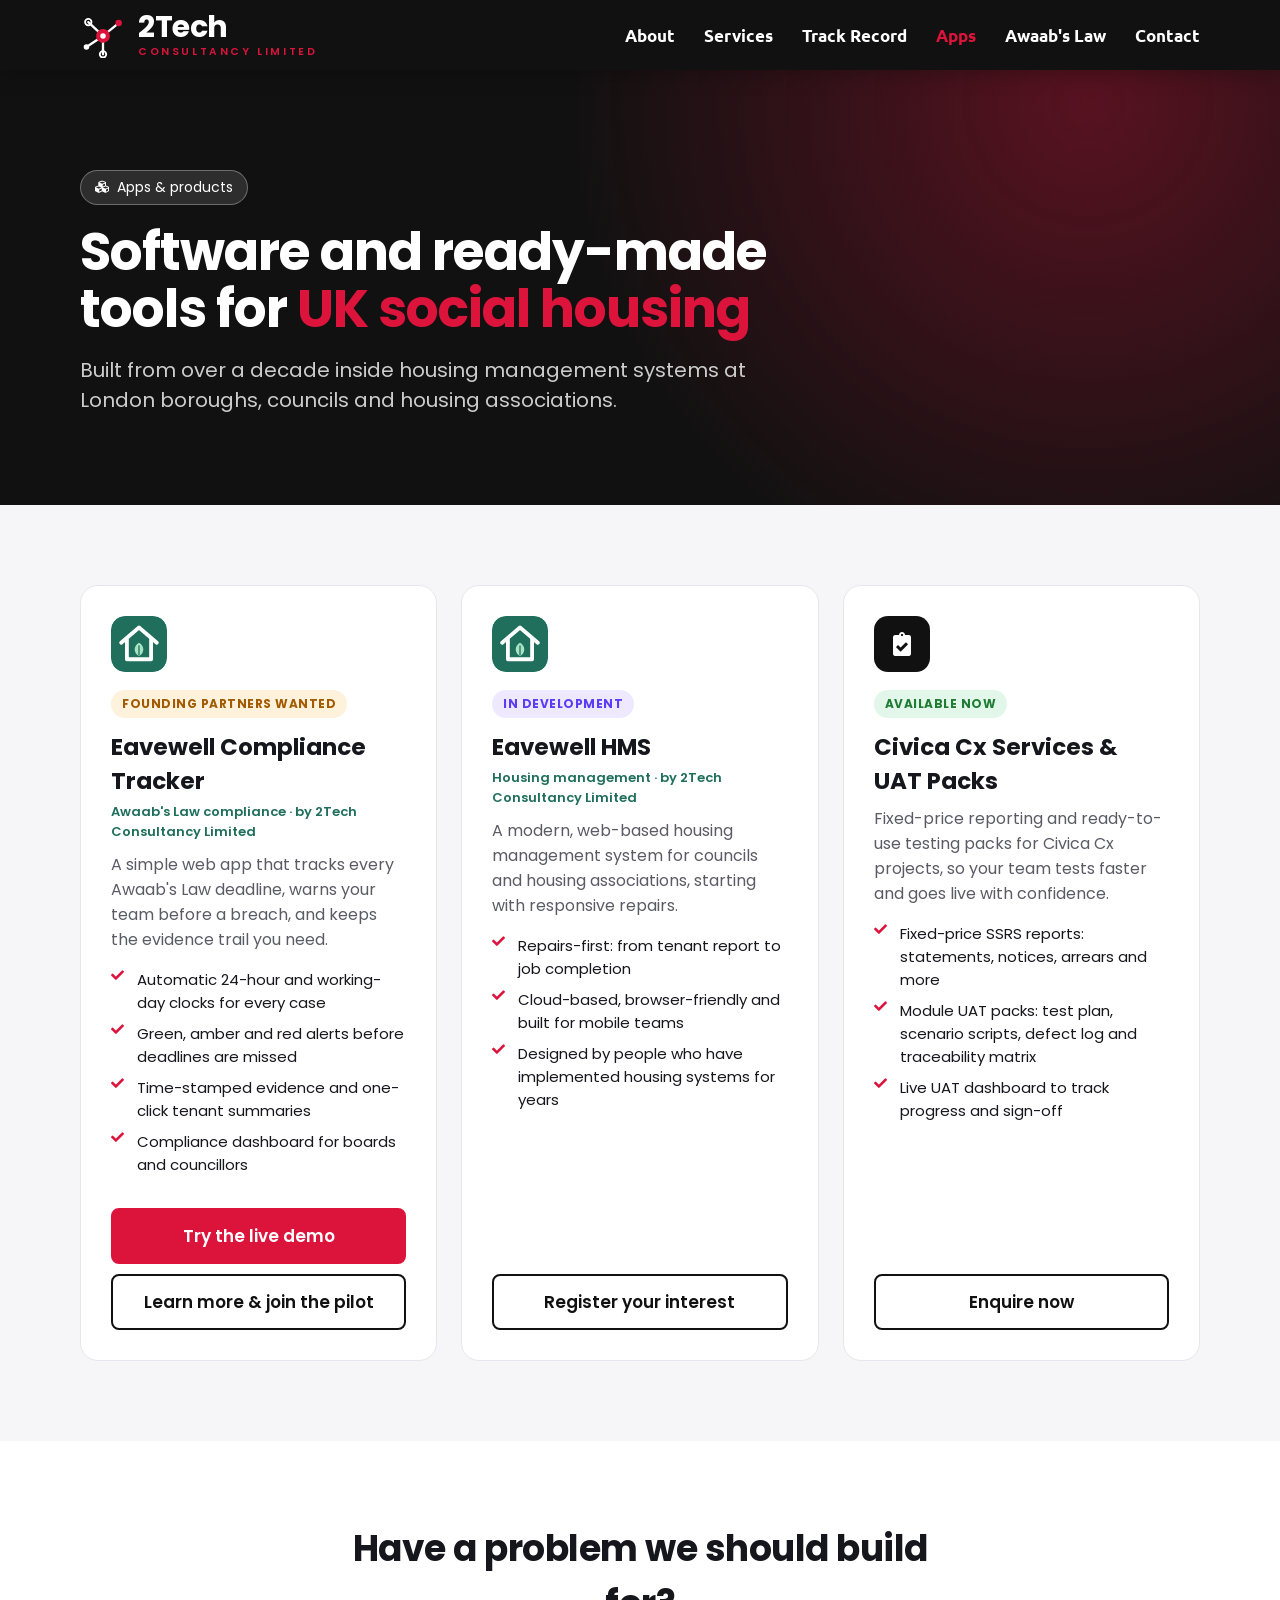
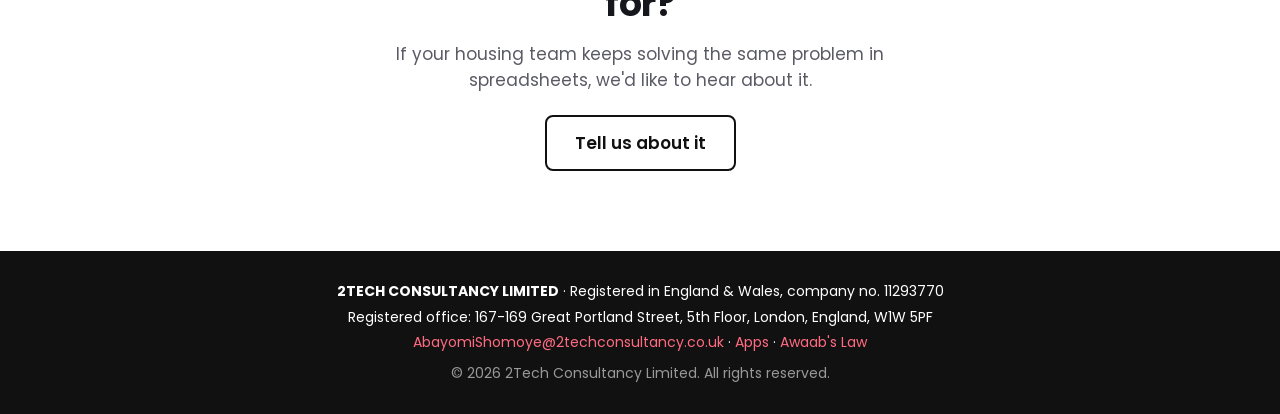
<file: apps/index.html>
<!DOCTYPE html>
<!-- 2Tech Consultancy Limited -->
<html lang="en-GB">
<head>
  <meta charset="UTF-8">
  <meta name="viewport" content="width=device-width, initial-scale=1.0">
  <title>Apps & Products | 2Tech Consultancy Limited</title>
  <meta name="description" content="Software and ready-made tools for UK social housing: the Eavewell Compliance Tracker for Awaab's Law, Eavewell HMS, and Civica Cx services and UAT packs.">
  <meta name="robots" content="index, follow">
  <link rel="canonical" href="https://www.2techconsultancy.co.uk/apps/">
  <meta property="og:type" content="website">
  <meta property="og:title" content="Apps & Products | 2Tech Consultancy Limited">
  <meta property="og:description" content="Software and ready-made tools for UK social housing: the Eavewell Compliance Tracker for Awaab's Law, Eavewell HMS, and Civica Cx services and UAT packs.">
  <meta property="og:url" content="https://www.2techconsultancy.co.uk/apps/">
  <meta property="og:image" content="https://www.2techconsultancy.co.uk/images/brand/og-image.png">
  <meta name="twitter:card" content="summary_large_image">
  <link rel="icon" href="../images/brand/icon.svg" type="image/svg+xml">
  <link rel="icon" href="../images/brand/favicon-32.png" sizes="32x32" type="image/png">
  <link rel="apple-touch-icon" href="../images/brand/apple-touch-icon.png">
  <link rel="stylesheet" href="../style.css">
  <link rel="stylesheet" href="../pages.css">
  <link rel="stylesheet" href="https://cdnjs.cloudflare.com/ajax/libs/font-awesome/5.15.3/css/all.min.css" />
</head>
<body class="page">
  <nav class="navbar sticky">
    <div class="max-width">
      <div class="logo"><a href="../" aria-label="2Tech Consultancy Limited home">
        <svg class="logo-icon" viewBox="0 0 100 100" aria-hidden="true"><g stroke="currentColor" stroke-width="5" stroke-linecap="round"><path d="M50 52 L18 22 M50 52 L84 24 M50 52 L50 92 M50 52 L14 76"/></g><circle cx="18" cy="22" r="7" fill="none" stroke="currentColor" stroke-width="4"/><circle cx="84" cy="24" r="7" fill="#DC143C"/><circle cx="50" cy="92" r="7" fill="none" stroke="currentColor" stroke-width="4"/><circle cx="14" cy="76" r="6" fill="currentColor"/><circle cx="50" cy="52" r="15" fill="#DC143C"/><circle cx="50" cy="52" r="6" fill="#fff"/></svg>
        <span class="logo-text"><span class="logo-name">2Tech</span><span class="logo-sub">Consultancy Limited</span></span>
      </a></div>
      <ul class="menu">
        <li><a href="../#about" class="menu-btn">About</a></li>
        <li><a href="../#services" class="menu-btn">Services</a></li>
        <li><a href="../#teams" class="menu-btn">Track Record</a></li>
        <li><a href="../apps/" class="menu-btn active">Apps</a></li>
        <li><a href="../awaabs-law/" class="menu-btn">Awaab's Law</a></li>
        <li><a href="../#contact" class="menu-btn">Contact</a></li>
      </ul>
      <div class="menu-btn"><i class="fas fa-bars"></i></div>
    </div>
  </nav>

  <header class="page-hero">
    <div class="max-width">
      <span class="chip"><i class="fas fa-cubes"></i>&nbsp; Apps &amp; products</span>
      <h1>Software and ready-made tools for <span>UK social housing</span></h1>
      <p class="lead">Built from over a decade inside housing management systems at London boroughs, councils and housing associations.</p>
    </div>
  </header>

  <section class="alt">
    <div class="max-width">
      <div class="app-grid">
        <article class="app-card">
          <img class="app-icon-img" src="../images/brand/eavewell-icon.svg" alt="Eavewell logo" width="56" height="56">
          <span class="badge amber">Founding partners wanted</span>
          <h3>Eavewell Compliance Tracker</h3>
          <p class="byline">Awaab's Law compliance &middot; by 2Tech Consultancy Limited</p>
          <p>A simple web app that tracks every Awaab's Law deadline, warns your team before a breach, and keeps the evidence trail you need.</p>
          <ul>
            <li>Automatic 24-hour and working-day clocks for every case</li>
            <li>Green, amber and red alerts before deadlines are missed</li>
            <li>Time-stamped evidence and one-click tenant summaries</li>
            <li>Compliance dashboard for boards and councillors</li>
          </ul>
          <a class="btn-red" href="../eavewell/demo/">Try the live demo</a>
          <a class="btn-line" href="../awaabs-law/" style="margin-top:10px">Learn more &amp; join the pilot</a>
        </article>

        <article class="app-card">
          <img class="app-icon-img" src="../images/brand/eavewell-icon.svg" alt="Eavewell logo" width="56" height="56">
          <span class="badge purple">In development</span>
          <h3>Eavewell HMS</h3>
          <p class="byline">Housing management &middot; by 2Tech Consultancy Limited</p>
          <p>A modern, web-based housing management system for councils and housing associations, starting with responsive repairs.</p>
          <ul>
            <li>Repairs-first: from tenant report to job completion</li>
            <li>Cloud-based, browser-friendly and built for mobile teams</li>
            <li>Designed by people who have implemented housing systems for years</li>
          </ul>
          <a class="btn-line" href="../#contact">Register your interest</a>
        </article>

        <article class="app-card">
          <div class="app-icon"><i class="fas fa-clipboard-check"></i></div>
          <span class="badge green">Available now</span>
          <h3>Civica Cx Services &amp; UAT Packs</h3>
          <p>Fixed-price reporting and ready-to-use testing packs for Civica Cx projects, so your team tests faster and goes live with confidence.</p>
          <ul>
            <li>Fixed-price SSRS reports: statements, notices, arrears and more</li>
            <li>Module UAT packs: test plan, scenario scripts, defect log and traceability matrix</li>
            <li>Live UAT dashboard to track progress and sign-off</li>
          </ul>
          <a class="btn-line" href="../#contact">Enquire now</a>
        </article>
      </div>
    </div>
  </section>

  <section class="light">
    <div class="max-width section-head" style="margin-bottom:0">
      <h2>Have a problem we should build for?</h2>
      <p>If your housing team keeps solving the same problem in spreadsheets, we'd like to hear about it.</p>
      <div style="margin-top:22px"><a class="btn-line" href="../#contact">Tell us about it</a></div>
    </div>
  </section>

  <footer>
    <div class="footer-inner">
      <div><b>2TECH CONSULTANCY LIMITED</b> &middot; Registered in England &amp; Wales, company no. 11293770</div>
      <div>Registered office: 167-169 Great Portland Street, 5th Floor, London, England, W1W 5PF</div>
      <div class="footer-links"><a href="mailto:AbayomiShomoye@2techconsultancy.co.uk">AbayomiShomoye@2techconsultancy.co.uk</a> &middot; <a href="../apps/">Apps</a> &middot; <a href="../awaabs-law/">Awaab's Law</a></div>
      <div class="copy">&copy; 2026 2Tech Consultancy Limited. All rights reserved.</div>
    </div>
  </footer>
  <script src="../nav.js"></script>
  <script src="../forms.js"></script>
</body>
</html>
</file>
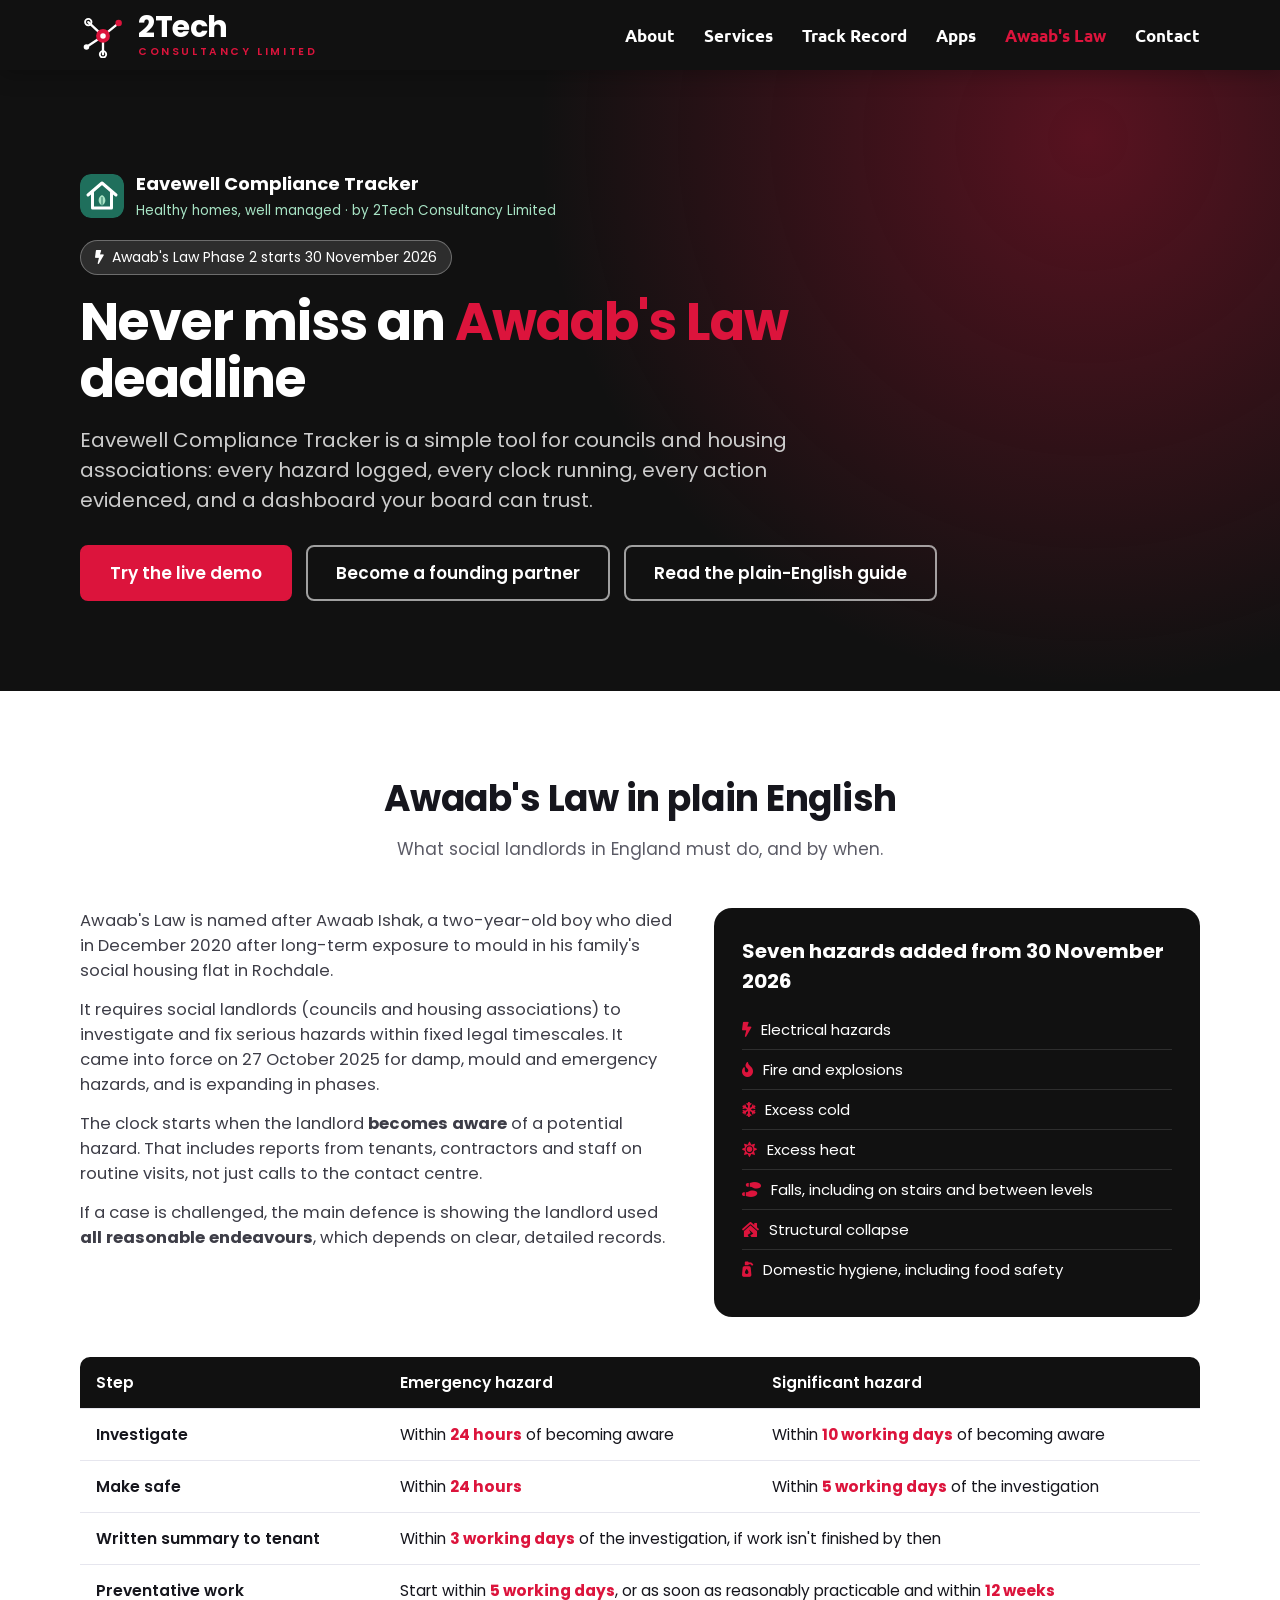
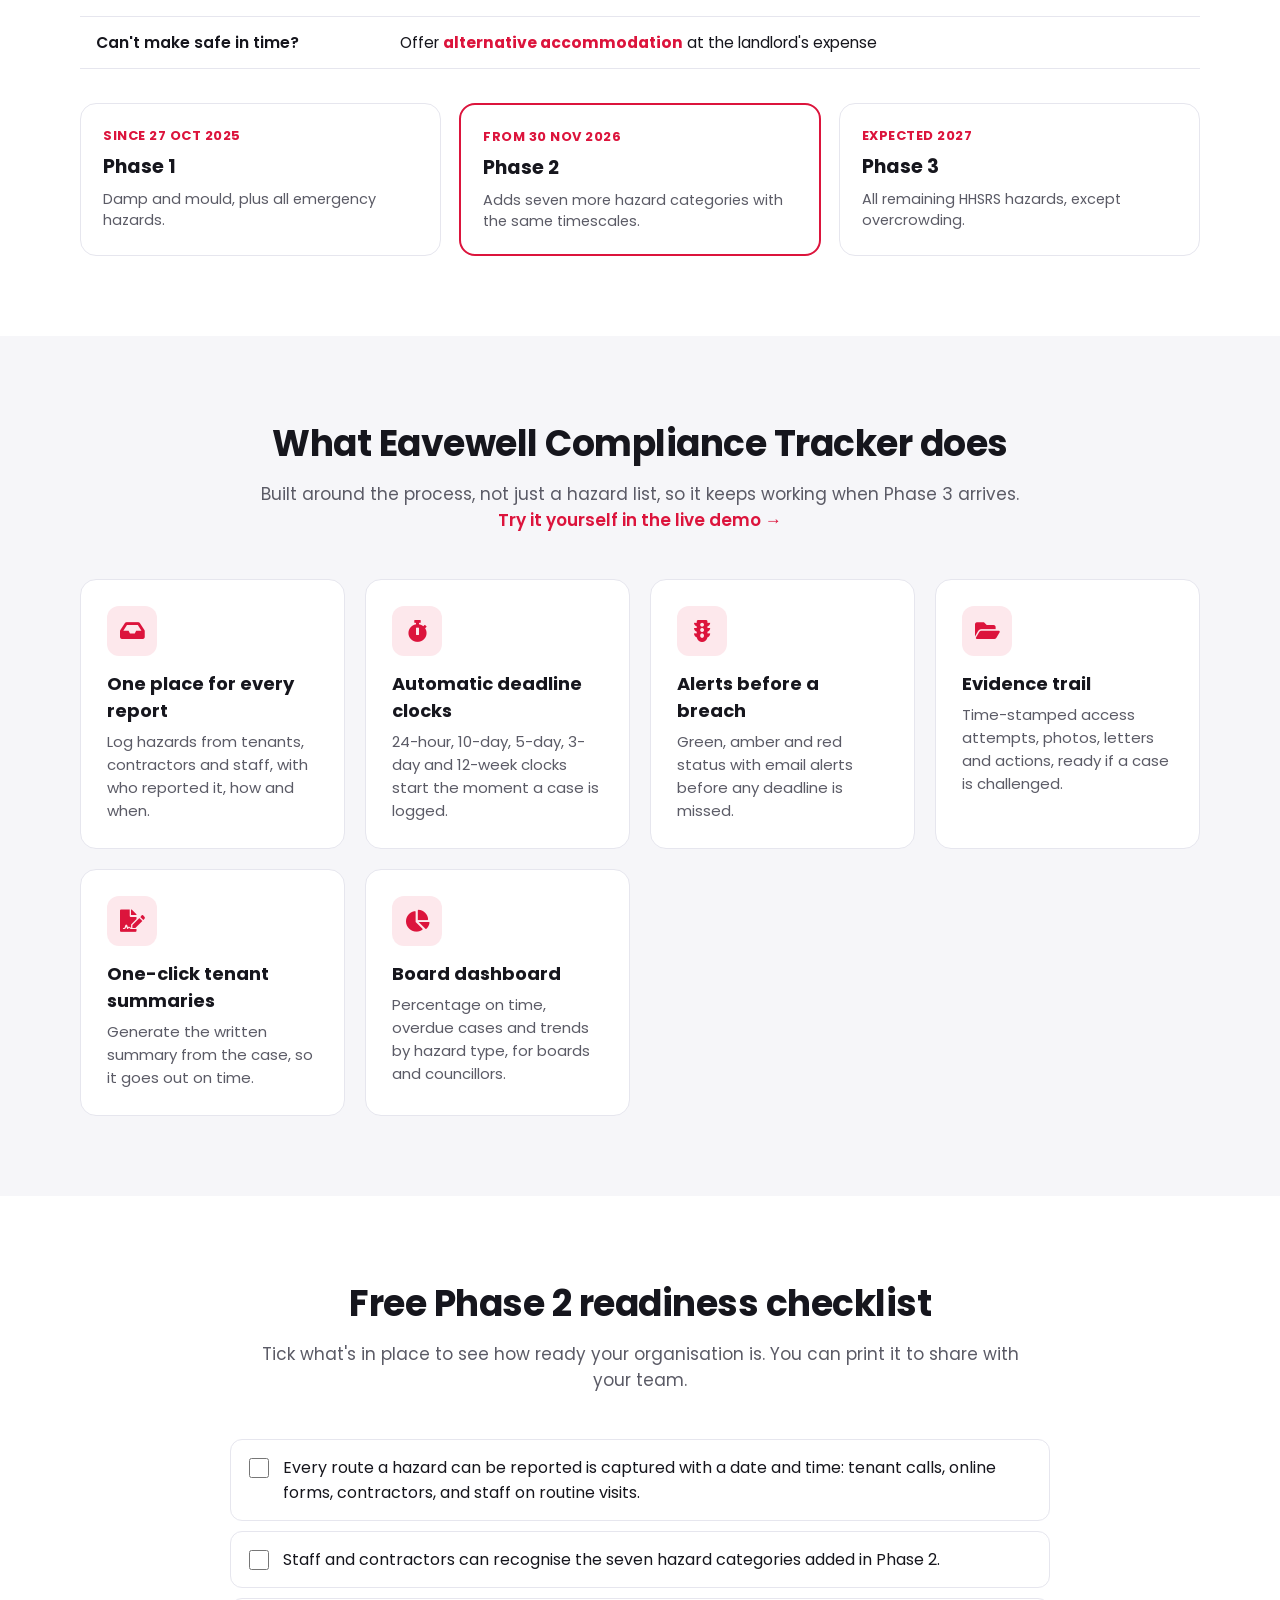
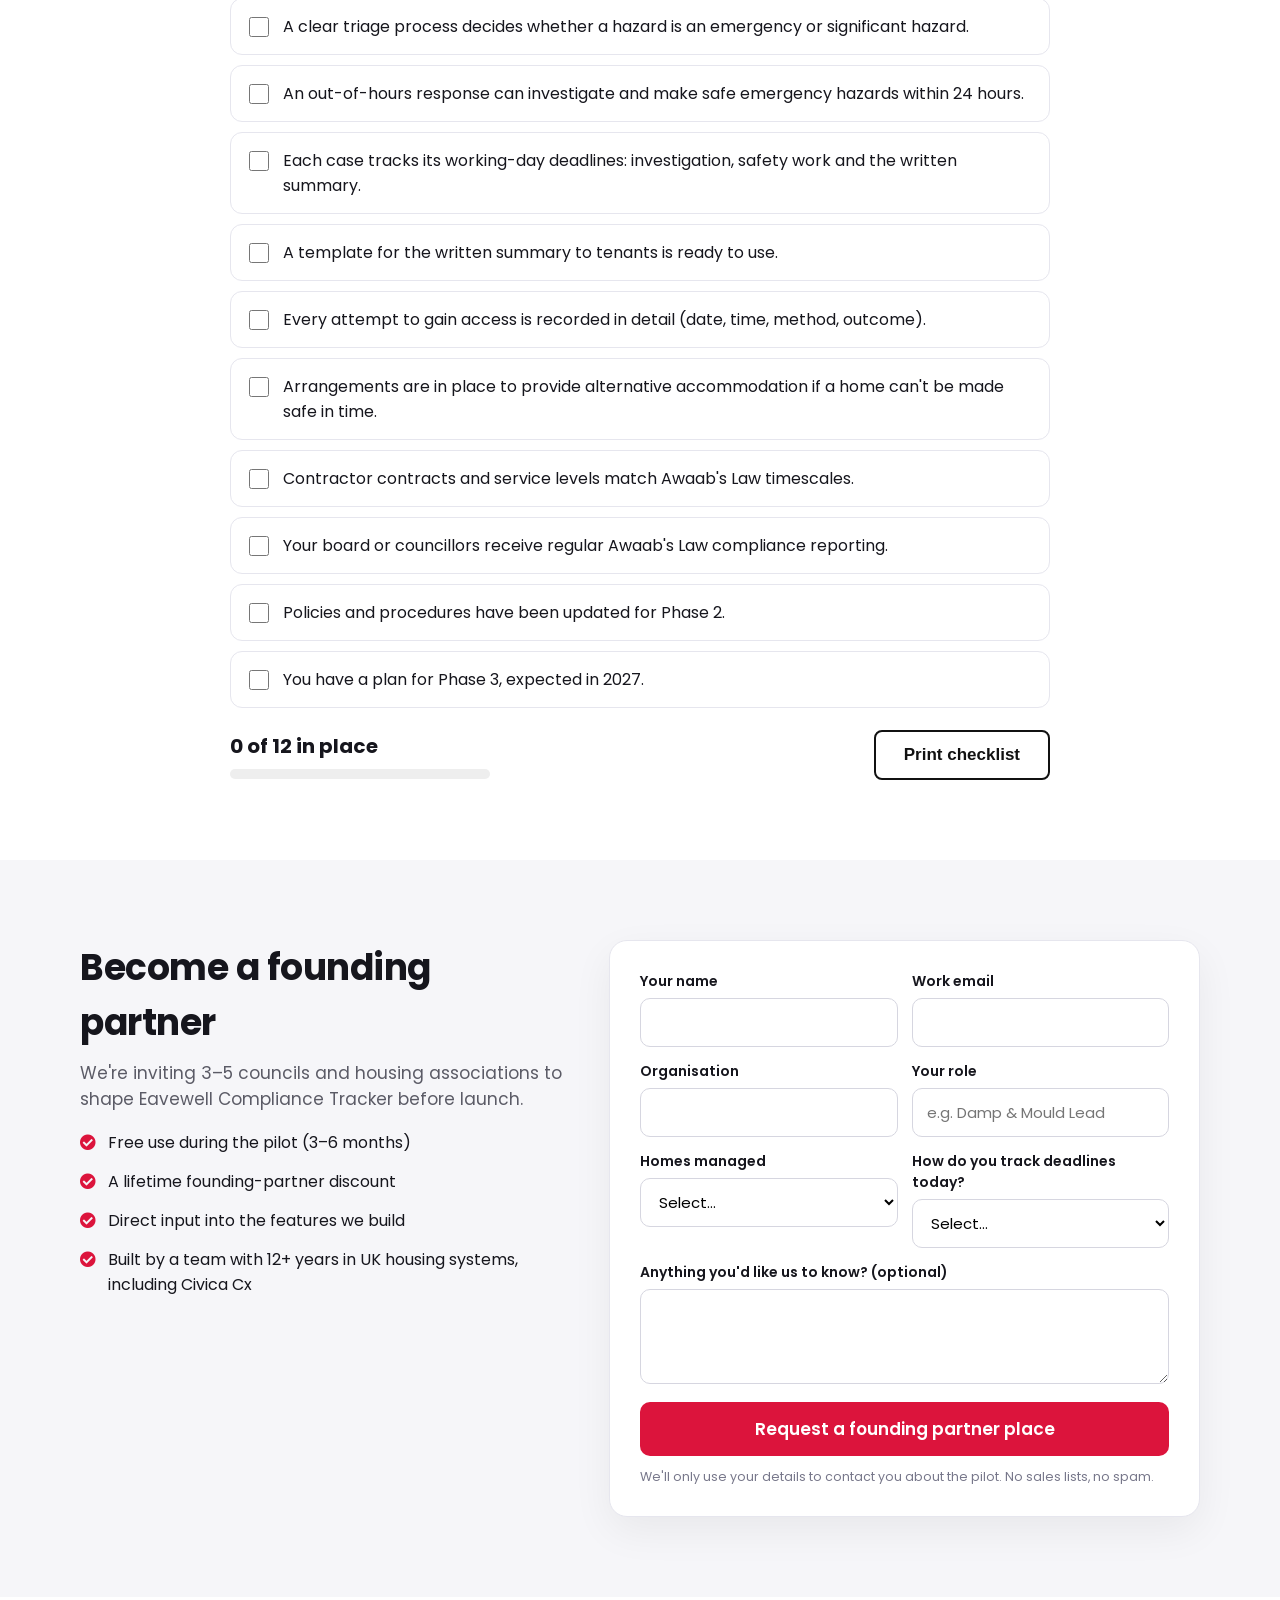
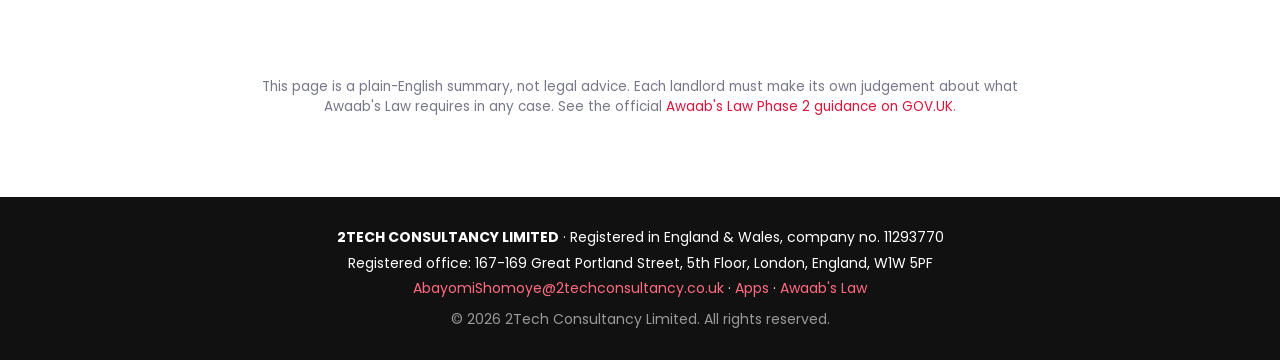
<file: awaabs-law/index.html>
<!DOCTYPE html>
<!-- 2Tech Consultancy Limited -->
<html lang="en-GB">
<head>
  <meta charset="UTF-8">
  <meta name="viewport" content="width=device-width, initial-scale=1.0">
  <title>Eavewell Compliance Tracker | Awaab's Law for Social Landlords | 2Tech Consultancy Limited</title>
  <meta name="description" content="Eavewell Compliance Tracker: track every Awaab's Law deadline. Plain-English guide to Phase 2 (from 30 November 2026), free readiness checklist, and founding-partner places for councils and housing associations.">
  <meta name="robots" content="index, follow">
  <link rel="canonical" href="https://www.2techconsultancy.co.uk/awaabs-law/">
  <meta property="og:type" content="website">
  <meta property="og:title" content="Eavewell Compliance Tracker | Awaab's Law for Social Landlords | 2Tech Consultancy Limited">
  <meta property="og:description" content="Eavewell Compliance Tracker: track every Awaab's Law deadline. Plain-English guide to Phase 2 (from 30 November 2026), free readiness checklist, and founding-partner places for councils and housing associations.">
  <meta property="og:url" content="https://www.2techconsultancy.co.uk/awaabs-law/">
  <meta property="og:image" content="https://www.2techconsultancy.co.uk/images/brand/og-image.png">
  <meta name="twitter:card" content="summary_large_image">
  <link rel="icon" href="../images/brand/icon.svg" type="image/svg+xml">
  <link rel="icon" href="../images/brand/favicon-32.png" sizes="32x32" type="image/png">
  <link rel="apple-touch-icon" href="../images/brand/apple-touch-icon.png">
  <link rel="stylesheet" href="../style.css">
  <link rel="stylesheet" href="../pages.css">
  <link rel="stylesheet" href="https://cdnjs.cloudflare.com/ajax/libs/font-awesome/5.15.3/css/all.min.css" />
</head>
<body class="page">
  <nav class="navbar sticky">
    <div class="max-width">
      <div class="logo"><a href="../" aria-label="2Tech Consultancy Limited home">
        <svg class="logo-icon" viewBox="0 0 100 100" aria-hidden="true"><g stroke="currentColor" stroke-width="5" stroke-linecap="round"><path d="M50 52 L18 22 M50 52 L84 24 M50 52 L50 92 M50 52 L14 76"/></g><circle cx="18" cy="22" r="7" fill="none" stroke="currentColor" stroke-width="4"/><circle cx="84" cy="24" r="7" fill="#DC143C"/><circle cx="50" cy="92" r="7" fill="none" stroke="currentColor" stroke-width="4"/><circle cx="14" cy="76" r="6" fill="currentColor"/><circle cx="50" cy="52" r="15" fill="#DC143C"/><circle cx="50" cy="52" r="6" fill="#fff"/></svg>
        <span class="logo-text"><span class="logo-name">2Tech</span><span class="logo-sub">Consultancy Limited</span></span>
      </a></div>
      <ul class="menu">
        <li><a href="../#about" class="menu-btn">About</a></li>
        <li><a href="../#services" class="menu-btn">Services</a></li>
        <li><a href="../#teams" class="menu-btn">Track Record</a></li>
        <li><a href="../apps/" class="menu-btn">Apps</a></li>
        <li><a href="../awaabs-law/" class="menu-btn active">Awaab's Law</a></li>
        <li><a href="../#contact" class="menu-btn">Contact</a></li>
      </ul>
      <div class="menu-btn"><i class="fas fa-bars"></i></div>
    </div>
  </nav>

  <header class="page-hero">
    <div class="max-width">
      <div class="product-lockup"><img src="../images/brand/eavewell-icon.svg" alt="" width="44" height="44"><div><b>Eavewell Compliance Tracker</b><span>Healthy homes, well managed &middot; by 2Tech Consultancy Limited</span></div></div>
      <span class="chip"><i class="fas fa-bolt"></i>&nbsp; Awaab's Law Phase 2 starts 30 November 2026</span>
      <h1>Never miss an <span>Awaab's Law</span> deadline</h1>
      <p class="lead">Eavewell Compliance Tracker is a simple tool for councils and housing associations: every hazard logged, every clock running, every action evidenced, and a dashboard your board can trust.</p>
      <div class="ctas">
        <a class="btn-red" href="../eavewell/demo/">Try the live demo</a>
        <a class="btn-line" href="#partner">Become a founding partner</a>
        <a class="btn-line" href="#guide">Read the plain-English guide</a>
      </div>
    </div>
  </header>

  <section id="guide">
    <div class="max-width">
      <div class="section-head">
        <h2>Awaab's Law in plain English</h2>
        <p>What social landlords in England must do, and by when.</p>
      </div>
      <div class="guide-grid">
        <div>
          <p>Awaab's Law is named after Awaab Ishak, a two-year-old boy who died in December 2020 after long-term exposure to mould in his family's social housing flat in Rochdale.</p>
          <p>It requires social landlords (councils and housing associations) to investigate and fix serious hazards within fixed legal timescales. It came into force on 27 October 2025 for damp, mould and emergency hazards, and is expanding in phases.</p>
          <p>The clock starts when the landlord <b>becomes aware</b> of a potential hazard. That includes reports from tenants, contractors and staff on routine visits, not just calls to the contact centre.</p>
          <p>If a case is challenged, the main defence is showing the landlord used <b>all reasonable endeavours</b>, which depends on clear, detailed records.</p>
        </div>
        <aside class="callout">
          <h3>Seven hazards added from 30 November 2026</h3>
          <ul>
            <li><i class="fas fa-bolt"></i> Electrical hazards</li>
            <li><i class="fas fa-fire"></i> Fire and explosions</li>
            <li><i class="fas fa-snowflake"></i> Excess cold</li>
            <li><i class="fas fa-sun"></i> Excess heat</li>
            <li><i class="fas fa-shoe-prints"></i> Falls, including on stairs and between levels</li>
            <li><i class="fas fa-house-damage"></i> Structural collapse</li>
            <li><i class="fas fa-pump-soap"></i> Domestic hygiene, including food safety</li>
          </ul>
        </aside>
      </div>

      <div class="table-wrap" style="margin-top:40px">
        <table class="times">
          <thead><tr><th>Step</th><th>Emergency hazard</th><th>Significant hazard</th></tr></thead>
          <tbody>
            <tr><td>Investigate</td><td>Within <b>24 hours</b> of becoming aware</td><td>Within <b>10 working days</b> of becoming aware</td></tr>
            <tr><td>Make safe</td><td>Within <b>24 hours</b></td><td>Within <b>5 working days</b> of the investigation</td></tr>
            <tr><td>Written summary to tenant</td><td colspan="2">Within <b>3 working days</b> of the investigation, if work isn't finished by then</td></tr>
            <tr><td>Preventative work</td><td colspan="2">Start within <b>5 working days</b>, or as soon as reasonably practicable and within <b>12 weeks</b></td></tr>
            <tr><td>Can't make safe in time?</td><td colspan="2">Offer <b>alternative accommodation</b> at the landlord's expense</td></tr>
          </tbody>
        </table>
      </div>

      <div class="phases">
        <div class="phase"><div class="when">Since 27 Oct 2025</div><h4>Phase 1</h4><p>Damp and mould, plus all emergency hazards.</p></div>
        <div class="phase now"><div class="when">From 30 Nov 2026</div><h4>Phase 2</h4><p>Adds seven more hazard categories with the same timescales.</p></div>
        <div class="phase"><div class="when">Expected 2027</div><h4>Phase 3</h4><p>All remaining HHSRS hazards, except overcrowding.</p></div>
      </div>
    </div>
  </section>

  <section class="alt">
    <div class="max-width">
      <div class="section-head">
        <h2>What Eavewell Compliance Tracker does</h2>
        <p>Built around the process, not just a hazard list, so it keeps working when Phase 3 arrives. <a href="../eavewell/demo/" style="color:crimson;font-weight:600">Try it yourself in the live demo &rarr;</a></p>
      </div>
      <div class="feature-grid">
        <div class="feature"><i class="fas fa-inbox"></i><h3>One place for every report</h3><p>Log hazards from tenants, contractors and staff, with who reported it, how and when.</p></div>
        <div class="feature"><i class="fas fa-stopwatch"></i><h3>Automatic deadline clocks</h3><p>24-hour, 10-day, 5-day, 3-day and 12-week clocks start the moment a case is logged.</p></div>
        <div class="feature"><i class="fas fa-traffic-light"></i><h3>Alerts before a breach</h3><p>Green, amber and red status with email alerts before any deadline is missed.</p></div>
        <div class="feature"><i class="fas fa-folder-open"></i><h3>Evidence trail</h3><p>Time-stamped access attempts, photos, letters and actions, ready if a case is challenged.</p></div>
        <div class="feature"><i class="fas fa-file-signature"></i><h3>One-click tenant summaries</h3><p>Generate the written summary from the case, so it goes out on time.</p></div>
        <div class="feature"><i class="fas fa-chart-pie"></i><h3>Board dashboard</h3><p>Percentage on time, overdue cases and trends by hazard type, for boards and councillors.</p></div>
      </div>
    </div>
  </section>

  <section id="checklist">
    <div class="max-width">
      <div class="section-head">
        <h2>Free Phase 2 readiness checklist</h2>
        <p>Tick what's in place to see how ready your organisation is. You can print it to share with your team.</p>
      </div>
      <div class="checklist" id="readiness">
          <label><input type="checkbox"> <span>Every route a hazard can be reported is captured with a date and time: tenant calls, online forms, contractors, and staff on routine visits.</span></label>
          <label><input type="checkbox"> <span>Staff and contractors can recognise the seven hazard categories added in Phase 2.</span></label>
          <label><input type="checkbox"> <span>A clear triage process decides whether a hazard is an emergency or significant hazard.</span></label>
          <label><input type="checkbox"> <span>An out-of-hours response can investigate and make safe emergency hazards within 24 hours.</span></label>
          <label><input type="checkbox"> <span>Each case tracks its working-day deadlines: investigation, safety work and the written summary.</span></label>
          <label><input type="checkbox"> <span>A template for the written summary to tenants is ready to use.</span></label>
          <label><input type="checkbox"> <span>Every attempt to gain access is recorded in detail (date, time, method, outcome).</span></label>
          <label><input type="checkbox"> <span>Arrangements are in place to provide alternative accommodation if a home can't be made safe in time.</span></label>
          <label><input type="checkbox"> <span>Contractor contracts and service levels match Awaab's Law timescales.</span></label>
          <label><input type="checkbox"> <span>Your board or councillors receive regular Awaab's Law compliance reporting.</span></label>
          <label><input type="checkbox"> <span>Policies and procedures have been updated for Phase 2.</span></label>
          <label><input type="checkbox"> <span>You have a plan for Phase 3, expected in 2027.</span></label>
        <div class="score">
          <div><b id="score-text">0 of 12 in place</b><div class="bar"><span id="score-bar"></span></div></div>
          <button class="btn-line no-print" type="button" onclick="window.print()" style="background:none;cursor:pointer;color:#111;border-color:#111">Print checklist</button>
        </div>
      </div>
    </div>
  </section>

  <section class="alt" id="partner">
    <div class="max-width partner">
      <div>
        <div class="section-head" style="text-align:left;margin:0">
          <h2>Become a founding partner</h2>
          <p>We're inviting 3&ndash;5 councils and housing associations to shape Eavewell Compliance Tracker before launch.</p>
        </div>
        <ul class="perks">
          <li><i class="fas fa-check-circle"></i> Free use during the pilot (3&ndash;6 months)</li>
          <li><i class="fas fa-check-circle"></i> A lifetime founding-partner discount</li>
          <li><i class="fas fa-check-circle"></i> Direct input into the features we build</li>
          <li><i class="fas fa-check-circle"></i> Built by a team with 12+ years in UK housing systems, including Civica Cx</li>
        </ul>
      </div>
      <form class="pform" data-formspree data-success="Thank you! We'll be in touch within two working days to arrange a short call.">
        <input type="hidden" name="_subject" value="Founding partner request - Eavewell Compliance Tracker">
        <input type="hidden" name="form_type" value="Founding partner (Eavewell Compliance Tracker)">
        <input type="text" name="_gotcha" style="display:none" tabindex="-1" autocomplete="off">
        <div class="row2">
          <label>Your name<input type="text" name="name" required autocomplete="name"></label>
          <label>Work email<input type="email" name="email" required autocomplete="email"></label>
        </div>
        <div class="row2">
          <label>Organisation<input type="text" name="organisation" required autocomplete="organization"></label>
          <label>Your role<input type="text" name="role" placeholder="e.g. Damp &amp; Mould Lead"></label>
        </div>
        <div class="row2">
          <label>Homes managed
            <select name="homes">
              <option value="">Select&hellip;</option><option>Under 1,000</option><option>1,000 &ndash; 5,000</option>
              <option>5,000 &ndash; 15,000</option><option>15,000 &ndash; 50,000</option><option>Over 50,000</option>
            </select>
          </label>
          <label>How do you track deadlines today?
            <select name="current_tracking">
              <option value="">Select&hellip;</option><option>Spreadsheets</option><option>Our housing management system</option>
              <option>A separate compliance tool</option><option>Not tracked consistently</option><option>Other</option>
            </select>
          </label>
        </div>
        <label>Anything you'd like us to know? (optional)<textarea name="message" rows="3"></textarea></label>
        <button type="submit">Request a founding partner place</button>
        <p class="fine">We'll only use your details to contact you about the pilot. No sales lists, no spam.</p>
        <div class="form-ack" role="status" aria-live="polite"></div>
      </form>
    </div>
  </section>

  <section>
    <p class="disclaimer">This page is a plain-English summary, not legal advice. Each landlord must make its own judgement about what Awaab's Law requires in any case. See the official <a href="https://www.gov.uk/government/publications/awaabs-law-phase-2-guidance-for-social-housing-landlords/awaabs-law-phase-2-guidance-for-social-landlords" target="_blank" rel="noopener">Awaab's Law Phase 2 guidance on GOV.UK</a>.</p>
  </section>

  <script>
    (function(){
      var boxes = document.querySelectorAll('#readiness input[type=checkbox]');
      function update(){
        var n = 0;
        Array.prototype.forEach.call(boxes, function(b){ if (b.checked) n++; b.parentNode.classList.toggle('done', b.checked); });
        document.getElementById('score-text').textContent = n + ' of ' + boxes.length + ' in place';
        document.getElementById('score-bar').style.width = (n / boxes.length * 100) + '%';
      }
      Array.prototype.forEach.call(boxes, function(b){ b.addEventListener('change', update); });
    })();
  </script>

  <footer>
    <div class="footer-inner">
      <div><b>2TECH CONSULTANCY LIMITED</b> &middot; Registered in England &amp; Wales, company no. 11293770</div>
      <div>Registered office: 167-169 Great Portland Street, 5th Floor, London, England, W1W 5PF</div>
      <div class="footer-links"><a href="mailto:AbayomiShomoye@2techconsultancy.co.uk">AbayomiShomoye@2techconsultancy.co.uk</a> &middot; <a href="../apps/">Apps</a> &middot; <a href="../awaabs-law/">Awaab's Law</a></div>
      <div class="copy">&copy; 2026 2Tech Consultancy Limited. All rights reserved.</div>
    </div>
  </footer>
  <script src="../nav.js"></script>
  <script src="../forms.js"></script>
</body>
</html>
</file>
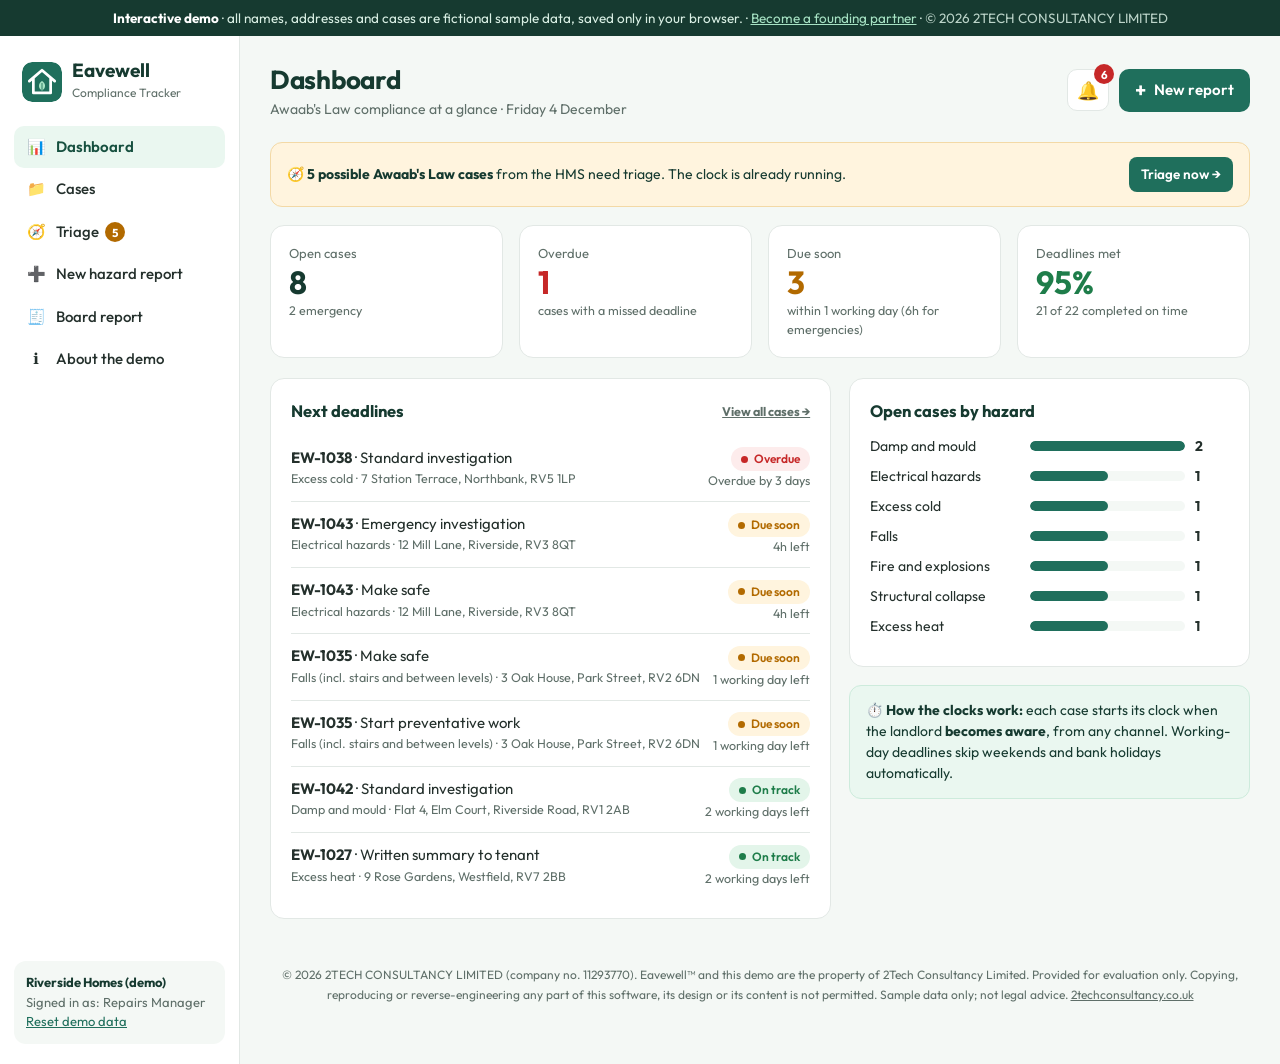
<file: eavewell/demo/index.html>
<!DOCTYPE html> <html lang="en-GB"> <head><!-- © 2026 2TECH CONSULTANCY LIMITED. Eavewell(TM). All rights reserved. Copying or reverse-engineering is not permitted. --> <meta charset="UTF-8"> <meta name="viewport" content="width=device-width,initial-scale=1"> <title>Eavewell Compliance Tracker – Interactive Demo | 2Tech Consultancy Limited</title> <meta name="description" content="Try the Eavewell Compliance Tracker demo: Awaab's Law deadline clocks, alerts, evidence trail, tenant summaries and board reporting, with sample data."> <meta name="robots" content="index, follow"> <link rel="canonical" href="https://www.2techconsultancy.co.uk/eavewell/demo/"> <link rel="icon" href="../../images/brand/eavewell-icon.svg" type="image/svg+xml"> <link rel="preconnect" href="https://fonts.googleapis.com"> <link rel="preconnect" href="https://fonts.gstatic.com" crossorigin> <link href="https://fonts.googleapis.com/css2?family=Outfit:wght@400;500;600;700&display=swap" rel="stylesheet"> <style>:root{--g:#1F6F5C;--g2:#16503F;--mint:#A7E3C4;--mintbg:#EAF7F0;--ink:#163A30;--text:#24302C;--muted:#5F6F69;--line:#E2E8E5;--bg:#F4F8F5;--card:#fff;--red:#C62828;--redbg:#FDECEC;--amber:#B26A00;--amberbg:#FFF4DE;--greenbg:#E3F5EA;--green:#1E7D4A;--grey:#7A8580;--greybg:#EEF1EF;--r:14px}*{box-sizing:border-box;margin:0;padding:0}body{font-family:Outfit,system-ui,-apple-system,"Segoe UI",sans-serif;color:var(--text);background:var(--bg);font-size:15px;line-height:1.5}a{color:var(--g)}button{font:inherit;cursor:pointer}.demo-bar{background:var(--ink);color:#d9efe4;font-size:13.5px;text-align:center;padding:8px 14px}.demo-bar b{color:#fff}.demo-bar a{color:var(--mint)}.demo-bar .copy{opacity:.85}.legal{font-size:12px;color:var(--muted);text-align:center;margin-top:28px;line-height:1.6}.legal a{color:var(--muted)}.app{display:grid;grid-template-columns:240px 1fr;min-height:calc(100vh - 37px)}aside{background:#fff;border-right:1px solid var(--line);padding:20px 14px;display:flex;flex-direction:column;gap:4px}.brand{display:flex;align-items:center;gap:10px;padding:4px 8px 18px}.brand img{width:40px;height:40px;border-radius:10px}.brand b{display:block;font-size:19px;color:var(--ink);line-height:1.1}.brand span{font-size:12px;color:var(--muted)}.nav a{display:flex;align-items:center;gap:10px;padding:10px 12px;border-radius:10px;text-decoration:none;color:var(--text);font-weight:500}.nav a:hover{background:var(--bg)}.nav a.on{background:var(--mintbg);color:var(--g2);font-weight:600}.nav .ico{width:20px;text-align:center}.nb{display:inline-grid;place-items:center;min-width:20px;height:20px;padding:0 6px;margin-left:6px;border-radius:999px;background:var(--amber);color:#fff;font-size:11.5px;font-weight:700}.nb:empty{display:none}.grid4.grid3{grid-template-columns:repeat(3,1fr)}.cols>div{min-width:0}.letter{overflow-wrap:anywhere}.card h3{flex-wrap:wrap}@media (max-width:820px){.grid4.grid3{grid-template-columns:1fr}.tq .actions .btn{width:100%;justify-content:center}}.org{margin-top:auto;padding:12px;border-radius:12px;background:var(--bg);font-size:13px;color:var(--muted)}.org b{color:var(--ink);display:block}main{padding:24px 30px 60px;min-width:0}.top{display:flex;align-items:center;justify-content:space-between;gap:12px;margin-bottom:22px;flex-wrap:wrap}.top h1{font-size:26px;color:var(--ink);letter-spacing:-.3px}.top .sub{color:var(--muted);font-size:14px}.top-actions{display:flex;gap:10px;align-items:center;position:relative}.btn{border:0;background:var(--g);color:#fff;padding:10px 16px;border-radius:10px;font-weight:600;display:inline-flex;align-items:center;gap:8px;text-decoration:none;white-space:nowrap}.btn:hover{background:var(--g2)}.btn.ghost{background:#fff;color:var(--ink);border:1px solid var(--line)}.btn.ghost:hover{border-color:#b9c6c0}.btn.sm{padding:7px 12px;font-size:13.5px;border-radius:8px}.btn.danger{background:#fff;color:var(--red);border:1px solid #f3c2c2}.bell{position:relative;width:42px;height:42px;border-radius:10px;border:1px solid var(--line);background:#fff;font-size:18px}.bell .n{position:absolute;top:-6px;right:-6px;background:var(--red);color:#fff;font-size:11.5px;font-weight:700;border-radius:999px;min-width:20px;height:20px;display:grid;place-items:center;padding:0 5px}.pop{position:absolute;right:0;top:50px;width:360px;max-width:90vw;background:#fff;border:1px solid var(--line);border-radius:14px;box-shadow:0 16px 40px rgba(22,58,48,.15);z-index:30;display:none;max-height:420px;overflow:auto}.pop.open{display:block}.pop h4{padding:14px 16px;border-bottom:1px solid var(--line)}.pop a{display:block;padding:12px 16px;border-bottom:1px solid var(--line);text-decoration:none;color:var(--text);font-size:14px}.pop a:hover{background:var(--bg)}.pop .empty{padding:16px;color:var(--muted)}.grid4{display:grid;grid-template-columns:repeat(4,1fr);gap:16px;margin-bottom:20px}.kpi{background:#fff;border:1px solid var(--line);border-radius:var(--r);padding:18px}.kpi .l{font-size:13px;color:var(--muted)}.kpi .v{font-size:32px;font-weight:700;color:var(--ink);line-height:1.2}.kpi .h{font-size:12.5px;color:var(--muted)}.kpi.red .v{color:var(--red)}.kpi.amber .v{color:var(--amber)}.kpi.green .v{color:var(--green)}.cols{display:grid;grid-template-columns:1.4fr 1fr;gap:18px}.card{background:#fff;border:1px solid var(--line);border-radius:var(--r);padding:20px;margin-bottom:18px}.card h3{font-size:16.5px;color:var(--ink);margin-bottom:12px;display:flex;justify-content:space-between;align-items:center;gap:10px}.pill{display:inline-flex;align-items:center;gap:6px;font-size:12px;font-weight:600;padding:3px 10px;border-radius:999px;white-space:nowrap}.pill::before{content:"";width:7px;height:7px;border-radius:50%;background:currentColor}.pill.red{background:var(--redbg);color:var(--red)}.pill.amber{background:var(--amberbg);color:var(--amber)}.pill.green{background:var(--greenbg);color:var(--green)}.pill.grey{background:var(--greybg);color:var(--grey)}.pill.blue{background:#e8f0fb;color:#2457a6}.tag{display:inline-block;font-size:12px;font-weight:600;padding:3px 9px;border-radius:7px;background:var(--bg);color:var(--ink);white-space:nowrap}.tag.em{background:var(--redbg);color:var(--red)}.tag.inv-std{background:#e7f5ea;color:#22703a}.tag.inv-em{background:var(--redbg);color:var(--red)}.tag.inv-ren{background:#fdebdd;color:#a2470f}.tag.inv-fur{background:#e3f2fc;color:#1d5f8c}.invt td{vertical-align:top}.tag.p2{background:#eee9ff;color:#5b3df5}table{width:100%;border-collapse:collapse}th{text-align:left;font-size:12.5px;color:var(--muted);font-weight:600;padding:10px;border-bottom:1px solid var(--line);white-space:nowrap}td{padding:12px 10px;border-bottom:1px solid var(--line);vertical-align:top;font-size:14.5px}tr.click{cursor:pointer}tr.click:hover td{background:#fafcfb}.ref{font-weight:600;color:var(--ink)}.small{font-size:12.5px;color:var(--muted)}.bars .row{display:grid;grid-template-columns:150px 1fr 34px;gap:10px;align-items:center;margin-bottom:9px;font-size:14px}.bars .track{height:10px;background:var(--bg);border-radius:999px;overflow:hidden}.bars .fill{height:100%;background:var(--g);border-radius:999px}.list a{display:flex;justify-content:space-between;gap:10px;padding:11px 0;border-bottom:1px solid var(--line);text-decoration:none;color:var(--text)}.list a:last-child{border-bottom:0}.filters{display:flex;gap:10px;flex-wrap:wrap;margin-bottom:14px}.filters input,.filters select{padding:9px 12px;border:1px solid var(--line);border-radius:10px;font:inherit;background:#fff}.filters input{flex:1;min-width:200px}.case-head{display:flex;justify-content:space-between;gap:16px;flex-wrap:wrap;margin-bottom:16px}.case-head h2{font-size:24px;color:var(--ink)}.meta{display:grid;grid-template-columns:repeat(4,1fr);gap:14px}.meta div{font-size:14px}.meta b{display:block;font-size:12px;color:var(--muted);font-weight:500}.dl{display:grid;grid-template-columns:repeat(auto-fit,minmax(210px,1fr));gap:12px}.dlc{border:1px solid var(--line);border-radius:12px;padding:14px;border-left:5px solid var(--grey)}.dlc.red{border-left-color:var(--red);background:#fffbfb}.dlc.amber{border-left-color:var(--amber);background:#fffdf8}.dlc.green{border-left-color:var(--green)}.dlc.done{border-left-color:var(--g)}.dlc.late{border-left-color:var(--red)}.dlc .t{font-weight:600;color:var(--ink);font-size:14.5px}.dlc .d{font-size:13px;color:var(--muted);margin:4px 0 8px}.dlc .s{font-weight:600;font-size:14px}.actions{display:flex;flex-wrap:wrap;gap:8px}.tl{position:relative;padding-left:22px}.tl::before{content:"";position:absolute;left:6px;top:4px;bottom:4px;width:2px;background:var(--line)}.tli{position:relative;margin-bottom:14px}.tli::before{content:"";position:absolute;left:-21px;top:5px;width:12px;height:12px;border-radius:50%;background:#fff;border:3px solid var(--g)}.tli .w{font-size:12.5px;color:var(--muted)}.tli .x{font-size:14.5px}.form{display:grid;grid-template-columns:1fr 1fr;gap:14px}.form .full{grid-column:1/-1}label.f{display:block;font-size:13.5px;font-weight:600;color:var(--ink)}label.f input,label.f select,label.f textarea{display:block;width:100%;margin-top:6px;padding:10px 12px;border:1px solid #cfdad5;border-radius:10px;font:inherit;font-weight:400;background:#fff;color:var(--text)}label.f input:focus,label.f select:focus,label.f textarea:focus{outline:2px solid var(--g);border-color:transparent}.hint{font-size:12.5px;color:var(--muted);font-weight:400;margin-top:4px}.check{display:flex;gap:10px;align-items:center;font-size:14px}.check input{width:18px;height:18px;accent-color:var(--g)}.modal-bg{position:fixed;inset:0;background:rgba(22,58,48,.45);display:none;align-items:center;justify-content:center;z-index:50;padding:16px}.modal-bg.open{display:flex}.modal{background:#fff;border-radius:16px;width:560px;max-width:100%;max-height:90vh;overflow:auto;padding:24px}.modal h3{font-size:19px;color:var(--ink);margin-bottom:6px}.modal .lead{color:var(--muted);font-size:14px;margin-bottom:16px}.modal .foot{display:flex;justify-content:flex-end;gap:10px;margin-top:18px}.letter{border:1px solid var(--line);border-radius:12px;padding:26px;font-size:14.5px;background:#fff;white-space:pre-wrap;line-height:1.6}.toast{position:fixed;bottom:22px;left:50%;transform:translate(-50%,20px);background:var(--ink);color:#fff;padding:12px 18px;border-radius:12px;opacity:0;transition:.25s;z-index:60;font-size:14.5px;pointer-events:none}.toast.show{opacity:1;transform:translate(-50%,0)}.note{background:var(--mintbg);border:1px solid #cdebdc;border-radius:12px;padding:14px 16px;font-size:14px;color:var(--ink)}.empty-state{text-align:center;padding:30px;color:var(--muted)}.menu-toggle{display:none}@media (max-width:1100px){.grid4{grid-template-columns:repeat(2,1fr)}.cols{grid-template-columns:1fr}.meta{grid-template-columns:repeat(2,1fr)}}@media (max-width:820px){.app{grid-template-columns:minmax(0,1fr)}aside{min-width:0}aside{flex-direction:row;align-items:center;padding:10px 12px;gap:6px;overflow-x:auto;border-right:0;border-bottom:1px solid var(--line);position:sticky;top:0;z-index:20}.brand{padding:0 6px 0 0}.brand span{display:none}.brand b{font-size:16px}.brand img{width:32px;height:32px}.nav{display:flex;gap:4px}.nav a{padding:8px 10px;font-size:14px}.nav .lbl-long{display:none}.org{display:none}main{padding:18px 14px 50px}.form{grid-template-columns:1fr}.hide-m{display:none}td,th{padding:10px 6px}.bars .row{grid-template-columns:110px 1fr 28px}.tag,th{white-space:normal}.card{overflow-x:auto}td{font-size:13.5px}}@media print{.demo-bar,.no-print,.top-actions,aside{display:none!important}.app{display:block}main{padding:0}body{background:#fff}.card{break-inside:avoid}}</style> </head> <body> <div class="demo-bar"><b>Interactive demo</b> · all names, addresses and cases are fictional sample data, saved only in your browser. · <a href="../../awaabs-law/#partner">Become a founding partner</a> · <span class="copy">© 2026 2TECH CONSULTANCY LIMITED</span></div> <div class="app"> <aside> <div class="brand"><img src="../../images/brand/eavewell-icon.svg" alt="Eavewell"><div><b>Eavewell</b><span>Compliance Tracker</span></div></div> <nav class="nav"> <a href="#/dashboard" data-nav="dashboard"><span class="ico">📊</span><span>Dashboard</span></a> <a href="#/cases" data-nav="cases"><span class="ico">📁</span><span>Cases</span></a> <a href="#/triage" data-nav="triage"><span class="ico">🧭</span><span>Triage<span class="nb" id="triageBadge"></span></span></a> <a href="#/new" data-nav="new"><span class="ico">➕</span><span>New <span class="lbl-long">hazard </span>report</span></a> <a href="#/report" data-nav="report"><span class="ico">🧾</span><span>Board report</span></a> <a href="#/about" data-nav="about"><span class="ico">ℹ️</span><span>About<span class="lbl-long"> the demo</span></span></a> </nav> <div class="org"><b>Riverside Homes (demo)</b>Signed in as: Repairs Manager<br><a href="#" id="resetLink">Reset demo data</a></div> </aside> <main><div id="view"></div><p class="legal no-print">© 2026 2TECH CONSULTANCY LIMITED (company no. 11293770). Eavewell™ and this demo are the property of 2Tech Consultancy Limited. Provided for evaluation only. Copying, reproducing or reverse-engineering any part of this software, its design or its content is not permitted. Sample data only; not legal advice. <a href="../../">2techconsultancy.co.uk</a></p></main> </div> <div class="modal-bg" id="modalBg"><div class="modal" id="modal"></div></div> <div class="toast" id="toast"></div> <script>function _0x4b2b(_0x37668f,_0x30aa65){_0x37668f=_0x37668f-0x11c;var _0x4bbbdf=_0x4bbb();var _0x4b2b84=_0x4bbbdf[_0x37668f];if(_0x4b2b['mELgMv']===undefined){var _0x32dec2=function(_0xd2dd6e){var _0x1ffc8f='abcdefghijklmnopqrstuvwxyzABCDEFGHIJKLMNOPQRSTUVWXYZ0123456789+/=';var _0x137ae2='',_0x5e307a='';for(var _0x28a21a=0x0,_0x356cf0,_0x305ba3,_0x54ea5e=0x0;_0x305ba3=_0xd2dd6e['charAt'](_0x54ea5e++);~_0x305ba3&&(_0x356cf0=_0x28a21a%0x4?_0x356cf0*0x40+_0x305ba3:_0x305ba3,_0x28a21a++%0x4)?_0x137ae2+=String['fromCharCode'](0xff&_0x356cf0>>(-0x2*_0x28a21a&0x6)):0x0){_0x305ba3=_0x1ffc8f['indexOf'](_0x305ba3);}for(var _0x437c1e=0x0,_0x5006c5=_0x137ae2['length'];_0x437c1e<_0x5006c5;_0x437c1e++){_0x5e307a+='%'+('00'+_0x137ae2['charCodeAt'](_0x437c1e)['toString'](0x10))['slice'](-0x2);}return decodeURIComponent(_0x5e307a);};_0x4b2b['yRQREo']=_0x32dec2,_0x4b2b['xSuITB']={},_0x4b2b['mELgMv']=!![];}var _0x2f810c=_0x4bbbdf[0x0],_0x36552e=_0x37668f+_0x2f810c,_0x18a663=_0x4b2b['xSuITB'][_0x36552e];return!_0x18a663?(_0x4b2b84=_0x4b2b['yRQREo'](_0x4b2b84),_0x4b2b['xSuITB'][_0x36552e]=_0x4b2b84):_0x4b2b84=_0x18a663,_0x4b2b84;}function _0x4bbb(){var _0x2b8619=['veDUr24','uwjwEum','rxLhB0C','uhjLDMvUDgf0AxzLihDVCMS','igvTzxjNzw5JEtWVzgL2pJWVzgL2pG','iJ48l2XHyMvSpG','CNHHCgy','t1rZA3K','sfDhuvC','zgzqzhG','DMfYkc0TzYK','CMvWB3j0','phnWyw4Gy2XHC3m9iNrHzYa','pgrPDIbJBgfZCZ0IA3bPihjLzci+pgrPDIbJBgfZCZ0IBci+t3zLCMr1ztWVzgL2pJXKAxyGy2XHC3m9iNyIpG','pgj1DhrVBIbJBgfZCZ0IyNrUigDOB3n0iIbPzd0Iy3n2iJ7IRiFVUi8GphnWyw4Gy2XHC3m9iMHPzguTBsi+rxHWB3j0ientvJWVC3bHBJ48l2j1DhrVBJ48l2rPDJ4','rM1ptKG','zxHWB3nLzcb3AxjL','BNHvA1e','mtuZmdvNq0fRq28','wLfYuha','pgrPDIbJBgfZCZ0IA3bPigDYzwvUiJ48zgL2ignSyxnZpsjSiJ5ezwfKBgLUzxmGBwv0pc9KAxy+pgrPDIbJBgfZCZ0IDIi+','BxvPD0O','uMvWzwf0ihjLCg9YDa','vgvUyw50iokaKYbLBwfPBa','u1D5ANi','yxbWBgLJyxrPB24VANnVBG','uMvUzxDLzcbPBNzLC3rPz2f0Aw9UicHPBIbWzxjZB24P','shvdqwe','svf6BvO','tM90zq','DKLUs1K','t3rgt0C','qMTHDfu','y3jLyxrLza','sw52zxn0AwDHDgLVBIb0ExbL','pgXHyMvSignSyxnZpsjMigz1BgWIpKnSB3nPBMCGBM90ztX0zxH0yxjLysbUyw1LpsjUiIbYB3DZpsiZiIbYzxf1AxjLzd48l3rLEhrHCMvHpJWVBgfIzwW+','[base64]','pc9HpJWVDgq+phrKpG','twv0imk3ia','sgfUzhjHAwWGB24GAw50zxjUywWGC3rHAxjZigLZigXVB3nLigfUzcbJB21PBMCGyxDHEsbMCM9TihrOzsb3ywXSlG','phrHyMXLpJX0yM9KEt4','C1bNvg0','sNz5q2O','sxfswgC','B25ZDwjTAxq','pc9KAxy+','qNrfyu4','zhznzK4','B0nLEwm','u2rnu0S','pgrPDIbJBgfZCZ0ICg9WiIbPzd0ICg9WiJ48Adq+qwXLCNrZicG','twv0','pgrPDIbJBgfZCZ0IA3bPigDYzwvUiJ48zgL2ignSyxnZpsjSiJ5uCMLHz2vKpc9KAxy+pgrPDIbJBgfZCZ0IDIi+','tu5gtxq','z0PkDgO','zgf0ys1YzwPLy3q','DMfYkc0Tz3jLEsK','C3bSAxq','txiGjIbnCNmGs293ywXZA2K','Cw96C0u','EM9dz2O','v3z3veO','C2DOv1O','zNn0zuK','BLLRqu0','r1aGBgv0DgvYoIb0B3aTzMXVB3iGzMXHDcbVDMvYAgvHDgLUzYWGDgvUyw50ihDPDgGGAgvHCNqGy29UzgL0Aw9UlG','ue9cy2q','ue53Egy','C3rHDhvZ','pgXHyMvSignSyxnZpsjMigz1BgWIpLDVCMSGy2fYCMLLzcbVDxq8Dgv4DgfYzweGBMfTzt0IBIiGCM93CZ0ImYiGCMvXDwLYzwq+pc90zxH0yxjLyt48l2XHyMvSpG','nZCXndC2y0LwthHS','EvjTB0G','pgrPDIbJBgfZCZ0Iz3jPzdqIpJXKAxyGy2XHC3m9iMTWAsi+pgrPDIbJBgfZCZ0IBci+q2fZzxmGCMvWB3j0zwq8l2rPDJ48zgL2ignSyxnZpsj2iJ4','txjZieuUifDHBhnO','yxbWzw5K','sK40mta','sgLNAa','wwvZ','rhvLihnVB24','yNHwrKm','ue9tva','phnWyw4Gy2XHC3m9iNrHzYi+u2LNBMLMAwnHBNq8l3nWyw4+','Bwv0','[base64]','igrHEq','pc9KAxy+pgrPDIbJBgfZCZ0IDg9WlwfJDgLVBNmIpG','pgXHyMvSignSyxnZpsjJAgvJAYbMDwXSiJ48Aw5WDxqGDhLWzt0Iy2HLy2TIB3GIig5HBwu9iNz1Bg5LCMfIBguIpIbwDwXUzxjHyMXLigHVDxnLAg9SzcaOzs5NlIb5B3vUzYbJAgLSzhjLBIWGzwXKzxjSEsWGAgvHBhrOignVBMrPDgLVBIK8l2XHyMvSpG','m3jKigHLyxrPBMCGCMvWB3j0igf0ihrOAxmGChjVCgvYDhKGAw4Gocb3zwvRCW','rgPvsvC','y2fZzs1JCMvHDgvK','Bvj3EKu','mJaYnI0Wns0Wna','ELvnq0i','q3PVs2y','y2HHBMDL','DNvSBMvYywjSzq','wwXztLm','rgvTBYb0zw5HBNq','txrhDKS','ota5nZqWwfvrthHY','y3rIrLu','vgvUyw50iokaKYbWAg9Uzq','pgrPDIbJBgfZCZ0Iy2fYzci+pgGZpKrLywrSAw5LCZWVAdm+pgrPDIbJBgfZCZ0IzgWIpG','rhvLia','EfHeB2m','C3vTBwfYEuf0','pgrPDIbJBgfZCZ0Izw1WDhKTC3rHDguIpK5VDgHPBMCGD2fPDgLUzY4GrxzLCNKGzMXHz2DLzcbYzxbHAxiGAgfZigjLzw4GDhjPywDLzc4G8j+oItWVzgL2pG','uMvWB3j0zwqGDMLH','y2f0y2G','CKvJugS','rvCTmtaZoa','ue9tu0LcteuGru1fuKDftKnzimk3ia','v2DnsKS','jMD0oW','swyGDgHLigHVBwuGy2fUj3qGyMuGBwfKzsbZywzLigLUihrPBwuSihn1AxrHyMXLigfSDgvYBMf0AxzLigfJy29TBw9KyxrPB24GBxvZDcbIzsbVzMzLCMvKigf0ihrOzsbSyw5KBg9YzcDZignVC3qU','wLzluw0','u2zHA3m','uuXKzLO','BKLtuvu','B3bLBG','D055y2G','vhjPywDLihf1zxvL','Dg9mB2nHBgveyxrLu3rYAw5N','qKfXq0W','rMT4AeC','C0HvBNC','reLYA1i','CMvWzwf0','zw1LCMDLBMn5','[base64]','rKvOq2e','C3vTBwfYEvjLzG','uejTDLC','vhbxz1i','CMvZzxqY','s21Aueq','se5SBNy','rwf2zxDLBgWGzgvTBYdIGjmGDhjPywDLigfSzxj0ihrLC3q','DfnTr3i','D0LmCxO','txiGrY4GsgfYCMLZ','pgrPDIbJBgfZCZ0IzM9VDci+pgj1DhrVBIbJBgfZCZ0IyNrUigDOB3n0iIbPzd0ID2jtDgf5iJ5cywnRihrVihrYAwfNztWVyNv0Dg9UpJXIDxr0B24Gy2XHC3m9iMj0BIiGAwq9iNDIr28IpK9Wzw4Gy2fZzsa','rNzgqMm','ALviyxC','pc90zd48Dgq+','[base64]','Aw5Uzxjive1m','zgvZyW','C29Y','z2Xmwfq','t3HJsfi','pgrPDIbJBgfZCZ0IC21HBgWIihn0EwXLpsjTyxjNAw4TyM90Dg9ToJeWChGIpJXIihn0EwXLpsjJB2XVCJP2yxiOls1PBMSPiJ5xAhKGAxqGD2fZigzSywDNzwq6pc9IpIa','twfRzsbZywzL','[base64]','y29Uy2f0','ihbVC3nPyMXLief3ywfIj3mGtgf3ignHC2u','pc9KAxy+pc9KAxy+pgrPDJ4','B25JBgLJAW','q1GTndGYmZe','ktTIB3jKzxiTCMfKAxvZoJeYChG7CgfKzgLUzZOXnhb4o21HCMDPBI1IB3r0B206mtjWEci+','mtaWmdiZndu2odeY','A3HXD3q','[base64]','vxjrtve','EMrxCfO','veT4A0e','zMXVB3i','C3bHCMTPBMC','rMXxqvi','pgXHyMvSignSyxnZpsjMigz1BgWIpG','C2nYB2XSwq','pgGZpK1HCMSG','q29UDgfJDcbJzw50CMu','rMHxsuS','C2v0twLUDxrLCW','rhjHAw4Gy2XLyxjLzcbHBMqGq0nuvIbZDxj2zxKGzg9Uzs4','B3z6rNO','y29UzgvUC2f0Aw9U','pgrPDIbJBgfZCZ0IDgXPiJ48zgL2ignSyxnZpsj3iJ4','tgf0zsdcTYbJB21WBgv0zwqG','t25SAw5LihjLCgfPCIbMB3jTihn1yM1PDhrLzc4','rwr6uhy','uMPLuxu','uMvUzxDLzcbPBNzLC3rPz2f0Aw9UihjLy29YzgvK','4O+Ziev4DgvUzcb0BYaXmIb3zwvRCW','iJ48zgL2ignSyxnZpsjOAw50iJ5vC2uGDgHLihrPBwuGB2yGDgHLigzPCNn0ihjLCg9YDcbMCM9TigfUEsbZB3vYy2u6ihrLBMfUDcWGy29UDhjHy3rVCIWGC3rHzMyGDMLZAxqGB3iGDgHPCMqGCgfYDhKUpc9KAxy+pc9SywjLBd4','yw1Izxi','D2zSshi','ihnLBNqGDg8GDgvUyw50lIbfDMLKzw5JztOG','Du1mzhG','zM9AC0q','yuDSrgG','u3vTBwfYEsbZzw50','pgrPDIbJBgfZCZ0Iy2fYzci+pgGZpKrLywrSAw5Lihj1BgvZihvZzwq8l2GZpJX0ywjSzt48DgHLywq+phrYpJX0Ad5tDgvWpc90Ad48DgG+rw1LCMDLBMn5igHHEMfYzdWVDgG+phrOpLnPz25PzMLJyw50igHHEMfYzdWVDgG+pc90CJ48l3rOzwfKpJX0yM9KEt4','C2LTsM9I','qwnPq3u','Axn6r1K','rMXHDcaXmsWGrwXTienVDxj0lcbsAxzLCNnPzguGuM9HzcWGuLyXidjbqG','pc9WpJXMB3jTigLKpsjTzIiGy2XHC3m9iMzVCM0IpG','zxCTywXLCNqTDgvZDa','tg1Zuu8','sM9IignVzgu','AwvQA0O','pgrPDIbJBgfZCZ0ICM93iJ48C3bHBJ4','A29AAw8','C3rqC2q','rM9Qwfy','wuLtyLy','C2HVCei','q1vwwKm','ifjLy29YzgvKig1HBNvHBgX5oIbUBYbitvmGCMvJB3jKigzVDw5KlG','qMf0AhjVB20GzxH0CMfJDg9YigzHBIbUB3qGD29YA2LUzYWGC29TzsbJB25Kzw5ZyxrPB24GB24GD2LUzg93lG','zgDTueq','yuLhwuK','pgXHyMvSignSyxnZpsjMigz1BgWIpKjLy2fTzsbHD2fYzsaOy2XVy2SGC3rHCNqPpgLUChv0ihr5Cgu9iMrHDgv0Aw1LlwXVy2fSiIbUyw1LpsjHD2fYzsiGCMvXDwLYzwqGDMfSDwu9iG','[base64]','r1jqyw4','Aw52twv0Ag9K','svbnvLG','z2v0qxr0CMLIDxrL','tgv0DgvY','q1GTndGYmZa','qLnZDu4','[base64]','ywjVDxq','zgvJAxnPB24','zgLZywjSzwq','zMHcAKi','v3jPDhrLBIbZDw1Tyxj5ihnLBNqGDg8GDgvUyw50igzYB20GDgHLieHnuYaOBgv0DgvYihjLy29Yzcbet0mTntu4mJeZks4GuMvHzcbIEsbfyxzLD2vSBcbMCM9TihrOzsbitvmU','phaGy2XHC3m9iNnTywXSiIbZDhLSzt0IBwfYz2LUlxrVCdOXmNb4iJ5dyxnLignSB3nLzca','uMvJB3jKigv2AwrLBMnL','pc9VChrPB24+','v2Doq1G','zNfptey','BeXUBhO','mJqWmJyXn3b0CLHszq','sg91C2LUzYbVzMzPy2vYig5VDgvKigjVAwXLCIbMywLSAw5NigLUDgvYBwL0DgvUDgX5oYb0zw5HBNqGywDLzca4mIb1C2LUzYbLBgvJDhjPyYbOzwf0zxiU','pgrPDIbJBgfZCZ0IDheIihn0EwXLpsjIB3jKzxi6mxb4ihnVBgLKihzHCIGTlwXPBMuPo2jVCMrLCI1Szwz0oJvWEcbZB2XPzcb2yxiOls0','sxnrEhC','D25Jvxu','wffdEKi','rMXHDca5lcbxAwXSB3CGvg93zxiSienHBMfSifDHEsWGuLy0idnfrq','yMfSy29UEq','rvDbu0q','yxrZtNe','tujOq1i','mZDsDhbuz2i','w2rHDgeTCMvQzwn0xq','u0zcANa','vK1sC0i','sw52zxn0AwDHDgLVBIbYzwnVCMrLzcdIGjmGBMv3igrLywrSAw5LCYbZzxq','pc9KAxy+pc9KAxy+','CxvYrNi','pgXHyMvSignSyxnZpsjMigz1BgWIpKrLDgfPBhm8Dgv4DgfYzweGBMfTzt0IBIiGCM93CZ0ImYiGCMvXDwLYzwq+pc90zxH0yxjLyt48l2XHyMvSpG','sw4GChjVz3jLC3m','tg9NigfJy2vZCYbHDhrLBxb0','sffSzeS','txiGrc4Gu2LSDMe','twDIEKu','rNvYDgHLCIbPBNzLC3rPz2f0Aw9UCW','z2v0vgLTzxPVBMvpzMzZzxq','ueWZ','pgrPDIbJBgfZCZ0IzNvSBci+pgj1DhrVBIbJBgfZCZ0IyNrUiIb0ExbLpsjZDwjTAxqIpKnYzwf0zsbJyxnLigfUzcbZDgfYDcbJBg9JA3m8l2j1DhrVBJ48l2rPDJ4','mNWZFdf8nhWW','pgrPDIbJBgfZCZ0IA3bPiJ48zgL2ignSyxnZpsjSiJ5pCgvUignHC2vZpc9KAxy+pgrPDIbJBgfZCZ0IDIi+','CLDRq1e','y2HPBgrYzw4','y2XVC2vKqxq','ywLwtLG','[base64]','DMfYkc0Tyw1IzxiP','qwnJzxnZigf0DgvTChqGBg9Nz2vK','[base64]','BxLtBMC','t2XUAxO','pc9Omt4','txiGjIbnCNmGt3nLAq','ugTPC2e','4P6viefKzcbMDxj0AgvYigLUDMvZDgLNyxrPB24','D2v0ihDHBgW','yNvYBMLUzYbZBwvSBa','vuPuA0C','rxnJyxbL','ywnJzxnZ','z2v0sxrLBq','uhjLDMvUDgf0AxzLihjLBgLUAw5NignVBxbSzxrLlIbdyxnLignSB3nLzc4','pgjYpG','rMXHDca0lcbfBg0Gq291CNqSifjPDMvYC2LKzsbsB2fKlcbsvJeGmKfc','ChjLDMvUDa','DuvUBKS','tgLHq1K','EK9IuLC','y2XPy2S','A1z5BvC','rNvYDgHLCIbPBNzLC3rPz2f0Aw9Uig9Wzw5LzdOG','vNvSBMvYywjPBgL0Eq','BM8GAgvHDgLUzW','q2fZzsbUB3qGzM91BMq','A3v2yuS','twvKAxvT','uMvMzxjLBMnL','zwf2zxDLBgWTDhjPywDLlxyX','z2v0rwXLBwvUDej5swq','mtqGtwLSBcbmyw5LlcbsAxzLCNnPzguSifjwmYa4uvq','8j+tQcbtzw5KihrLC3qGywXLCNqGzw1HAwW','DvPoywO','C3rHCNq','y2XHC3m9iMyGzNvSBci','ChjLz25HBNq','tK1huKS','uuvUD1y','t24GDhjHy2S','qMvJyw1Ligf3yxjLia','t25SAw5LigzVCM0U','qwrKzwqGDg8GzxzPzgvUy2uGDhjHAwW','AcbHz28','q29TCgXHAw50icHMB3jTywWGlYbpBwj1zhnTyw4P','wuXuCMe','rg1xEMG','imk3ia','wwPZz2q','pgj1DhrVBIbJBgfZCZ0IyMvSBciGAwq9iMjLBgWIigfYAweTBgfIzwW9iKfSzxj0CYi+8j+uLa','yxb0sMe','mYbpywSGsg91C2uSifbHCMSGu3rYzwv0lcbsvJiGnKro','pc9KAxy+pgrPDJ48yJ5czwnHBwuGyxDHCMuGkgnSB2nRihn0yxj0ktWVyJ4','rvCTmtaXnq','CNvSzq','rwf2zxDLBgW6ia','yMvSBa','CgvZDhm','svfQyNy','Bwf4','CxvLCNLtzwXLy3rVCKfSBa','C3rYAw5NAwz5','sgvSBg8GuMvWywLYCYbuzwfTlaOk','yxbWzw5Kq2HPBgq','Ag1ZuMvM','pc9KAxy+pc90zd48Dgq+','qwnJzxnZigf0DgvTChq','pc9KAxy+pgrPDIbJBgfZCZ0IC21HBgWIpG','pc9ZCgfUpJXKAxyGy2XHC3m9iNrYywnRiJ48zgL2ignSyxnZpsjMAwXSiIbZDhLSzt0ID2LKDgG6','q21yAfi','vvDor1K','CMfbAKm','y3jHy2S','CM91BMq','x3n1yMPLy3q','Dg9ju09tDhjPBMC','ihbVC3nPyMXLigvTzxjNzw5JEsK','BKvysgW','rNvYDgHLCIbPBNzLC3rPz2f0Aw9UigfKzgvK','ueXeqwG','rejLBNi','t2zMzxjLzcbHDa','qKP5Bu4','uMvUzxDLza','rgjnCge','Aw52lxn0za','ihaY','mJaYnY0Woc0Zma','zMfSBgLUzYbWBgfZDgvY','z2v0rNvSBfLLyxi','uhjLDMvUDgf0AxzLihDVCMSGzgvHzgXPBMuGzxH0zw5KzwqGDg8GmtiGD2vLA3mUifjLyxnVBJOG','rgv0ywLSzwqGCMvJB3jKCYbVzIbHy2nLC3mGyxr0zw1WDhmGC3vWCg9YDcb0AguGiMfSBcbYzwfZB25HyMXLigvUzgvHDM91CNmIigrLzMvUy2uU','zfjLsg0','y29UDgfPBNm','ugLkzNO','pgiGC3r5Bgu9iMnVBg9YoNzHCIGTlxjLzcKIpG','jNf1B3q7','pgrPDIbJBgfZCZ0Iy2fYzci+pgGZpKLUDMvZDgLNyxrPB25Zigj5ihr5Cgu8l2GZpJX0ywjSzt48DgHLywq+phrYpJX0Ad5uExbLpc90Ad48DgG+rgvHzgXPBMu8l3rOpJX0Ad5uB3rHBdWVDgG+phrOpK9Wzw48l3rOpJWVDhi+pc90AgvHzd48DgjVzhK+','AuTcvMy','pc9IpIdcTYa','zefgv3e','B3v0y29Tzq','pgrPDIbJBgfZCZ0IC21HBgWIihn0EwXLpsjTyxjNAw4TyM90Dg9ToJeWChGIpLn1z2DLC3rLzdOG','BgfIzwW','vgvUyw50ihjLCg9YDgvKigj5ihbOB25LlG','C0jZrum','u2fMzxr5ihDVCMSGCMvJB3jKzwq','y2XSDKy','rNvYDgHLCIbZDw1Tyxj5','u3rHBMrHCMq','DhjPChbPBMC','v1fuzNG','mJaYnY0Wns0Zmq','w2rHDgeTywn0xq','pgGZpG','C2XPy2u','[base64]','s2v5D29Yza','odq5nJbWDfn6A0m','EvPzrKm','rvbgsgG','zgf0ys1Hy3q','uLndzhK','u3bVDhrLzcbIEsbNyxmGC2fMzxr5igvUz2LUzwvYicHZDgfMzIKGzhvYAw5NigfUBNvHBcbJAgvJAY4','CgPgyKW','igLUDMvZDgLNyxrPB248l3nWyw4+','ywrKrxzLBNrmAxn0zw5LCG','rfDRqNC','sgLtrNK','C2vHCMnO','C3jJ','BfjwtMC','Agf6yxjK','sw52zxn0AwDHDgvK','Bg55BNe','wLHiAuW','wfLpsK8','CMHuCNi','tg93','pc9WpJWVzgL2pG','CwnzEu8','txiGtc4GqNjVD24','qwX0zxjUyxrPDMuGywnJB21TB2rHDgLVBG','pgrPDIbJBgfZCZ0Iy2fYzcbUBY1WCMLUDci+pgGZpKfJDgLVBNm8l2GZpJXKAxyGy2XHC3m9iMfJDgLVBNmIpG','v2L1suu','yMfIEq','uKfhihn0yxr1CW','ANfTB24','DgfYz2v0','iJ48zgL2ignSyxnZpsj0iJ4','imk3ihjLCg9YDgvKia','vhfJz0G','phrYpJX0zd48yJ4','y2fZzuLK','y2zNquC','DKjMDM4','u2nvvvi','vwfkv2q','ifz1Bg5LCMfIBguGAg91C2vOB2XKigzSywDNzwqU','vNfrBhO','rgn4DNa','rvCTmta0ma','CMf0CW','mJqGAg91CNm','pgjYpJXZCgfUignSyxnZpsj0ywCGzw0IpKvTzxjNzw5JEtWVC3bHBJ4','z0nqDu0','tenkC0G','D2HLzwXJAgfPCG','zujKsva','A0fPyxe','EK9swfO','thHSwKK','v3jPDhrLBIbZDw1Tyxj5','DMjwu2i','C2nYB2XSvg8','phnWyw4Gy2XHC3m9iNrHzYi+u2LNBMLMAwnHBNqGAgf6yxjKpc9ZCgfUpG','rwXLy3rYAwnHBcbOyxPHCMrZ','B1jNvgi','rwXLy3rYAwnHBcbMyxvSDcdIGjmGAw52zxn0AwDHDgu','s01vuLq','zNHjB1i','Cxf1ELe','[base64]','[base64]','u2vSzI1JBg9ZzxiGCMvWBgfJzwq7igrVB3iGDgvZDgvKigfUzcbJBg9ZAw5NlG','y0jRC24','zNvZzsbIB3G','r3L5Eem','igzSywDNzwqGzM9YihrYAwfNzsaO','zwXLy3rYAwmGC2HVy2S','tKLjy0e','sw52zxn0AwDHDgLVBIbJB25JBhvKzwq','u2vUzgLUz+kaPG','BxjesMu','vgvZDcbHBgvYDcbZzw50ihrVihrOzsaYvgvJAcbPBMjVEa','vMv4BfO','sg91C2vOB2XKigzSywDNzwqGDNvSBMvYywjSzsbPBIbitvm','yMjAzgu','qwrKigeGzNvYDgHLCIbPBNzLC3rPz2f0Aw9U','uuzmCgS','Aw52lxjLBG','pc9KAxy+pc9HpG','teXXBKm','igj5','vK9csxy','[base64]','ienYzwf0zwqGzgf0zsb1C2vKigfZihnLBNqGzgf0zs4','oxWWFdz8ohW3Fdj8mxW1Fdr8mW','BK9pqMy','sMnbBK4','vgvUyw50igfZA2vKigzVCIbHBIbPBI1WzxjZB24GAw52zxn0AwDHDgLVBIaO','pc9KAxy+pgrPDIbJBgfZCZ0IAci+D2L0AgLUideGD29YA2LUzYbKyxKGkdzOigzVCIbLBwvYz2vUy2LLCYK8l2rPDJ48l2rPDJ4','icHZAw11Bgf0zsbMCM9TieHnuYK','y2fZzxm','iJ48Dgq+phnWyw4Gy2XHC3m9iNjLzIi+','y2HHBM5LBa','sgf6yxjKignVBMzPCM1Lza','AePXB2e','zunSA0q','pgXHyMvSignSyxnZpsjMiJ5szwnLAxzLzcb2Awe8C2vSzwn0ig5HBwu9iNyIpG','pgrPDIbJBgfZCZ0Iywn0Aw9UCYi+pgj1DhrVBIbJBgfZCZ0IyNrUihnTiIbKyxrHlwnVBMzPCM09iG','mYb3B3jRAw5NigrHExmGzNjVBsbPBNzLC3rPz2f0Aw9U','vgHPCMqGCgfYDhKGlYbHz2vUy3K','tgf0zq','AeneAey','q1GTndGYmdC','pgXHyMvSignSyxnZpsjMigz1BgWIpK91DgnVBwuGyw5KihDVCMSGCMvXDwLYzwq8Dgv4DgfYzweGBMfTzt0IBIiGCM93CZ0ImYiGCMvXDwLYzwq+pc90zxH0yxjLyt48l2XHyMvSpG','zMLYzsbKB29Y','CKPJwvK','BfDiBui','y2XVC2u','pgrPDIbJBgfZCZ0Iy2fYzci+pgGZpKrLy2LZAw9UigXVzYaOyxvKAxqGDhjHAwWPpc9OmZ4','4PYfifjLy29YzcbYzw5LD2vKigLUDMvZDgLNyxrPB24','y25Awu8','C2v0sxrLBq','rvCTmta0mW','zhvL','qLb0z1y','seT6uMC','CMvTB3zL','rw5NAw5LzxiGCMvWB3j0oIbIB2LSzxiGBM90igzPCMLUzYWGBM8GAgvHDgLUzYbVCIbOB3qGD2f0zxiUifrLBMfUDcbPCYbLBgrLCMX5igfUzcbSAxzLCYbHBg9Uzs4','A2v5CW','y3jLyxrLrwXLBwvUDa','yMvKigj1z3m','DhLWzq','CMvUzxDYzxe','v3jPDhrLBIbZDw1Tyxj5ihrVihrLBMfUDa','[base64]','phrYpJX0zd5nywTLihnHzMu8l3rKpJX0zd4YncbOB3vYCYbMCM9TigjLy29TAw5Nigf3yxjLpc90zd48Dgq+nsb3B3jRAw5NigrHExmGzNjVBsbPBNzLC3rPz2f0Aw9Upc90zd48l3rYpG','rvCTmta0mG','wKjOzNu','AcbSzwz0','pgXHyMvSignSyxnZpsjMigz1BgWIpLjLyxnVBJXPBNb1DcbUyw1LpsjYiIbYzxf1AxjLzcbWBgfJzwHVBgrLCJ0Izs5NlIbty2fMzM9SzgLUzYbHBMqGC3bLy2LHBgLZDcbJB250CMfJDg9YihjLCxvPCMvKiJ48l2XHyMvSpG','BevKEee','v3jPDhrLBIbZDw1Tyxj5igzYB20GDgHLieHnuW','zNvYDgHLCG','uMvWB3j0zwqGyNKGDgvUyw50lG','C3fIz3K','rNvYDgHLCIbPBNzLC3rPz2f0Aw9UihjLy29YzgvK','sxnVBgf0zwqGyw5Kig1HzguGC2fMzsaOnIbOB3vYCYbSyxrLoIbJB250CMfJDg9YigrLBgf5ks4','B3zLCG','q2rszha','y29SBgfWC2vK','BwD5DgC','pc9KAxy+pgrPDIbJBgfZCZ0IAci+zNjVBsb0AguGse1tigzLzwqGkhnPBxvSyxrLzcK8l2rPDJ48l2rPDJ4','vgvUyw50ihjLCxvLC3rLzcbPBIbWzxjZB24G','Cgf0Ag5HBwu','BuHks1i','zxDuCMfJAW','nsb3B3jRAw5NigrHExmGzNjVBsbPBNzLC3rPz2f0Aw9U','q2fZzxm','Dg9mB3DLCKnHC2u','rvztqwO','AvDxsuu','re9dltu1odiXmW','rNPLDeC','rNvYDgHLCG','[base64]','igfNBW','rw1LCMDLBMn5','uMT0A1G','C2nVCMnO','pgXHyMvSignSyxnZpsjMiJ5szxbVCNrLzcb2Awe8C2vSzwn0ig5HBwu9iMnOyw5UzwWIpG','mtaGD29YA2LUzYbKyxLZigzYB20GyMvJB21PBMCGyxDHCMu','BwLJzq','pc9KAxy+pc9KAxy+pgrPDIbZDhLSzt0IDgv4Dc1HBgLNBJPYAwDODci+','iJ7INjyGtM90igLUihnJB3bLpc9IDxr0B24+pc9KAxy+pc9KAxy+','DxbYBG','su5Iq0C','q29UDhjHy3rVCIbYzxbVCNq','[base64]','pc9ZCgfUpG','mJiGq2HHCgvSifjVDYWGt2XKifrVD24SifjwnIa0seC','pgrPDIbJBgfZCZ0IzM9VDci+pgj1DhrVBIbJBgfZCZ0IyNrUiIbPzd0IBwmIpKnSB3nLpc9IDxr0B24+pc9KAxy+','tKLuwuS','EgrlCNa','pc9OmJ48zgL2ihn0EwXLpsjTyxjNAw4TDg9WoJzWEdTKAxnWBgf5oMzSzxG7z2fWoJzWEdTMBgv4lxDYyxa6D3jHCci+','A3zUEge','lJWVCd4','pc9MB3jTpJXKAxyGy2XHC3m9iMzVB3qIpJXIDxr0B24Gy2XHC3m9iMj0BIbNAg9ZDciGAwq9iM1JiIb0ExbLpsjIDxr0B24IpKnHBMnLBdWVyNv0Dg9UpJXIDxr0B24Gy2XHC3m9iMj0BIiGAwq9iM1ZiIb0ExbLpsjIDxr0B24IpG','BwvZC2fNzq','DM1VqxC','[base64]','Agf6yxjKq29UzMLYBwvK','u2v2zxjPDhK','C21VA2uGzgv0zwn0B3i','r0zbr04','uNjXuNK','v29YAYbZDgfYDgvK','svr2C0e','pc9KAxy+pgrPDJ4','rvCTmtaZmq','t3Hfuxe','ktWVAdq+','txjZifmUiefSAq','osbsB3nLieDHCMrLBNmSifDLC3rMAwvSzcWGuLy3idjcqG','C2HqvNi','Aw5Myw50','pgGZihn0EwXLpsjTyxjNAw4TDg9WoJe4ChGIpKLUDMvZDgLNyxrPB24GDhLWzxm8l2GZpJX0ywjSzt48DgHLywq+phrYpJX0Ad5uExbLpc90Ad48DgG+v2HLBIbPDcbHChbSAwvZpc90Ad48DgG+rgvHzgXPBMu8l3rOpJWVDhi+pc90AgvHzd48DgjVzhK+','y29UC3vTzxiGDw5PDa','pc9KAxy+pgrPDJ48yJ5jBNzLC3rPz2f0Aw9Uig91DgnVBwu8l2i+','BKHpCM8','z0nUruK','rMDqsxC','pg9WDgLVBJ4','u3rHzMyG4OctihjVDxrPBMuGDMLZAxq','pgXHyMvSignSyxnZpsjMiJ5bzgrYzxnZpgLUChv0ig5HBwu9iMfKzhjLC3mIihjLCxvPCMvKihzHBhvLpsiXmIbsB3nLieDHCMrLBNmSifDLC3rMAwvSzcWGuLy3idjcqIi+pc9SywjLBd4','pc90zd48Dgq+tw9YzsbPBNzLC3rPz2f0Aw9UigLZig5LzwrLzcb0BYbKzwnPzguGD2HHDcb3B3jRigLZihjLCxvPCMvKpc90zd48Dgq+qxmGC29VBIbHCYbYzwfZB25HyMX5ihbYywn0AwnHyMXLicHfyxzLD2vSBcbMBgfNCYbHDca','uhbmqwW','mtaWmdiZndu2nZiY','vMHVzhm','mYb3B3jRAw5NigrHExmGzNjVBsb0AguGzNvYDgHLCIbPBNzLC3rPz2f0Aw9U','DhjPBq','txmGsY4GshvNAgvZ','pgrPDIbJBgfZCZ0Iz3jPzdqGz3jPzdmIpG','qMvJyw1Ligf3yxjL','tM90ihjLCxvPCMvK','v2ngtKi','y291BNq','tujKsxG','phnWyw4Gy2XHC3m9iNrHzW','swyGChjLDMvUDgf0AxzLihDVCMSGy2fUj3qGC3rHCNqGD2L0AgLUiduGD29YA2LUzYbKyxLZlcbYzwnVCMqGD2H5lIbuAguGzgvHzgXPBMuGBw92zxmGDg8GmtiGD2vLA3mGzNjVBsb0AguGAw52zxn0AwDHDgLVBI4','rMLYzsbZywzLDhKGB2zMAwnLCIbHDhrLBMrLzdSGAgf6yxjKignVBMzPCM1Lzc4','C2v0sg91CNm','CMvUzxDKB25LoG','mJCGs2LUz3mGv2fSAYWGtM9YDgHIyw5RlcbsvJuGn0Pt','yMXVy2TLzcb0B2LSzxq','8j+uJIbszwnVCMqGAw52zxn0AwDHDgLVBG','y29JA3jVywnO','D0rZwg0','yLPTuxK','vLLrBxu','phnWyw4Gy2XHC3m9iNbPBgWGz3jLzw4IpKLUihnJB3bLpc9ZCgfUpJXKAxyGy2XHC3m9iNnTywXSiJ48ysbOCMvMpsiJl2nHC2uV','uMvXDwvZDcbYzwnLAxzLza','uMvJB3jKihDOzw4GDgHLigLUDMvZDgLNyxrPB24Gy29Uy2X1zgvKigfUzcb3Agf0igL0igzVDw5KlIbuAgLZihnLDhmGDgHLihjLBwfPBMLUzYbKzwfKBgLUzxmU','z1f3CuK','u2nVCMnOzwqGC29JA2v0igLUigTPDgnOzw47igj1CM5PBMCGC21LBgWGCMvWB3j0zwqGyNKGz2fZigvUz2LUzwvYigr1CMLUzYbZzxj2AwnLlG','q1jAzNi','vgvUyw50iokaKYbSzxr0zxi','m3W0Fdj8mxWW','qxDHAxrPBMCGDMLZAxq','ig5LzwqGDhjPywDL','C2vSzI1JBg9Zzxi','D0rvt0S','phaGy2XHC3m9iNnTywXSiIbZDhLSzt0IBwfYz2LUlxrVCdOXmNb4iJ5fDMvYEsbHy3rPB24GAxmGDgLTzs1ZDgfTCgvKigLUihrOzsbLDMLKzw5Jzsb0CMfPBcWGC3vWCg9YDgLUzYb0AguGiMfSBcbYzwfZB25HyMXLigvUzgvHDM91CNmIigrLzMvUy2uUpc9WpG','idXIpK5VDgu6pc9IpIb0AguGBgfZDcbPBNzLC3rPz2f0Aw9UihDHCYbYzwnVCMrLzcbHCYbPBIbWzxjZB24U','pc9KAxy+pc9KAxy+pc9KAxy+pgrPDJ4','uMvUzxDLzcbZDw1Tyxj5','zw4Tr0i','ruWYmta','t1njB2q','rvCTmtaZnq','twfYAYbTywrLihnHzMu','Aw5KzxHpzG','rNn1wvK','BMv3','zNvYDgHLCMfKza','DhjPzW','uwvqCNC','u3rHBMrHCMqGAw52zxn0AwDHDgLVBIaOCMvTB3rLoIbWAg90B3mGyw5KihzPzgvVignHBgWPlIbtDxj2zxLVCIbJB25MAxjTzwqGC2LNBMLMAwnHBNqGzMfSBhmGAgf6yxjKlIbuzw1WB3jHCNKGAgfUzhjHAwWGzML4Aw5NigfKDMLZzwqU','AhbmBgW','ks4G','wfPOwxy','BfHHEhi','EvrpCg0','wgvjv1G','DwLlvge','suD2suW','t29vD08','t3bLBIa','zMLSDgvY','Dhfzr2O','u2vUDcaOzgf0zsbVBIb0AguGse1tihjLy29YzcK','t2XfthK','v29YA3mGy29TCgXLDgu7igzVBgXVDY11Ccb2AxnPDcbZyxrPC2zHy3rVCNKU','tLfQAxy','pg9WDgLVBG','ugXyDxG','DezkC1q','4PYfienSB3nLignHC2u','BNvTzxjPyW','uwzNwve','C2HVDW','pc9IDxr0B24+','rxHJzxnZignVBgq','[base64]','D2LUzg93ihjLC3rYAwn0B3i','ywrK','nYbtDgf0Aw9UifrLCNjHy2uSie5VCNrOyMfUAYWGuLy1idfmua','C21VA2uGywXHCM0','zgf0ys1Uyxy','mJaYnY0XmI0Yoa','pc9IDxr0B24+pc9KAxy+','pc9KAxy+pgrPDIbJBgfZCZ0IEci+','rfHIwgy','t01ssuu','q29UC3vTzxiGDw5PDcbYzxbSywnLzc4','zvLRzLi','vgvTCgvYyxr1CMuGBg9Nz2LUzYbHBMqGAw5ZCgvJDgLVBJOGBM8GC2LNBMLMAwnHBNqGAgf6yxjKigzVDw5KlIbbzhzPy2uGB24GDMvUDgLSyxrPB24Gz2L2zw4U','phaGC3r5Bgu9iM1HCMDPBI10B3a6mtrWEci+','C29YDa','qM9HCMqGCMvWB3j0','pgrPDIbZDhLSzt0IzgLZCgXHEtPMBgv4o2P1C3rPzNKTy29UDgvUDdPZCgfJzs1Izxr3zwvUo2DHCdOXmhb4o2zSzxGTD3jHCdP3CMfWiJ48zgL2pJXIpG','EenVvw8','phrYpJX0zcbJBgfZCZ0IC21HBgWIihn0EwXLpsj3Awr0AdO0nsuIpG','[base64]','AcbSzwz0ihrVigLUDMvZDgLNyxrLicyGBwfRzsbZywzL','Bw9Sza','ihDVCMTPBMCGzgf5CYK8l3rKpJWVDhi+pc90yM9KEt48l3rHyMXLpG','yLfHzNG','C3vTCMvJoG','CgfKu3rHCNq','CM93CW','rvCT','zMLYC3q','ENHkywi','BfDtrvy','v0LWAgO','BgvHAW','yxDHCMu','wLLZqwC','vgvUyw50ig5VDcbZyxrPC2zPzwqGD2L0Acb0AguGCgHVDg8GyxnZzxnZBwvUDcbHBMqGyxnRzwqGzM9YigeGC3vYDMv5B3iGDg8GDMLZAxqU','yM9KEq','vvv5ueW','Cg9uBu8','txbWD2W','mtuGtwLSBcbmyw5LlcbsAxzLCNnPzguSifjwmYa4uvq','pc90zd48Dgq+vgHLigXHBMrSB3jKigjLBgLLDMvZihrOzxjLigLZigfUigvTzxjNzw5JEsbOyxPHCMq8l3rKpJX0zd4YncbOB3vYCZWVDgq+pc90CJ4','pc9IpG','qMvfr2u','D29Yzhm','u1nAs0W','qwrKigeGBM90zsWGy2fSBcWGCgHVDg8GCMvMzxjLBMnLig9YigXLDhrLCIb0BYb0AguGzxzPzgvUy2uGDhjHAwWU','y2HPBgq','zxCTCq','nJiZotrkEfnvshe','z2v0rgf0zq','qxDHywiNCYbmyxCGy29TCgXPyw5JzsdcTYbSyxn0idKWigrHExmGWRCGz2vUzxjHDgvKia','tgjtB3i','q0zODha','s0PWsxe','8j+NSsbqCMv2zw50yxrPDMuGD29YAYbZDgfYDgvK','v3jPDhrLBIbZDw1Tyxj5icHYzw5LD2vKigLUDMvZDgLNyxrPB24P','z2fZihnTzwXS','jsi+pc9KAxy+pc9KAxy+pgi+','C3vIAMvJDa','z2v0vgLTzq','Bg5QDKq','pgrPDIbZDhLSzt0IBwfYz2LUoJeWChGGmca4ChGIpUkaNa','Be1XA0u','C3vTDMLLDW','pgXHyMvSignSyxnZpsjMiJ5iyxPHCMqGDhLWztXZzwXLy3qGBMfTzt0IAgf6yxjKiJ4','uhvStxG','yNDtuMS','ywrKCMvZCW','mJaYnY0XmI0YnW','uMvWywLYCYbnyw5Hz2vY','ufDyr24','z2v0rgf5','CKjlv3K','zMPeExi','uMvWB3j0zwqGyNKGDgvUyw50igj5ihbOB25LlIbwDwXUzxjHyMXLigHVDxnLAg9SzcbMBgfNz2vKlG','v2TJy1e','pgrPDIbJBgfZCZ0IBwv0ysi+pgrPDJ48yJ5uzw5HBNq8l2i+','qxr0zw1WDgvKigf0','pc9KAxy+pgrPDIbJBgfZCZ0IAci+','pgeGy2XHC3m9iMj0BIiGAhjLzJ0IiY9UzxCIpJXIihn0EwXLpsjMB250lxnPEMu6mJbWEdTSAw5LlwHLAwDODdOXiJ4Rpc9IpJXZCgfUignSyxnZpsjOAwrLlw0IpK5LDYbYzxbVCNq8l3nWyw4+pc9HpG','A2v5','Bgztqu4','uMvJB3jKihDOzw4GDgHLihjLBgv2yw50ihnHzMv0Esb3B3jRihDHCYbJB21WBgv0zwqU','phrYpJX0zd4','tvfMEgG','sfbtCey','pgrPDIbJBgfZCZ0IC21HBgWIpG','y29UzMLYBwvK','t0n2v2G','Dg9Nz2XL','[base64]','yK5isKS','wNHLs1m','twLZC2vK','BKnHz04','ihjLCgfPCG','mJaYnY0Wns0WmW','vNrmuwG','u3bLy2LHBgLZDcbZDhj1y3r1CMfSihn1CNzLEsb0BYbJB25MAxjTihrOzsbLEhrLBNqGB2yGDgHLigXPBNrLBcbMywLSDxjLigfUzcb0AguGCMvWywLYCYbYzxf1AxjLzc4','C3vIBwL0','se1tigXLDhrLCIbYzwnVCMq','Ewr6rvq','yw55','nhWWFdf8mNWZFdv8nG','werkz1G','zxHWB3nLzcb3AxjPBMC','ywPXsfC','wxz4B0m','rMLYC3qGzgvHzgXPBMuGywXYzwfKEsbWyxnZzwq','yMTJweG','t29qrwK','se1tigzLzwq','wuXzBwK','zhjHAw4','Bgf0zq','vu9zwfe','rNvYDgHLCIbPBNzLC3rPz2f0Aw9U','iJ48zgL2pJXIpG','C3vTBwfYEq','z3fhDgu','ruj0sxm','sxHkywO','EuPgDMq','sgf6yxjK','q2jbCMu','DwvYChi','pc9IpJXKAxyGy2XHC3m9iNnTywXSiJ4','qLHkuvC','Dgv4DenVBNrLBNq','pgrPDIbJBgfZCZ0IzgXJia','quTTDuS','mtuYmtj4ENHsDKS','ruHvCw4','C3vTBwfYEvnYyW','C2HVCNq','EvPyDKy','DM1mtvC','pgrPDIbJBgfZCZ0Iy2fYzci+pgzVCM0GAwq9iM5MiIbJBgfZCZ0IzM9YBsi+','B2rKBw0','rMLYzsbHBMqGzxHWBg9ZAw9UCW','sw52zxn0AwDHDgLVBG','igfUzca','rNHMDeC','pgrPDIbJBgfZCZ0Izw1WDhKTC3rHDguIpK5Vig9Wzw4GzgvHzgXPBMvZlJWVzgL2pG','rw1LCMDLBMn5igLUDMvZDgLNyxrPB24','rMXHDcaYlcbczwvJAcbdB3vYDcWGuML2zxjZAwrLifjVywqSifjwmsaYquq','rfPJt1i','z3jLEq','C29YrgvZyW','uhjLDMvUDgf0AxzLihDVCMSGCMvJB3jKzwq','y2fZzq','igXLzNq','rKzjrfK','qxmGC29VBIbHCYbYzwfZB25HyMX5ihbYywn0AwnHyMXL','C3vIC2LKzw5Jzq','C3bStNu','wNbLz2W','tMv3igHHEMfYzcbYzxbVCNq','y2XTBfq','qM9PBgvYihjLCgfPCG','mYb3B3jRAw5NigrHExmGzNjVBsb0AguGCMvUzxDLzcbPBNzLC3rPz2f0Aw9U','svjYCNG','D25NzxO','sfPZy1K','wNjPz2i','pgj1DhrVBIbJBgfZCZ0IyNrUia','tLrnzuy','C29Tzq','BvPRzg0','AgfZAa','Dwv1y1u','A2LUza','DMfYkc0Tz3jLzw4P','pc90zd48DgqGy2XHC3m9iMHPzguTBsbZBwfSBci+','[base64]','AwvRBLi','wKnSqKm','s0jUB28','AK5LrxG','qxDHywiNCYbmyxCGy29TCgXPyw5JzsbHDcbHigDSyw5JzsdcTYa','qxDHywiNCYbmyxCGzMXHzW','u3rHCNqGCMvUzxDLzcbJBg9JAW','vuH3wuW','ChjLDMvUDev4DgvUzgvK','yLHxC1e','svHpCvy','yuror3e','BM90zq','BenkrLa','pgrPDIbJBgfZCZ0IC3vIiJ4','ufnKzfO','phrYpJX0zcbJB2XZCgfUpsi1iIbJBgfZCZ0Izw1WDhKTC3rHDguIpK5VignHC2vZig1HDgnOlJWVDgq+pc90CJ4','phnWyw4Gy2XHC3m9iNrHzYbLBsi+rw1LCMDLBMn5igHHEMfYzdWVC3bHBJ4','weHYB0m','8j+pOcbbBhrLCM5HDgL2zsbHy2nVBw1Vzgf0Aw9U','uMXTzwy','ALHfAfy','z2HVC3q','q1nwigv4Cg9YDgvK','sgf6yxjKignVBMzPCM1LzdSGBw91BgqGD2fZAcbHBMqGzxH0CMfJDg9YigzHBIbUzwvKzwqU','D2f4Bfy','pgrPDIbJBgfZCZ0Iz3jPzdqIpG','ChvZAa','t2fYt2e','pgrPDIbJBgfZCZ0Iy2fYzci+pgGZpKnHC2vZig5LzwrPBMCGyM9HCMqGyxr0zw50Aw9Upc9OmZ4','CMPNDgG','vgvUyw50iokaKYbPBIbWzxjZB24','mJaYnI0XmI0Yoa','pc9IpJWVzgL2pG','D3fiDeG','qwXLCNqGBM90ihnLBNqGkhn0yxr1CYa','mJaYnI0Wns0Ynq','yKPStxe','rvCTmtaYoq','zeD3AeK','otmWvxf1vMTI','CMvHC29U','DuT0rLG','mJaYnY0Wms0Wmq','phrYpJX0zd5jBNzLC3rPz2f0ztWVDgq+phrKpJi0igHVDxjZigzYB20GyMvJB21PBMCGyxDHCMu8l3rKpJX0zd4Xmcb3B3jRAw5NigrHExmGzNjVBsbIzwnVBwLUzYbHD2fYztWVDgq+pc90CJ4','ChjVDg90ExbL','wKrwDKy','yM9PBgvY','AKD0qvK','B0TMCe4','[base64]','zw1RCxe','teXgEMe','CvP0we4','CMvXDwvZDgvKqxq','zwXKzxjSEq','BM8GAg90ihDHDgvY','we9sz3K','phnWyw4Gy2XHC3m9iNrHzYiGC3r5Bgu9iMjHy2TNCM91BMq6i0u4rJbgqJTJB2XVCJOJmJq1n0e2iJ5itvmGAM9Iia','pgGZpLDYAxr0zw4GyMfJAYb0BYbitvmGAM9Iia','tM8GC2LNBMLMAwnHBNqGAgf6yxjK','pc9KAxy+pgrPDIbJBgfZCZ0IAci+Cg9ZC2LIBguGqxDHywiNCYbmyxCGy2fZzxm8l2rPDJ48l2rPDJ4','swjtBNy','DNvJDwy','BuznrwS','ignVBxbSzxrLzcbVBIb0Aw1Lpc9KAxy+pc9KAxy+','DMfYkc0TCMvKkq','DKDPz3O','BMvksu0','w2rHDgeTBMf2xq','8j+BOo+4JYbnyxjRig1HzguGC2fMzq','v1nfENG','qMTpDvO','wKnnuwS','pc9KAxy+pgrPDIbJBgfZCZ0ICYiGC3r5Bgu9iMnVBg9YoG','AM9PBG','txmGqs4Gugf0zwW','zKfABee','u3rYDwn0DxjHBcbJB2XSyxbZzq','sNngvei','wLj1CNq','v1r1tKK','rvCTmtaYmG','pgXHyMvSignSyxnZpsjMigz1BgWIpLbYB3bLCNr5igfKzhjLC3m8Aw5WDxqGBMfTzt0IywrKCMvZCYiGCMvXDwLYzwqGCgXHy2vOB2XKzxi9iMuUzY4GrMXHDca2lcbfBg0Gq291CNqSifjPDMvYC2LKzsbsB2fKlcbsvJeGmKfciJ48l2XHyMvSpG','BM93','C0Lqy3K','tNDgqMO','AgfUzhjHAwW','t3rOzxiGzw1LCMDLBMn5igHHEMfYza','C3rHAxi','CfLPzeW','8j+tPsa','t3bLBMvK','AfrAA2K','pc9IpIaOzhvLia','zLzZyxe','zgf0ys1Pza','C3bHCMTZ','tM90AgLUzYbPCYb3ywL0Aw5NigzVCIb0CMLHz2uGCMLNAhqGBM93lG','Aw52zxn0AwDHDgu','uhjLDMvUDgf0AxzLihDVCMSGC3rHCNrLza','txzXD3G','s2HyrvG','vgvUyw50','rgfTCcbHBMqGBw91Bgq','pc9KAxy+pgrPDIbJBgfZCZ0IAci+y2fZzxmGD2L0AcbHig1PC3nLzcbKzwfKBgLUztWVzgL2pJWVzgL2pG','phrYpJX0zcbJBgfZCZ0ICMvMiJ48ysbOCMvMpsiJl2nHC2uV','ugXIwuS','uMjlwe4','Dg9HC3q','pgrPDIbJBgfZCZ0IC21HBgWIpK5VigrLy2LZAw9UCYb5zxqUievHy2GGy29UzMLYBsbVCIbYzwPLy3qGAxmGCMvJB3jKzwqGAgvYzsb3AxrOihDOBYWGD2HLBIbHBMqGD2H5lJWVzgL2pG','twvcwKK','zM9JDxm','[base64]','rxH0CMfJDg9YigzHBIdIGjmGCMvWBgfJzq','pgXHyMvSignSyxnZpsjMiJ5tzxzLCML0EsaOC2v0CYbPBNzLC3rPz2f0Aw9Uihr5CguPphnLBgvJDcbUyw1LpsjZzxzLCML0Esi+pg9WDgLVBG','CMvUzxDLza','uxvdy3K','rw1LCMDLBMn5igvSzwn0CMLJAwfUigrPC3bHDgnOzwq7ievuqsb3AxrOAw4GmJqGAg91CNmU','sg91C2LUzYbVzMzPy2vY','sgfUzhjHAwWG4OctihjLzML4','yNLJqK0','yuT0rLm','q2XVC2vK','vNvSBMvYywjSzsbWzxjZB24GBwvUDgLVBMvK','DNjgtLK','DNjPzNG','AhjLzG','EerkDgq','[base64]','uMvJB3jKihrOzsbVDxrJB21Lig9MoIa','u3bLy2LHBgLZDcbZDhj1y3r1CMfSihn1CNzLEsbUzwvKzwqGyMvMB3jLihjLCgfPCNmGy2fUigjLihnWzwnPzMLLza','z2rMEhq','CgzTAfi','y2XVC2vK','zwDjq2G','pgrPDIbJBgfZCZ0IBgv0DgvYiIbZDhLSzt0ICgfKzgLUzZOXnNb4o2zVBNqTC2L6ztOXmY41ChGIigLKpsjHBgvYDfbYzxzPzxCIpG','DxvvreK','r2vIsKG','B2zQvxm','q2XVC2uGy2fZzq','ihDVCMTPBMCGzgf5CYbSzwz0ihrVigLUDMvZDgLNyxrL','qwDLAw5N','uMvWywLYCYb0zwfT','vNviq2C','C3vT','pc9KAxy+pc9KAxy+pc9KAxy+','B0rbtvu','qwXLCNqGBM90ihnLBNqGkg5LDhDVCMSGzxjYB3iP','[base64]','vwzrCKy','4PYfifjLy29YzcbMDxj0AgvYigLUDMvZDgLNyxrPB24','DhjPywDLlwnVBMzPCM1Lza','pgrPDIbJBgfZCZ0Iy2fYzci+pgGZpLDHAxrPBMCGzM9YigeGzgvJAxnPB24Gpgj1DhrVBIbJBgfZCZ0IyNrUigDOB3n0ihnTiIbPzd0IC2LTsM9IiJ7VViSGu2LTDwXHDguGysbUzxCGse1tihjLCgfPCJWVyNv0Dg9UpJWVAdm+','DhPTrNe','qxmGC29VBIbHCYbYzwfZB25HyMX5ihbYywn0AwnHyMXLicHMBgfNz2vKigf0ia','DKfnEK4','zxzLBNrZ','txiGuc4GtM92ywS','pgrPDIbJBgfZCZ0Iy2fYzci+pgGZpK9Wzw4Gy2fZzxmGyNKGAgf6yxjKpc9OmZ48zgL2ignSyxnZpsjIyxjZiJ4','Cg9W','zLrysxO','uMvWB3j0','pc90zd48DgqGy2XHC3m9iMHPzguTBsi+','C2fMzxr5','z3jLzw4','q29TCgXLDgvK','jMfTCdS','B3fWvNK','sgf6yxjKignVBMzPCM1Lzc4G','yvLdrfq','mtaWmdiZndu2nZGX','uMvWywLYia','CxfusLu','DeHbt1q','uwLeBge','yLPJrw4','zLfAC2u','ig9Mia','DurbBe4','Bg9UzW','Dg90ywW','pgeGAhjLzJ0IiY9JyxnLlW','y29Sza','pc90zd48DgqGy2XHC3m9iNnTywXSiIbZDhLSzt0Iy29SB3i6DMfYkc0TAw5Rksi+','tKfgAvG','u2nYzwvUzwqGB3v0oIbUBYbbD2fHyIDZieXHDYbZAwDUywXZigLUia','Aw52lwz1CG','u3Hnt2u','u2LNBMLMAwnHBNq','pgeGAhjLzJ0IiY9JyxnLCYiGC3r5Bgu9iNrLEhqTzgvJB3jHDgLVBJPUB25Lo2nVBg9YoNzHCIGTlw11DgvKktTMB250lxDLAwDODdO1mda7zM9UDc1ZAxPLoJe2ChGIpKnHC2vZic88l2e+ia','ihDVCMTPBMCGzgf5CYK','Bgj5vLi','CMvTB3zLsxrLBq','q291BMnPBgXVCIaVie1qigvUCxvPCNK','y0Ttue4','D0Tit1i','CNn1Bw1HCNK','s2TgtvC','qMfiCwO','wgztq0S','B3nVDvG','wLfWruS','DfbHu1e','DNrwuui','u3rHDhvZ','zxH0zw5K','txmGtI4GqMvSBg8','phnWyw4Gy2XHC3m9iNrHzYbLBsi+rw1LCMDLBMn5pc9ZCgfUpG','DeTvB2i','qK5OwM0','Cvziv3q','C21LBgWGB2yGz2fZ','cIaGia','AgjpEgK','txmGuI4GqwHTzwq','r2TisgO','pc9KAxy+pc9KAxy+pgrPDIbJBgfZCZ0IA3bPiJ48zgL2ignSyxnZpsjSiJ5tDgLSBcbVCgvUpc9KAxy+pgrPDIbJBgfZCZ0IDIi+','BMH3A1G','ignYzwf0zwqG4OctignSB2nRCYbZDgfYDgvK','CMvK','zgf0ys1JB25MAxjT','s1zlBLy','w2rHDgeTy29UzMLYBv0','tM90ihLLDcbPBNzLC3rPz2f0zwq','Buv3u0m','ktWVzgL2pJWVzgL2pG','yxrOCfm','q29UzgvUC2f0Aw9UigfUzcbTB3vSzcbHCM91BMqGyMf0AhjVB20GD2LUzg93lG','[base64]','zKjNt1y','[base64]','CLH1Dwm','B3bLBMvKqxq','r2fbve0','C21XuMu','CMvQzwn0zwq','pc9IpI48l3a+pgzVCM0GAwq9iNrMiIbJBgfZCZ0IzM9YBsi+','y2fSBa','A0f2tKm','EM5zqKu','AhPswhO','rMLYzsbKB29YihrVigzSyxqGBM90ignSB3nPBMC7ihnLBgyTy2XVC2vYigjYB2TLBI4','DMfSDwu','CMvWBgfJzq','igXPA2vSAwHVB2q8l3nWyw4+pgrPDIbJBgfZCZ0IC21HBgWIihn0EwXLpsjTyxjNAw4TDg9WoJrWEci+','zM9YrwfJAa','AgXruuG','phnWyw4Gy2XHC3m9iNbPBgWG','zg9Uzuf0','Aw52zxn0AwDHDgvKqxq','veHLs3m','q1jNqLu','pc9ZzwXLy3q+pc9SywjLBd4','wwnJu1u','z2v0tw9UDgG','wKzMte8','pgrPDIbZDhLSzt0IDgv4Dc1HBgLNBJPYAwDODci+phnWyw4Gy2XHC3m9iNbPBgWG','[base64]','pc90yM9KEt48l3rHyMXLpG','rxH0zw5KigrLywrSAw5L','EwvZ','jImZotS','rKHksxq','phrHyMXLpJX0AgvHzd48Dhi+phrOpKPVyJWVDgG+phrOpKrLy2LZAw9Upc90Ad48DgGGy2XHC3m9iMHPzguTBsi+uMvHC29Upc90Ad48DgG+v2HLBJWVDgG+pc90CJ48l3rOzwfKpJX0yM9KEt4','Bg9VC2uGCMfPBa','zfnur3C','rwfPCgm','CKriA0q','txmGtc4Gr3jHBNq','Ahr0Chm6lY9MB3jTC3bYzwuUAw8VzI94z2fHzgXYAG','q29UzMLYBwvKigfZief3ywfIj3mGtgf3ignHC2uGka','vujcvuC','A2T3wM0','pgrPDIbJBgfZCZ0Izw1WDhKIpK5VigrLywrSAw5LCYbHDcbYAxnRlIdWN46jpc9KAxy+','yM93Aw5N','vMLZAxqGyxr0zw1WDgvKiokaKYbUBYbHBNn3zxiUienHCMqGBgvMDcWGDgv4DcbZzw50lG','pgrPDIbJBgfZCZ0IC21HBgWIpKHnuYbQB2iGWRCGvvbstIa','mtiGtwLSBcbmyw5LlcbsAxzLCNnPzguSifjwmYa4uvq','pgrPDIbJBgfZCZ0Iy2fYzci+pgrPDIbJBgfZCZ0Iy2fZzs1OzwfKiJ48zgL2pJXOmJ4','rgvHzgXPBMuGzxH0zw5KzwqGDg8GmtiGD2vLA3m','wu1Xt1C','ChjLDMvUDef0','uMvWywLYCYbtDxbLCNzPC29Y','m3WWFdr8mNWX','vxnQwxq','y095CLK','BM94u0G','pc9KAxy+pc9KAxy+pc9HpG','[base64]','u3jtzKC','pc9IpJWVDgq+pc90CJ4','ihDVCMTPBMCGzgf5','rM1fCvu','uNjlAwK','vgvUyw50iokaKYbVBMXPBMuGzM9YBsaVihbVCNrHBa','qwrKCMvZCW','ihnLBgvJDgvK','pc90yM9KEt48l3rHyMXLpJWVzgL2pG','pLnPz25PzMLJyw50pc9VChrPB24+pg9WDgLVBG','v3jPDhrLBIbZDw1Tyxj5ihnLBNqU','rLnouLy','zNLNq2S','mJaYns0XmI0YnG','AgjdDLK','yufTzKG','q2fSBcb0BYb0zw5HBNqG4OctihzPC2L0igjVB2TLzc4','zufyDve','pc9OmZ48CcbJBgfZCZ0IBgvHzci+','yxnYCa','y2XHC3m9iMyI','pgXHyMvSignSyxnZpsjMiJ5iyxPHCMq8C2vSzwn0ig5HBwu9iMHHEMfYzci+','pc9KAxy+pgrPDIbJBgfZCZ0Izci+','zfD2Cwq','rhvIseO','jtWVzgL2pJXKAxyGy2XHC3m9iMGIpG','ufLPwMe','BMHcDvq','pgXHyMvSignSyxnZpsjMiJ5itvmGzg9JDw1LBNqGB3iGywn0Aw9UihjLzMvYzw5JztXPBNb1DcbUyw1LpsjYzwyIihbSywnLAg9SzgvYpsjLlMCUierpqY01nJaXmtiIpJWVBgfIzwW+','pc9IpJXKAxyGy2XHC3m9iNnTywXSiJ5eDwuG','yxn0Ag1H','rg9Tzxn0AwmGAhLNAwvUzsaOAw5JBc4GzM9VzcbZywzLDhKP','ihnTiIbKyxrHlwfJDd0I','q2fZzsbJBg9Zzwq','qwrKigLUDMvZDgLNyxrPB24','C291CMnL','rMXHDcaZlcbcAxjJAcbdB3vYDcWGuML2zxjZAwrLifjVywqSifjwmsaYquy','DuHUyuK','B3v0','D2jhBW','BwfW','z29HDgnVDw50zxi','DhjPCcbOyxPHCMq','DxjPr3y','mJaYnI0XmI0Ynq','8j+AQIbmB2CGywnJzxnZigf0DgvTChq','pc9MB3jTpJWVzgL2pG','[base64]','pc9KAxy+pgrPDJ48yJ5szxbVCNrLzcb2Awe8l2i+','[base64]','phnWyw4Gy2XHC3m9iNrHzYiGC3r5Bgu9iMjHy2TNCM91BMq6i0zgrJffnJTJB2XVCJOJqti0nZbgiJ5wDwXUzxjHyMXLigHVDxnLAg9SzdWVC3bHBJ4','t3zLCMr1zq','AMzTufe','CKX4A2W','pgrPDIbJBgfZCZ0IC21HBgWIihn0EwXLpsjJB2XVCJP2yxiOls1HBwjLCIKIpKnYzwf0zwqGzgf0zsb1C2vKigfZihnLBNqGzgf0ztWVzgL2pG','tgfYz2uGy3jHy2SGywjVDMuGBg91BMDLihDPBMrVDZSGCgXHC3rLCIbMywXSAw5NlG','DhjPywDL','[base64]','nsblAw5NCYbxywXRlcboB3j0AgjHBMSSifjwnsa3sLm','C2vUzefSzxj0','Cw1UqwC','Aw5WDxqSC2vSzwn0lhrLEhrHCMvH','wuPiA0u','C3vTBwfYEunYzwf0zwrpBMX5','8j+uGsbuzw5HBNqGCMvXDwvZDhmGAw4TCgvYC29UigLUDMvZDgLNyxrPB24','u2TiuK4','rhjHAw5Hz2uGyMfJA2LUzYb1CcbPBNrVigTPDgnOzw4GC2LUAY4','pc9HpIdcTYa','t3HVr3q','C2fMzxr5qxq','zKLyu3m','[base64]','rxHWB3nLzcb3AxjPBMCGyxqGy29UC3vTzxiGDw5PDc4','rMfSBhmGkgLUy2WUihn0ywLYCYbHBMqGyMv0D2vLBIbSzxzLBhmP','tuH1zNy','uMvUzxDLzcbPBNzLC3rPz2f0Aw9UihjLCxvLC3rLza','rvCTmtaXoq','BgLUDgvS','CMvWB3j0vMfSAwrPDhK','ALnxvuO','zvv3Ae4','z2DlAwK','nhW2Fdv8mhWZFdj8mq','pc90zd48Dgq+pgiGC3r5Bgu9iMnVBg9YoG','uhvTBey','DhiUy2XPy2S','EMTjt1q','y3n2','zenryNK','C3beu3i','D1rQBMy','EuzJzxy','DgHLBG','DgzOy2K','ncbtDgf0Aw9UifrLCNjHy2uSie5VCNrOyMfUAYWGuLy1idfmua','u3DrBuO','C3rLCa','mhW0Fdn8mNWX','phnWyw4Gy2XHC3m9iNbPBgWGz3jLEsi+tM90igLUihnJB3bLpc9ZCgfUpG','se1tigXLDhrLCIbYzwnVCMqGkhnHBxbSzsbKyxrHkq','ouLPy1vzyW','rwXLy3rYAwnPyw4Gy29UzMLYBwvKigHHEMfYzc4','BgvUz3rO','C09KBNy','DfPUzey','mJqGAg91CNmGzNjVBsbIzwnVBwLUzYbHD2fYzq','BgLRzwX5','mNWWFdf8nhWZ','mtaGD29YA2LUzYbKyxLZigzYB20GDgHLihrLBMfUDcDZihjLCxvLC3q','DMLH','tvPRDwu','BfnNCKO','zMnJzfq','pgrPDIbJBgfZCZ0Iy2fYzci+pgGZpKLUDMvZDgLNyxrPB25ZidXZCgfUignSyxnZpsjZBwfSBciGC3r5Bgu9iMzVBNqTD2vPz2H0oJqWmci+','z2v0twLUDxrLCW','wxPYzKK','EKLKsge','zwf2zxDLBgWTy2fZzxmTzgvTBY5JC3y','ywLyAM4','[base64]','CgfYC2u','[base64]','AgfZ','q1GTndGYmtK','zg9Uzq','ihDVCMTPBMCGzgf5CY4','zNn1Bw1HCNK','pgrPDIbJBgfZCZ0IC21HBgWIpK5Vig9Wzw4Gy2fZzxmUpc9KAxy+','pgLUChv0ihr5Cgu9iMrHDgv0Aw1LlwXVy2fSiIbUyw1Lpsi','phrHyMXLpJX0AgvHzd48Dhi+phrOpLjLzJWVDgG+phrOpKHHEMfYzdWVDgG+phrOpK1PC3nLzcbKzwfKBgLUztWVDgG+phrOignSyxnZpsjOAwrLlw0IpKfKzhjLC3m8l3rOpJWVDhi+pc90AgvHzd48DgjVzhK+','rgvTBYbKyxrHihjLC2v0','y3zZuMG','mJaYnI0Woc0Zmq','vNPyBNi','CMvKDwnL','C2v0rgf0zq','mI1KAwDPDa','igLUDMvZDgLNyxrPB24GCMvXDwLYzwqUifjLyxnVBJOG','sw4GCgvYC29U','vxHyr3q','uvfJr1a','tw91BgqGAw4GA2L0y2HLBIbHBMqGyMvKCM9VBs4','t3bLBMvKia','iY9JyxnLlW','q1GTndGYmJy','pc90zd48Dgq+pgi+','vgvArxm','vgHLignSB2nRihn0yxj0CYbMCM9TihrOzsbTB21LBNqGEw91CIbVCMDHBMLZyxrPB24GyMvJyw1Ligf3yxjLlcbUB3qGD2HLBIbPDcDZigXVz2DLzc4','[base64]','vujXrha','pgrPDIbJBgfZCZ0IBM8TChjPBNqIihn0EwXLpsjTyxjNAw4TyM90Dg9ToJe2ChGIpJXIDxr0B24Gy2XHC3m9iMj0BIiGB25JBgLJAZ0ID2LUzg93lNbYAw50kcKIpVcFLQJVUi8GuhjPBNqGlYbZyxzLigfZifberJWVyNv0Dg9UpJWVzgL2pG','y2HLy2TLza','uMvUzxDLzcbPBNzLC3rPz2f0Aw9UicHPBIbWzxjZB24PlIa','yLnLDu4','tM8GC2LNBMLMAwnHBNqGAgf6yxjKigzVDw5KlIa','rxHJzxnZigHLyxq','t3zLCMr1zsbIEsa','Aw52lwvT','twfKzsbZywzL','uMvWB3j0zwqGyNKGAgvHDgLUzYbJB250CMfJDg9YicHcCMLNAhrtzxj2zsKUienSB2nRihn0yxj0zwqGB24GCMvJzwLWDc4','vwX1zKi','u0n3Cfq','Bw91Bgq','D2f0zxiGAw5NCMvZCW','rxH0zw5KihbYzxzLBNrHDgL2zsb3B3jRigrLywrSAw5L','Dgv4Dc9JC3y','BwLSzgv3','Aw5WDxq','wMLVCvC','BM5nrM8','pgrPDIbJBgfZCZ0Iy29SCYi+pgrPDJ4','AhDkvLi','y2XHC3nmAxn0','pc90zd48Dgq+vgHLigXHBMrSB3jKigjLy29TzxmGyxDHCMuGB2yGysbWB3rLBNrPywWGC2LNBMLMAwnHBNqGAgf6yxjKpc90zd48Dgq+mtaGD29YA2LUzYbKyxLZpc90zd48l3rYpG','D2jtDgf5','q29TCgXLDgvKimk3ia','u3rHCNqGChjLDMvUDgf0AxzLihDVCMS','zNvYDgHLCMrVBMu6','Dvf6t2G','EvfYrgW','q2r0AxC','DujVqMm','Bw9KywXczW','yMfUAxn0zxi','Dg9vChbLCKnHC2u','whfJCu4','CMvWB3j0zwq','uevQDuK','qMXHy2SGBw91BgqGyMvOAw5KihDHCMrYB2jLigfUzcbVBIbJzwLSAw5NigLUigjHyNKNCYbYB29TlIbbC2TLzcbMB3iGBw91BgqGD2fZAc4','txiGsI4Gt2THzM9Y','wufqteK','DgvUyw50','BK9dqxi','z0rdtfO','vwrotgq','u3rHBMrHCMqGAw52zxn0AwDHDgLVBG','zMLYzsbHBgfYBq','DgvZDa','re0Xmdi','vwznEKm','CxvLCNLtzwXLy3rVCG','4OcDpgrPDIbJBgfZCZ0IC21HBgWIpKPVyIbJB2rLoIa','ChjLDMvUDerLzMf1Bhq','uMvTB3rL','rwf2zxDLBgWGy2fZzq','pc90zd48l3rYpG','mJaYnY0WmY0Yoq','tg9Nz2vKigj5igHVDxnPBMCGB2zMAwnLCIbHzNrLCIbYB3v0Aw5LihrLBMfUy3KGDMLZAxqU','zxvYwKG','DgH0s0G','EeXzvuy','zxCTzG','sKvMsgG','[base64]','DK5JBgK','C2LNBMfSCW','iIbTyxG9iG','qMXHy2SGBw91BgqGC3bYzwfKAw5Nig9UigjLzhjVB20GD2fSBcbHBMqGy2vPBgLUzZSGAw5Myw50igLUigHVDxnLAg9Szc4','igLUDMvZDgLNyxrPB24Gka','C1vWrwO','y2XVC2vZDa','ywX0ywnJ','zgLxuwS','D1bwy1e','CgvUzgLUzW','C2v2zxjPDhK'];_0x4bbb=function(){return _0x2b8619;};return _0x4bbb();}(function(_0x2ed2dd,_0x50d98d){var _0x1178e9=_0x4b2b,_0x5eb260=_0x2ed2dd();while(!![]){try{var _0x524ca8=-parseInt(_0x1178e9(0x66e))/0x1*(-parseInt(_0x1178e9(0x348))/0x2)+-parseInt(_0x1178e9(0x2f5))/0x3+-parseInt(_0x1178e9(0x5be))/0x4+-parseInt(_0x1178e9(0x58a))/0x5*(-parseInt(_0x1178e9(0x39c))/0x6)+-parseInt(_0x1178e9(0x663))/0x7+-parseInt(_0x1178e9(0x1a4))/0x8+-parseInt(_0x1178e9(0x4fa))/0x9*(-parseInt(_0x1178e9(0x5db))/0xa);if(_0x524ca8===_0x50d98d)break;else _0x5eb260['push'](_0x5eb260['shift']());}catch(_0x56761a){_0x5eb260['push'](_0x5eb260['shift']());}}}(_0x4bbb,0x44325),(function(){'use strict';var _0x1a7233=_0x4b2b,_0x15195d={'rjgth':function(_0x229013,_0x115c6e){return _0x229013(_0x115c6e);},'scvgt':function(_0x3e0ff0,_0x3823e1){return _0x3e0ff0<_0x3823e1;},'lXaxr':function(_0x39ca96,_0xf49389){return _0x39ca96+_0xf49389;},'XfSCK':_0x1a7233(0x245),'BNhZm':_0x1a7233(0x3e8),'PNwxf':_0x1a7233(0x22d),'CdRdp':function(_0x1ee679,_0x3a30ea){return _0x1ee679+_0x3a30ea;},'nOCAr':_0x1a7233(0x40f),'SkHRN':function(_0x52a7da,_0x2493d4){return _0x52a7da+_0x2493d4;},'qZtXN':'Written\x20summary\x20(further\x20investigation)','EVtJL':_0x1a7233(0x355),'PlbYK':_0x1a7233(0x559),'kAvNC':_0x1a7233(0x4ff),'ZxeKS':function(_0x29f544,_0x1fa69a,_0x17b767){return _0x29f544(_0x1fa69a,_0x17b767);},'xCoUo':function(_0x2437ad,_0x5eaaf2,_0x3cc61a){return _0x2437ad(_0x5eaaf2,_0x3cc61a);},'bkcXH':_0x1a7233(0x33b),'KkFMW':'first','mKtYh':_0x1a7233(0x224),'bJlMq':'Extended:\x20within\x2012\x20weeks\x20(','PLDAh':_0x1a7233(0x23b),'IRrrx':_0x1a7233(0x512),'iCwTO':function(_0x5c10ba,_0x250a63){return _0x5c10ba>=_0x250a63;},'MgbzE':function(_0x42e09f,_0x5c723c){return _0x42e09f-_0x5c723c;},'sghWZ':_0x1a7233(0x419),'HPSpF':'progress','mdlYF':function(_0x47eb3b,_0x118748){return _0x47eb3b-_0x118748;},'sHUnw':function(_0x1e0f72,_0x348c2e){return _0x1e0f72>_0x348c2e;},'QFKzN':_0x1a7233(0x47a),'YAPLI':_0x1a7233(0x29e),'WiuIE':_0x1a7233(0x2be),'GkHHj':_0x1a7233(0x51e),'EHUqn':function(_0x1767e2,_0x47119d){return _0x1767e2+_0x47119d;},'wPVcQ':_0x1a7233(0x632),'zxJab':function(_0x89a745,_0x30944a){return _0x89a745===_0x30944a;},'bZmQy':_0x1a7233(0x62b),'xLYUF':function(_0x4da678,_0x38dd4b){return _0x4da678>=_0x38dd4b;},'nISQU':_0x1a7233(0x35c),'tFJsT':function(_0x2782f4,_0x36ad77){return _0x2782f4+_0x36ad77;},'cBksn':function(_0x2a7081,_0x4a5c89){return _0x2a7081+_0x4a5c89;},'noxSH':_0x1a7233(0x282),'aiVNX':_0x1a7233(0x184),'gdfxt':function(_0x1b6ab8,_0x2b741a,_0x10b784){return _0x1b6ab8(_0x2b741a,_0x10b784);},'HfbyF':_0x1a7233(0x227),'MBhCR':_0x1a7233(0x13d),'lbyVR':_0x1a7233(0x3dc),'PumlF':_0x1a7233(0x56f),'kVymW':function(_0x281011,_0x364995,_0x2c9066,_0x522f3d){return _0x281011(_0x364995,_0x2c9066,_0x522f3d);},'qozsE':function(_0x563d6b,_0x5204b7){return _0x563d6b+_0x5204b7;},'TpWgR':_0x1a7233(0x4a6),'QFLpk':function(_0x2654d4,_0x4fea60){return _0x2654d4*_0x4fea60;},'BkOuZ':_0x1a7233(0x219),'FIGoS':_0x1a7233(0x292),'fccdT':function(_0x2d237e,_0xe4f731,_0x281828,_0x43c53e,_0x2daa6b){return _0x2d237e(_0xe4f731,_0x281828,_0x43c53e,_0x2daa6b);},'zrVwM':_0x1a7233(0x535),'HafNk':_0x1a7233(0x3ea),'UUyPL':'Excess\x20cold','dvMfN':_0x1a7233(0x431),'ajqHW':_0x1a7233(0x664),'FFIDY':_0x1a7233(0x416),'UkxEw':function(_0x1a2c7b,_0x46617a,_0x1f49c9){return _0x1a2c7b(_0x46617a,_0x1f49c9);},'RrqRy':function(_0x4d6d0c,_0x1ec19d,_0x9a59db){return _0x4d6d0c(_0x1ec19d,_0x9a59db);},'NIIcA':'Falls\x20(incl.\x20stairs\x20and\x20between\x20levels)','OlELy':_0x1a7233(0x1da),'hbOxi':_0x1a7233(0x334),'OoUwO':function(_0x48c264,_0x2ddbf7){return _0x48c264*_0x2ddbf7;},'vucuf':_0x1a7233(0x265),'mySng':_0x1a7233(0x58f),'BXJQW':function(_0x18c0f9,_0x3d7bef,_0x4897a1,_0x30376a){return _0x18c0f9(_0x3d7bef,_0x4897a1,_0x30376a);},'EVSAj':_0x1a7233(0x284),'PSddZ':function(_0x397af2,_0x5968ab,_0x4cb6ad,_0x5c4129){return _0x397af2(_0x5968ab,_0x4cb6ad,_0x5c4129);},'niRMu':_0x1a7233(0x1e6),'hlQQH':_0x1a7233(0x654),'Dcxvp':function(_0x1504c2,_0x40c96b){return _0x1504c2+_0x40c96b;},'QbVyC':_0x1a7233(0x595),'zsASZ':'Block-wide\x20fire\x20door\x20survey\x20commissioned\x20(preventative).','NGCaJ':_0x1a7233(0x5b2),'Zrigb':_0x1a7233(0x3c2),'JEfHh':'DOC-557940','spDSr':_0x1a7233(0x329),'ZClBC':_0x1a7233(0x3f7),'nOOBf':'Reported\x20by\x20tenant.','rDHkD':function(_0x2a0a85,_0x4a82f8){return _0x2a0a85+_0x4a82f8;},'lWHmB':function(_0x4f3f92,_0x14f6a0,_0x57cec5,_0x2c5d79){return _0x4f3f92(_0x14f6a0,_0x57cec5,_0x2c5d79);},'foZsD':function(_0x32bd94,_0x1e6e0b){return _0x32bd94+_0x1e6e0b;},'WSEzx':'Further\x20investigation\x20opened:\x20specialist\x20structural\x20survey\x20to\x20confirm\x20the\x20extent\x20of\x20the\x20lintel\x20failure\x20and\x20the\x20repairs\x20required.','poTmO':function(_0x38785f,_0x2b2867,_0x311acc){return _0x38785f(_0x2b2867,_0x311acc);},'pYidL':_0x1a7233(0x531),'aAmfH':_0x1a7233(0x2d0),'OTsky':_0x1a7233(0x458),'xDJtd':_0x1a7233(0x1a9),'HOpLa':'Gas\x20team','qurFr':_0x1a7233(0x1bb),'fAZlA':function(_0x6fc6fa,_0x550473){return _0x6fc6fa+_0x550473;},'NwFBj':function(_0x375f14,_0x447c94){return _0x375f14*_0x447c94;},'hbCvY':function(_0x24d8a9,_0x49cb77,_0x511a34,_0x4120ee){return _0x24d8a9(_0x49cb77,_0x511a34,_0x4120ee);},'ScoEY':_0x1a7233(0x13b),'rBKWy':function(_0x5d6020,_0x3c51b7,_0xc1bf07){return _0x5d6020(_0x3c51b7,_0xc1bf07);},'QjJUs':function(_0x247cce,_0x2426a6,_0x407713){return _0x247cce(_0x2426a6,_0x407713);},'jSWUJ':function(_0x2cb25b,_0x2aad46){return _0x2cb25b+_0x2aad46;},'LxlZI':_0x1a7233(0x2b8),'fTXIz':function(_0x5995c1,_0x154ec2){return _0x5995c1*_0x154ec2;},'Pkisa':_0x1a7233(0x14d),'TptRc':function(_0x2ed27b,_0x2f5863,_0x232a48,_0x16e319){return _0x2ed27b(_0x2f5863,_0x232a48,_0x16e319);},'jNeEx':_0x1a7233(0x4fb),'sIPcy':function(_0x356020,_0x501ca4){return _0x356020+_0x501ca4;},'zJdke':function(_0xdc68b4,_0x25edfc){return _0xdc68b4*_0x25edfc;},'WcFNB':_0x1a7233(0x610),'dgmPD':function(_0x3ad06f,_0x56f0d3,_0x2e5cf3,_0x171177){return _0x3ad06f(_0x56f0d3,_0x2e5cf3,_0x171177);},'nCagN':_0x1a7233(0x3ef),'uBoBc':function(_0x3dd88b,_0x286534){return _0x3dd88b===_0x286534;},'MHufv':function(_0x1ac230){return _0x1ac230();},'ITvsA':function(_0x2e3140,_0x3c45b6){return _0x2e3140-_0x3c45b6;},'sgNWV':function(_0x14bffe,_0x4377a8){return _0x14bffe+_0x4377a8;},'lCJFP':function(_0x40f049,_0x1848e5){return _0x40f049(_0x1848e5);},'BaHqj':'\x20<b>','qFYjh':_0x1a7233(0x191),'dWvqd':_0x1a7233(0x31b),'wncUu':_0x1a7233(0x15d),'neJIM':function(_0x5bc038,_0x38d878){return _0x5bc038+_0x38d878;},'sqbgy':'<div\x20class=\x22top\x22><div><h1>','vAMzN':_0x1a7233(0x5a5),'tfhci':_0x1a7233(0x2c1),'UfMzC':_0x1a7233(0x267),'YJHkE':_0x1a7233(0x406),'MQfxh':function(_0x499c21,_0x3a485b){return _0x499c21===_0x3a485b;},'OxEQq':function(_0x7a285d,_0x1f7ee6){return _0x7a285d(_0x1f7ee6);},'ZRurt':function(_0x3a49b2,_0x59533a){return _0x3a49b2+_0x59533a;},'RSCdy':function(_0x274a73,_0x45e0b4){return _0x274a73*_0x45e0b4;},'VtLQh':_0x1a7233(0x395),'NITYK':function(_0x2450e2,_0x16fef5){return _0x2450e2+_0x16fef5;},'vIMGR':function(_0x148b57,_0x3f2576){return _0x148b57+_0x3f2576;},'RbKXN':function(_0x2b8478,_0x2e8bad){return _0x2b8478+_0x2e8bad;},'PBmvW':function(_0x5f0762,_0x32a076){return _0x5f0762+_0x32a076;},'EdzPv':function(_0x25042d,_0x43e09b){return _0x25042d+_0x43e09b;},'cVhnm':'<a\x20href=\x22#/triage\x22\x20class=\x22card\x20note\x22\x20style=\x22display:flex;justify-content:space-between;align-items:center;gap:12px;text-decoration:none;border-color:#f3d9a6;background:var(--amberbg)\x22><span>🧭\x20<b>','CePDy':_0x1a7233(0x613),'zdWpZ':function(_0x517178,_0x7cf02a){return _0x517178===_0x7cf02a;},'EWASD':function(_0x2ab1f4){return _0x2ab1f4();},'dxCII':_0x1a7233(0x38e),'KtvTl':_0x1a7233(0x126),'lSgrJ':_0x1a7233(0x313),'vYNdb':_0x1a7233(0x585),'CFhtp':'<div\x20class=\x22kpi\x20amber\x22><div\x20class=\x22l\x22>Due\x20soon</div><div\x20class=\x22v\x22>','Rlmef':_0x1a7233(0x201),'VYuyZ':_0x1a7233(0x4af),'wDUOK':'<div\x20class=\x22card\x22><h3>Next\x20deadlines\x20<a\x20class=\x22small\x22\x20href=\x22#/cases\x22>View\x20all\x20cases\x20→</a></h3><div\x20class=\x22list\x22>','Jvbfe':_0x1a7233(0x373),'DWkBw':function(_0x401d9b,_0x4e0c43,_0x12973a){return _0x401d9b(_0x4e0c43,_0x12973a);},'gCPuM':_0x1a7233(0x23c),'YccSU':'\x20cases','uriGv':_0x1a7233(0x4dd),'aptJa':_0x1a7233(0x5d6),'FsuYY':function(_0x206fd0,_0x5da003){return _0x206fd0==_0x5da003;},'mEwSC':_0x1a7233(0x340),'lRVNg':_0x1a7233(0x49c),'CzoKf':_0x1a7233(0x27d),'ZVKQm':_0x1a7233(0x638),'CmXhR':function(_0x465457,_0x2e2259){return _0x465457(_0x2e2259);},'OarOa':function(_0x927382,_0x38dff8){return _0x927382!==_0x38dff8;},'bNHJK':function(_0x5b4431,_0x28f3ef){return _0x5b4431+_0x28f3ef;},'dCQby':_0x1a7233(0x29d),'JcAnN':'</div></div>','jqmon':function(_0x4a333f,_0x34a86f){return _0x4a333f+_0x34a86f;},'stPsd':_0x1a7233(0x216),'LmsQO':_0x1a7233(0x322),'RktkX':_0x1a7233(0x1a7),'IGvIL':_0x1a7233(0x142),'jUHaw':function(_0x2dcd51,_0x5cca3b){return _0x2dcd51(_0x5cca3b);},'lDZYE':function(_0x34a832,_0x40160c){return _0x34a832+_0x40160c;},'KBnoo':_0x1a7233(0x147),'XDJgX':function(_0x3ed96d,_0x3c820b){return _0x3ed96d(_0x3c820b);},'NMGRK':'investigate','uiKTa':function(_0x3574dc,_0x3e62fe){return _0x3574dc(_0x3e62fe);},'koZio':function(_0x3e9d72,_0x293ef5){return _0x3e9d72(_0x293ef5);},'kxqwt':_0x1a7233(0x2a6),'jfmPQ':_0x1a7233(0x442),'iejkJ':'📝\x20Add\x20note\x20/\x20evidence','dXKwS':'📄\x20Written\x20summary\x20evidence','dSTGw':function(_0x331a00,_0x55b2c6){return _0x331a00+_0x55b2c6;},'UlufB':function(_0x2361e3,_0x3e2943){return _0x2361e3+_0x3e2943;},'atsNq':function(_0x50336a,_0x2892d1){return _0x50336a+_0x2892d1;},'gCnEI':function(_0x20dc88,_0x2c393b){return _0x20dc88+_0x2c393b;},'vbVSb':function(_0x507abc,_0x3766c9){return _0x507abc+_0x3766c9;},'YISbV':function(_0x4430dc,_0x25feee){return _0x4430dc+_0x25feee;},'zORXZ':_0x1a7233(0x256),'YuOim':_0x1a7233(0x1dd),'uuUDI':_0x1a7233(0x181),'cfgAG':_0x1a7233(0x4c8),'UdNLd':_0x1a7233(0x162),'EfvXC':_0x1a7233(0x26e),'VYQmu':'No\x20significant\x20hazard\x20found','zUMCB':_0x1a7233(0x206),'Olniz':function(_0x2b84ad,_0x461dd6,_0x7a9891){return _0x2b84ad(_0x461dd6,_0x7a9891);},'BDOLh':_0x1a7233(0x5de),'ScUUR':_0x1a7233(0x45b),'XORgy':'Further','IqRXg':function(_0x2a005d,_0x487825){return _0x2a005d+_0x487825;},'FHJIt':_0x1a7233(0x156),'mZkdm':_0x1a7233(0x454),'TqcgH':_0x1a7233(0x507),'dfPdx':function(_0x1b4b78,_0x314a5b){return _0x1b4b78(_0x314a5b);},'zObRW':function(_0x1665d4,_0x598f22){return _0x1665d4+_0x598f22;},'QwWWl':function(_0x1796de,_0x2913fa){return _0x1796de+_0x2913fa;},'XQCzB':_0x1a7233(0x63e),'YlYNS':_0x1a7233(0x2ca),'fhBjB':_0x1a7233(0x516),'IQjbv':_0x1a7233(0x56e),'LBzmZ':function(_0x3f4345){return _0x3f4345();},'bbZde':function(_0x189b68,_0xeb5c6a){return _0x189b68(_0xeb5c6a);},'ZXHiL':function(_0xb1cbe1,_0x12522e){return _0xb1cbe1+_0x12522e;},'YMqOW':_0x1a7233(0x200),'MBdIx':_0x1a7233(0x339),'rHUxK':function(_0x457022,_0x510faf){return _0x457022+_0x510faf;},'dReHm':'Further\x20investigation\x20completed.\x20','emkqq':'Alternative\x20accommodation\x20logged','Cdtiw':_0x1a7233(0x65f),'SSZKL':_0x1a7233(0x4f7),'XRopV':_0x1a7233(0x198),'SWyjr':_0x1a7233(0x48c),'ovzFz':function(_0x503a9c,_0x75c96a){return _0x503a9c===_0x75c96a;},'gJJtj':function(_0x4c6391,_0x61df95,_0x4f3d0d,_0x56fe3f,_0x4cbd32,_0x5ca514){return _0x4c6391(_0x61df95,_0x4f3d0d,_0x56fe3f,_0x4cbd32,_0x5ca514);},'PWXGn':function(_0x6c760,_0x57a349){return _0x6c760+_0x57a349;},'muiwJ':_0x1a7233(0x209),'uHnaI':function(_0x3c6389,_0x5b19e2){return _0x3c6389===_0x5b19e2;},'swbdi':function(_0x4038f4,_0x2fb68d){return _0x4038f4+_0x2fb68d;},'IXOqV':'Record\x20the\x20in-person\x20investigation\x20requested\x20by\x20the\x20tenant\x20on\x20','osouX':_0x1a7233(0x1e5),'oqpVy':function(_0x2d06b3,_0x30dd9d){return _0x2d06b3+_0x30dd9d;},'QePrw':_0x1a7233(0x352),'nHOro':function(_0x2c7b3,_0x1dffc9){return _0x2c7b3===_0x1dffc9;},'yFcev':_0x1a7233(0x547),'gDCLZ':'Record\x20further\x20investigation','bwSRk':function(_0x12a0f7,_0x1966aa){return _0x12a0f7(_0x1966aa);},'PEjuI':_0x1a7233(0x210),'smqRe':function(_0x3fb982,_0xa8e0b9){return _0x3fb982===_0xa8e0b9;},'CRZfr':function(_0x166e8a,_0x2b68b4,_0x509a5a){return _0x166e8a(_0x2b68b4,_0x509a5a);},'yTOpm':_0x1a7233(0x5bd),'ZQrPp':function(_0x507008,_0x147b67){return _0x507008+_0x147b67;},'tHAOT':_0x1a7233(0x53a),'WQTfx':_0x1a7233(0x478),'vtVQB':_0x1a7233(0x11d),'kuvaK':_0x1a7233(0x189),'ZQpEK':function(_0x7da9d1,_0xd17c6f){return _0x7da9d1+_0xd17c6f;},'UJTkG':_0x1a7233(0x3a6),'UxXGt':_0x1a7233(0x2f2),'eurZH':_0x1a7233(0x151),'vGigz':_0x1a7233(0x4aa),'FhWIK':_0x1a7233(0x675),'HWGQW':function(_0x1cb9af,_0x9453cc){return _0x1cb9af===_0x9453cc;},'VuHCg':_0x1a7233(0x17f),'PulMx':function(_0x369692,_0x486985){return _0x369692===_0x486985;},'LiaCY':_0x1a7233(0x214),'CeJBy':'Confirm\x20all\x20work\x20is\x20complete.\x20The\x20case\x20and\x20its\x20evidence\x20trail\x20stay\x20available\x20for\x20reporting.','tKUob':function(_0x48e4a6,_0x46d9e8){return _0x48e4a6(_0x46d9e8);},'CUVZC':function(_0xbca3c0,_0x43d43f){return _0xbca3c0+_0x43d43f;},'MNFMt':function(_0x234101,_0x29e110){return _0x234101+_0x29e110;},'shopB':_0x1a7233(0x250),'FmEqU':function(_0x595a4e,_0x1fa2b3){return _0x595a4e+_0x1fa2b3;},'kvnxa':_0x1a7233(0x2b6),'dAjJB':_0x1a7233(0x409),'wflHr':'<label\x20class=\x22check\x20full\x22><input\x20type=\x22checkbox\x22\x20name=\x22created\x22>\x20The\x20HMS\x20only\x20holds\x20a\x20created\x20date,\x20not\x20a\x20sent\x20date</label>','IbSnv':_0x1a7233(0x65e),'hzRXz':function(_0x3fa448,_0x132b99){return _0x3fa448+_0x132b99;},'kTTkP':_0x1a7233(0x1a2),'KLYdX':function(_0xf39259,_0x55eaad){return _0xf39259+_0x55eaad;},'oRgTb':function(_0x2c2857,_0x540b26){return _0x2c2857+_0x540b26;},'xVMDI':function(_0x58f4ae,_0x3cb32a){return _0x58f4ae+_0x3cb32a;},'PlXux':function(_0x268185,_0x56a344){return _0x268185+_0x56a344;},'hwJVR':_0x1a7233(0x3c7),'SxMOe':_0x1a7233(0x248),'UOYXQ':_0x1a7233(0x305),'WeYjr':_0x1a7233(0x124),'OMRIE':_0x1a7233(0x4c4),'wqHtH':_0x1a7233(0x328),'UfQrF':_0x1a7233(0x125),'lLnlz':function(_0x12cd17,_0x25e654){return _0x12cd17===_0x25e654;},'UWNGY':_0x1a7233(0x450),'dAFWq':function(_0xe0a9ec,_0x488e00){return _0xe0a9ec+_0x488e00;},'OoPEi':_0x1a7233(0x59d),'yHHNU':_0x1a7233(0x417),'Mppwl':_0x1a7233(0x563),'NAFiX':_0x1a7233(0x5ef),'fqOLF':function(_0x29d674,_0x268f6b){return _0x29d674+_0x268f6b;},'DbMpa':function(_0xb5acad,_0xad374e){return _0xb5acad+_0xad374e;},'FlWAR':function(_0x176385,_0x5e401d){return _0x176385+_0x5e401d;},'FzetG':function(_0x336c86,_0x1c2d2e){return _0x336c86+_0x1c2d2e;},'ggKii':function(_0x23ad55,_0x2bc3c1){return _0x23ad55+_0x2bc3c1;},'kAiaq':function(_0x5cc98e,_0x517e0b){return _0x5cc98e+_0x517e0b;},'lfSAN':function(_0x59a5d8,_0x5d44ad){return _0x59a5d8(_0x5d44ad);},'UMiOv':function(_0x4aa772,_0x1ae46d){return _0x4aa772+_0x1ae46d;},'WgNCX':_0x1a7233(0x477),'tqYGj':function(_0x17ce10,_0x1fbcd3){return _0x17ce10>_0x1fbcd3;},'HNlnv':function(_0x1571f8,_0x57a71f){return _0x1571f8+_0x57a71f;},'OvbTK':function(_0x205f78,_0xd5c5a9){return _0x205f78(_0xd5c5a9);},'XZhYv':_0x1a7233(0x42c),'lnynq':_0x1a7233(0x608),'HiSFy':_0x1a7233(0x19b),'KmZPD':_0x1a7233(0x1d1),'mFMEk':_0x1a7233(0x502),'IxLLi':_0x1a7233(0x35e),'EPFHh':function(_0x1debaf,_0x4f91c6){return _0x1debaf+_0x4f91c6;},'fVsaq':function(_0x9abe3b,_0x53fa0c){return _0x9abe3b+_0x53fa0c;},'tffdn':function(_0x3874f1,_0xa4134c){return _0x3874f1+_0xa4134c;},'uMLdx':_0x1a7233(0x243),'rLxkl':_0x1a7233(0x3f5),'lWSEV':_0x1a7233(0x226),'tPaSQ':'<tr><td>Preventative\x20work</td><td\x20colspan=\x222\x22>Start\x20within\x205\x20working\x20days,\x20or\x20within\x2012\x20weeks\x20with\x20a\x20recorded\x20reason</td></tr></tbody></table>','Sbguw':_0x1a7233(0x318),'hpLll':_0x1a7233(0x2ed),'rhTrr':_0x1a7233(0x275),'dVSZv':_0x1a7233(0x64f),'OxoGt':_0x1a7233(0x2f4),'gQwqI':function(_0x113d87,_0x373109){return _0x113d87+_0x373109;},'ZFfLO':_0x1a7233(0x145),'jXEhV':_0x1a7233(0x58e),'IsQxw':_0x1a7233(0x3cc),'IPMVX':_0x1a7233(0x149),'pSMcz':function(_0x140ffb,_0x1fc6b9){return _0x140ffb||_0x1fc6b9;},'sPgTm':_0x1a7233(0x481),'yZYFC':_0x1a7233(0x5dd),'clmlT':_0x1a7233(0x1e0),'fQZse':_0x1a7233(0x4f4),'tSmGr':_0x1a7233(0x24f),'aGlDh':_0x1a7233(0x21e),'BeEGe':_0x1a7233(0x526),'MZkue':_0x1a7233(0x273),'QuCcy':_0x1a7233(0x576),'iKBVf':_0x1a7233(0x655),'sJEuy':'CP120','qqTJU':function(_0xf061c1,_0x44e1a9){return _0xf061c1/_0x44e1a9;},'aKtFS':'4|1|3|0|2|5','tZndF':_0x1a7233(0x2d8),'BtEaN':function(_0x767cad,_0x136ba0){return _0x767cad<=_0x136ba0;},'sBsEC':function(_0x3f1bea,_0xc38339){return _0x3f1bea+_0xc38339;},'uDAlN':_0x1a7233(0x4d9),'mHJKR':_0x1a7233(0x13c),'bZcEn':_0x1a7233(0x358),'TGnGn':_0x1a7233(0x5c9),'yZXvF':'\x22>✅\x20Confirm\x20as\x20Awaab\x27s\x20Law\x20case</button><button\x20class=\x22btn\x20danger\x20sm\x22\x20data-reject=\x22','fBgOV':function(_0x13123c,_0x46323d){return _0x13123c(_0x46323d);},'MFCSH':function(_0x281783,_0x441263){return _0x281783+_0x441263;},'NcAYV':function(_0x383803,_0x56f344){return _0x383803+_0x56f344;},'egICh':function(_0x357d09,_0x2b631c){return _0x357d09+_0x2b631c;},'JsFTB':function(_0x20b294,_0x41fb5e){return _0x20b294+_0x41fb5e;},'YJSSK':function(_0x2ef9ae,_0x25ff76){return _0x2ef9ae+_0x25ff76;},'lEdxA':function(_0x27f59f,_0x213768){return _0x27f59f+_0x213768;},'ydzET':function(_0x380f9a,_0x8cb96a){return _0x380f9a+_0x8cb96a;},'OCvWh':function(_0x5907f1,_0x52da34){return _0x5907f1+_0x52da34;},'GFAGN':_0x1a7233(0x5f1),'IxJaj':'<div\x20class=\x22kpi\x20amber\x22><div\x20class=\x22l\x22>Awaiting\x20triage</div><div\x20class=\x22v\x22>','HKzRg':_0x1a7233(0x3b1),'wNych':function(_0x3dd2f0,_0x399c07){return _0x3dd2f0+_0x399c07;},'IRtco':_0x1a7233(0x236),'PiJfz':_0x1a7233(0x5ac),'bxVFC':_0x1a7233(0x3e2),'ofjUs':_0x1a7233(0x3fc),'CxMVA':_0x1a7233(0x63a),'cKSPN':function(_0x3e52d5,_0x40caeb){return _0x3e52d5+_0x40caeb;},'eBdIP':_0x1a7233(0x49d),'LMvsI':'\x20(job\x20code\x20','HeNtO':').\x20Clock\x20started\x20from\x20this\x20time.','aDNGq':function(_0x1a9397,_0x33bb94){return _0x1a9397+_0x33bb94;},'qVHWt':_0x1a7233(0x40c),'LuXfr':'\x20as\x20an\x20Awaab\x27s\x20Law\x20case</h3><p\x20class=\x22lead\x22>The\x20clocks\x20will\x20start\x20from\x20when\x20the\x20repair\x20was\x20reported:\x20<b>','wTjnf':_0x1a7233(0x461),'zTwoO':function(_0x33fc09,_0x2de3d1){return _0x33fc09+_0x2de3d1;},'EBtIs':_0x1a7233(0x379),'nEXHl':_0x1a7233(0x562),'LLqnC':_0x1a7233(0x1c0),'ywjXl':_0x1a7233(0x5a0),'MNXRK':_0x1a7233(0x4bd),'wDsXm':_0x1a7233(0x460),'Yjsgd':'CX-','mvSXC':'1000234','MeBZI':_0x1a7233(0x5d9),'BSsuN':function(_0x2e94ce,_0xf9314e){return _0x2e94ce(_0xf9314e);},'AciCu':_0x1a7233(0x42e),'fsteI':function(_0x73daf4,_0x1a999b){return _0x73daf4+_0x1a999b;},'SdMSK':function(_0x47df8a){return _0x47df8a();},'waxlV':function(_0x4f5d2b,_0x2627d5){return _0x4f5d2b+_0x2627d5;},'AKmuK':_0x1a7233(0x50f),'jslRQ':_0x1a7233(0x63f),'ySqdc':function(_0x40aeb1,_0x3bcaec){return _0x40aeb1===_0x3bcaec;},'uQzOh':function(_0x2fe394,_0x3f6233){return _0x2fe394+_0x3f6233;},'OSIod':function(_0x702bcc,_0x86597b){return _0x702bcc+_0x86597b;},'rxapf':_0x1a7233(0x165),'VexlZ':'\x20from\x20the\x20HMS\x20may\x20fall\x20under\x20Awaab\x27s\x20Law\x20and\x20need\x20a\x20decision.\x20The\x20legal\x20clock\x20is\x20already\x20running\x20from\x20when\x20each\x20was\x20reported.\x0a\x0a','sOdWK':_0x1a7233(0x4d1),'oKfpN':_0x1a7233(0x1ee),'yRmoH':_0x1a7233(0x178),'athpS':_0x1a7233(0x601),'znYBE':'dashboard','vrFNY':function(_0x32cb8b){return _0x32cb8b();},'SxdHb':_0x1a7233(0x4ce),'thtKH':function(_0x19b38c,_0x4c9054){return _0x19b38c===_0x4c9054;},'ZYsAg':_0x1a7233(0x583),'RFXdv':_0x1a7233(0x658),'UBqDp':function(_0x2afaae){return _0x2afaae();},'nhBuT':_0x1a7233(0x350),'ZrHsF':_0x1a7233(0x1de),'BkatU':_0x1a7233(0x294),'zebRm':_0x1a7233(0x436),'TKxkA':'2026-04-03','AbrwJ':'2026-04-06','MkDox':_0x1a7233(0x398),'vBfvn':_0x1a7233(0x51a),'UMXPK':_0x1a7233(0x394),'rWkCQ':_0x1a7233(0x19e),'FojXV':_0x1a7233(0x183),'PpLAl':_0x1a7233(0x42f),'ZioqW':_0x1a7233(0x155),'WgMJK':'eavewell-demo-v2','bycBM':'view','NQjiv':'resetLink','rXuuc':'damp','RmGco':_0x1a7233(0x629),'DubHJ':_0x1a7233(0x2e4),'cllvF':_0x1a7233(0x588),'glLXT':_0x1a7233(0x247),'FxftG':_0x1a7233(0x61f),'XqcqN':_0x1a7233(0x32e),'xdKrp':'burning\x20smell','sUpEj':'heating\x20not\x20working','wngez':_0x1a7233(0x3a3),'HPlqW':_0x1a7233(0x2c4),'Tnowy':_0x1a7233(0x66a),'shPVr':'JN4','INbCG':_0x1a7233(0x234),'OmtGl':_0x1a7233(0x186),'SgHBY':'ceiling\x20collapse','XeIWX':_0x1a7233(0x298),'wKHOR':_0x1a7233(0x2fd),'fjDyr':_0x1a7233(0x288),'goMUl':_0x1a7233(0x221),'mgytg':_0x1a7233(0x26b),'QEnwV':_0x1a7233(0x2f3),'UBBUG':_0x1a7233(0x152),'VwNzL':_0x1a7233(0x4b4),'NTMeF':_0x1a7233(0x1d5),'EyGoG':function(_0x303624){return _0x303624();}};var _0x50d33a=[{'k':_0x1a7233(0x3dc),'p':0x1},{'k':'Excess\x20cold','p':0x2},{'k':_0x15195d[_0x1a7233(0x3ce)],'p':0x2},{'k':_0x1a7233(0x4df),'p':0x2},{'k':_0x15195d[_0x1a7233(0x369)],'p':0x2},{'k':_0x15195d[_0x1a7233(0x4b1)],'p':0x2},{'k':_0x15195d['ZrHsF'],'p':0x2},{'k':'Domestic\x20hygiene\x20(incl.\x20food\x20safety)','p':0x2},{'k':_0x15195d[_0x1a7233(0x666)],'p':0x1}],_0x3793ea=[_0x1a7233(0x5dd),_0x1a7233(0x58f),_0x1a7233(0x49b),_0x1a7233(0x393),_0x15195d[_0x1a7233(0x598)],_0x1a7233(0x15a),_0x15195d['zebRm'],_0x1a7233(0x24f),_0x15195d[_0x1a7233(0x504)],_0x1a7233(0x20c)],_0x1633c6=new Set(['2025-12-25',_0x1a7233(0x4a3),'2026-01-01',_0x15195d[_0x1a7233(0x61d)],_0x15195d['AbrwJ'],_0x1a7233(0x5d3),_0x15195d['MkDox'],_0x15195d[_0x1a7233(0x1c9)],_0x1a7233(0x4c2),_0x15195d['UMXPK'],_0x1a7233(0x39f),'2027-03-26',_0x1a7233(0x564),_0x1a7233(0x325),_0x15195d[_0x1a7233(0x127)],_0x1a7233(0x185),_0x1a7233(0x309),_0x1a7233(0x2c9)]),_0x23ac15=0x36ee80,_0x58ca60=_0x15195d[_0x1a7233(0x415)](0x18,_0x23ac15);function _0x92b6f7(_0x3332ad){var _0x57821b=_0x1a7233;return _0x3332ad[_0x57821b(0x187)]()+'-'+_0x15195d['rjgth'](String,_0x3332ad[_0x57821b(0x473)]()+0x1)[_0x57821b(0x2dd)](0x2,'0')+'-'+String(_0x3332ad[_0x57821b(0x2f6)]())[_0x57821b(0x2dd)](0x2,'0');}function _0x3a578a(_0x317088){var _0x2ca86f=_0x1a7233,_0x3b264f=_0x317088[_0x2ca86f(0x30c)]();return _0x3b264f!==0x0&&_0x3b264f!==0x6&&!_0x1633c6[_0x2ca86f(0x510)](_0x92b6f7(_0x317088));}function _0x58c3cb(_0x304eff,_0x36d126){var _0x291d96=_0x1a7233,_0x376f2e=new Date(_0x304eff);_0x376f2e[_0x291d96(0x285)](0xc,0x0,0x0,0x0);var _0x5c0729=0x0;while(_0x15195d['scvgt'](_0x5c0729,_0x36d126)){_0x376f2e[_0x291d96(0x51d)](_0x376f2e[_0x291d96(0x2f6)]()+0x1);if(_0x3a578a(_0x376f2e))_0x5c0729++;}return _0x376f2e[_0x291d96(0x285)](0x17,0x3b,0x0,0x0),_0x376f2e[_0x291d96(0x300)]();}function _0x1574ee(_0x1670ac,_0x4c4c62){var _0x184e21=_0x1a7233,_0x4fb1c0=new Date(_0x1670ac),_0x412f87=0x0;while(_0x412f87<_0x4c4c62){_0x4fb1c0[_0x184e21(0x51d)](_0x4fb1c0[_0x184e21(0x2f6)]()-0x1);if(_0x3a578a(_0x4fb1c0))_0x412f87++;}return _0x4fb1c0[_0x184e21(0x300)]();}var _0x29e5b6=0xa,_0x4bad19=0x14;function _0x116642(_0x18904d){var _0x487aaa=_0x1a7233,_0x152c4f=new Date(_0x18904d);_0x152c4f[_0x487aaa(0x285)](0xc,0x0,0x0,0x0);var _0x20e2a3=new Date();_0x20e2a3[_0x487aaa(0x285)](0xc,0x0,0x0,0x0);var _0x54ed79=0x0;while(_0x152c4f<_0x20e2a3){_0x152c4f[_0x487aaa(0x51d)](_0x15195d[_0x487aaa(0x2ad)](_0x152c4f[_0x487aaa(0x2f6)](),0x1));if(_0x3a578a(_0x152c4f))_0x54ed79++;}return _0x54ed79;}function _0x1da8b8(_0x5d570d){var _0x34ee85=_0x1a7233;return _0x5d570d['severity']===_0x15195d[_0x34ee85(0x43c)]?'Emergency':_0x34ee85(0x19b);}var _0x128456={'Standard':_0x15195d[_0x1a7233(0x646)],'Emergency':_0x1a7233(0x533),'Renewed':_0x1a7233(0x1f6),'Further':_0x15195d[_0x1a7233(0x276)]};function _0x420a57(_0x16c65f){var _0x25fe8d=_0x1a7233;return _0x15195d[_0x25fe8d(0x2ad)](_0x15195d[_0x25fe8d(0x2ad)](_0x25fe8d(0x584),_0x128456[_0x16c65f]),'\x22>')+_0x16c65f+_0x25fe8d(0x1ab);}function _0x8fce59(_0x3fea9e){var _0x534147=_0x1a7233;return(_0x3fea9e[_0x534147(0x3e8)]||[])[_0x534147(0x2b4)](function(_0x29e92c){var _0x1f2326=_0x534147;return!_0x29e92c[_0x1f2326(0x46d)];});}function _0x2a92ed(_0x29c1f2){var _0x419bc9=_0x1a7233;return(_0x29c1f2[_0x419bc9(0x22d)]||[])[_0x419bc9(0x2b4)](function(_0x1b9e8d){return!_0x1b9e8d['doneAt'];});}function _0x174400(_0x1923b2){var _0x5535e8=_0x1a7233,_0x199fe8=new Date(),_0x3e7a17=new Date(_0x199fe8);_0x3e7a17['setHours'](0xc,0x0,0x0,0x0);var _0x2cfe0c=new Date(_0x1923b2);_0x2cfe0c[_0x5535e8(0x285)](0xc,0x0,0x0,0x0);var _0x1a481a=0x0;while(_0x3e7a17<_0x2cfe0c){_0x3e7a17[_0x5535e8(0x51d)](_0x15195d['lXaxr'](_0x3e7a17['getDate'](),0x1));if(_0x3a578a(_0x3e7a17))_0x1a481a++;}return _0x1a481a;}function _0x19b268(_0x1c00d0){var _0x408029=_0x1a7233,_0x43c4ba=[],_0x580d3c=_0x1c00d0[_0x408029(0x577)]===_0x408029(0x245),_0xfe01c=_0x580d3c?_0x15195d[_0x408029(0x2ad)](_0x1c00d0[_0x408029(0x2e5)],_0x58ca60):_0x58c3cb(_0x1c00d0[_0x408029(0x2e5)],0xa);_0x43c4ba[_0x408029(0x38f)]({'k':_0x408029(0x3d7),'kind':_0x580d3c?_0x15195d[_0x408029(0x43c)]:_0x408029(0x19b),'label':_0x580d3c?_0x15195d['EVtJL']:_0x15195d[_0x408029(0x3df)],'rule':_0x580d3c?_0x408029(0x4ff):_0x408029(0x249),'due':_0xfe01c,'done':_0x1c00d0[_0x408029(0x46e)]});if(_0x580d3c)_0x43c4ba['push']({'k':'safety','label':_0x408029(0x610),'rule':_0x15195d[_0x408029(0x463)],'due':_0x15195d[_0x408029(0x233)](_0x1c00d0[_0x408029(0x2e5)],_0x58ca60),'done':_0x1c00d0[_0x408029(0x4db)],'na':_0x1c00d0[_0x408029(0x46e)]&&_0x1c00d0[_0x408029(0x25d)]===![]});else _0x1c00d0['investigatedAt']&&_0x1c00d0[_0x408029(0x25d)]!==![]&&_0x43c4ba['push']({'k':'safety','label':_0x408029(0x610),'rule':_0x408029(0x23b),'due':_0x15195d[_0x408029(0x321)](_0x58c3cb,_0x1c00d0['investigatedAt'],0x5),'done':_0x1c00d0[_0x408029(0x4db)]});if(_0x1c00d0[_0x408029(0x46e)]){var _0x5e13f6=_0x15195d[_0x408029(0x2d5)](_0x58c3cb,_0x1c00d0[_0x408029(0x46e)],0x3),_0x2bba59=_0x1c00d0[_0x408029(0x4db)]&&_0x1c00d0[_0x408029(0x4db)]<=_0x5e13f6&&!_0x1c00d0[_0x408029(0x5e1)];_0x43c4ba[_0x408029(0x38f)]({'k':_0x15195d[_0x408029(0x332)],'sum':{'kind':_0x15195d[_0x408029(0x43a)]},'label':_0x15195d['mKtYh'],'rule':_0x408029(0x20b),'due':_0x5e13f6,'done':_0x1c00d0['summaryAt'],'na':_0x2bba59});if(_0x1c00d0[_0x408029(0x25d)]!==![]){var _0x371ad9=_0x1c00d0[_0x408029(0x37c)]?_0x1c00d0['investigatedAt']+0x54*_0x58ca60:_0x58c3cb(_0x1c00d0[_0x408029(0x46e)],0x5);_0x43c4ba['push']({'k':_0x408029(0x13e),'label':_0x408029(0x546),'rule':_0x1c00d0[_0x408029(0x37c)]?_0x15195d[_0x408029(0x399)]+_0x1c00d0[_0x408029(0x37c)]+')':_0x15195d[_0x408029(0x17d)],'due':_0x371ad9,'done':_0x1c00d0['preventAt']});}}return(_0x1c00d0[_0x408029(0x3e8)]||[])[_0x408029(0x46a)](function(_0x1ccf5f,_0x2b916a){var _0xa16b35=_0x408029;_0x43c4ba[_0xa16b35(0x38f)]({'k':_0xa16b35(0x3e8)+_0x2b916a,'kind':_0xa16b35(0x181),'label':_0xa16b35(0x592),'rule':'10\x20working\x20days\x20from\x20the\x20tenant\x27s\x20request','due':_0x58c3cb(_0x1ccf5f[_0xa16b35(0x3aa)],0xa),'done':_0x1ccf5f['doneAt']});if(_0x1ccf5f[_0xa16b35(0x46d)])_0x43c4ba[_0xa16b35(0x38f)]({'k':_0xa16b35(0x439)+_0x2b916a,'sum':{'kind':_0x15195d[_0xa16b35(0x446)],'i':_0x2b916a},'label':_0xa16b35(0x2fc),'rule':_0xa16b35(0x365),'due':_0x58c3cb(_0x1ccf5f[_0xa16b35(0x46d)],0x3),'done':_0x1ccf5f[_0xa16b35(0x5e1)]});}),(_0x1c00d0[_0x408029(0x22d)]||[])['forEach'](function(_0x4cca46,_0x4c70c9){var _0x317f42=_0x408029;_0x43c4ba[_0x317f42(0x38f)]({'k':_0x15195d[_0x317f42(0x5bb)]+_0x4c70c9,'kind':'Further','asrp':!![],'start':_0x4cca46[_0x317f42(0x45d)],'label':_0x317f42(0x339),'rule':_0x15195d[_0x317f42(0x2ad)](_0x15195d['CdRdp'](_0x15195d[_0x317f42(0x556)],_0x29e5b6)+_0x317f42(0x352),_0x4bad19)+_0x317f42(0x433),'due':_0x58c3cb(_0x4cca46['openedAt'],_0x4bad19),'done':_0x4cca46[_0x317f42(0x46d)]});if(_0x4cca46[_0x317f42(0x46d)])_0x43c4ba[_0x317f42(0x38f)]({'k':_0x15195d['SkHRN'](_0x317f42(0x514),_0x4c70c9),'sum':{'kind':_0x317f42(0x22d),'i':_0x4c70c9},'label':_0x15195d[_0x317f42(0x3a9)],'rule':_0x317f42(0x279),'due':_0x58c3cb(_0x4cca46['doneAt'],0x3),'done':_0x4cca46[_0x317f42(0x5e1)]});}),_0x43c4ba[_0x408029(0x46a)](function(_0x82efc1){var _0x137e07=_0x408029;_0x82efc1[_0x137e07(0x5bc)]=_0x44cac9(_0x82efc1,_0x580d3c);}),_0x43c4ba;}function _0x44cac9(_0x428cb7,_0x577acc){var _0x495914=_0x1a7233;if(_0x428cb7['na'])return'na';if(_0x428cb7[_0x495914(0x4a9)]){if(_0x428cb7[_0x495914(0x512)])return _0x15195d['IRrrx'];var _0x3f4743=_0x116642(_0x428cb7[_0x495914(0x150)]);return _0x15195d['iCwTO'](_0x3f4743,_0x4bad19)?_0x495914(0x450):_0x3f4743>=_0x29e5b6?_0x495914(0x632):_0x495914(0x419);}if(_0x428cb7[_0x495914(0x512)])return _0x428cb7[_0x495914(0x512)]<=_0x428cb7[_0x495914(0x21a)]?_0x15195d[_0x495914(0x366)]:_0x495914(0x337);var _0x585eed=_0x15195d[_0x495914(0x120)](_0x428cb7[_0x495914(0x21a)],Date[_0x495914(0x3c8)]());if(_0x585eed<0x0)return _0x495914(0x450);if(_0x577acc?_0x585eed<0x6*_0x23ac15:_0x174400(_0x428cb7[_0x495914(0x21a)])<=0x1)return _0x495914(0x632);return _0x15195d[_0x495914(0x5b6)];}var _0x5358e7={'red':0x0,'amber':0x1,'green':0x2,'late':0x3,'done':0x4,'na':0x5};function _0x52d0bd(_0x4467c4){var _0x485f29=_0x1a7233;if(_0x4467c4[_0x485f29(0x129)])return _0x485f29(0x3fa);var _0x5d7095=_0x19b268(_0x4467c4)[_0x485f29(0x2b4)](function(_0x909ba4){var _0xc5b514=_0x485f29;return[_0xc5b514(0x450),_0xc5b514(0x632),_0xc5b514(0x419)][_0xc5b514(0x2a3)](_0x909ba4[_0xc5b514(0x5bc)])>-0x1;});if(!_0x5d7095[_0x485f29(0x4fc)])return _0x15195d[_0x485f29(0x31a)];return _0x5d7095[_0x485f29(0x2d2)](function(_0x20a916,_0x5094ae){var _0x254cfb=_0x485f29;return _0x5358e7[_0x20a916[_0x254cfb(0x5bc)]]-_0x5358e7[_0x5094ae[_0x254cfb(0x5bc)]];}),_0x5d7095[0x0]['status'];}function _0x4eb0a7(_0x4812e9){var _0x24f588=_0x1a7233,_0x442dbf={'Vhods':function(_0x3c1df3,_0x52cc3f){var _0x498e7b=_0x4b2b;return _0x15195d[_0x498e7b(0x5f5)](_0x3c1df3,_0x52cc3f);},'OxcHR':'red'},_0x1d9469=_0x15195d[_0x24f588(0x392)](_0x19b268,_0x4812e9)[_0x24f588(0x2b4)](function(_0x5dd60d){var _0x4b20fb=_0x24f588;return _0x442dbf[_0x4b20fb(0x278)]([_0x442dbf[_0x4b20fb(0x60e)],_0x4b20fb(0x632),'green']['indexOf'](_0x5dd60d[_0x4b20fb(0x5bc)]),-0x1);})['sort'](function(_0x3a1eb4,_0x3c3f3a){return _0x15195d['mdlYF'](_0x3a1eb4['due'],_0x3c3f3a['due']);});return _0x1d9469[0x0];}function _0x2b54e6(_0x5c361d){var _0x27b2a8=_0x1a7233,_0x258eec={'QiDla':_0x27b2a8(0x5e9),'EaNne':_0x27b2a8(0x18e),'zGcPp':_0x15195d['QFKzN']};return String(_0x5c361d==null?'':_0x5c361d)[_0x27b2a8(0x468)](/[&<>"']/g,function(_0xdb9e15){var _0x1ae082=_0x27b2a8;return{'&':_0x1ae082(0x41b),'<':'&lt;','>':_0x258eec[_0x1ae082(0x423)],'\x22':_0x258eec['EaNne'],'\x27':_0x258eec['zGcPp']}[_0xdb9e15];});}function _0x5900e5(_0x2b2a7b){var _0x121847=_0x1a7233;return new Date(_0x2b2a7b)['toLocaleString'](_0x15195d['YAPLI'],{'day':_0x15195d[_0x121847(0x1be)],'month':_0x121847(0x34b),'year':_0x121847(0x2be),'hour':_0x15195d[_0x121847(0x44c)],'minute':_0x121847(0x51e)});}function _0x2f5664(_0x253711){var _0x38db60=_0x1a7233;return new Date(_0x253711)['toLocaleDateString'](_0x15195d[_0x38db60(0x554)],{'day':_0x38db60(0x2be),'month':_0x38db60(0x428),'year':_0x38db60(0x2be)});}function _0x25c25f(_0x2ebb91){var _0x2f5612=_0x1a7233;if(_0x2ebb91[_0x2f5612(0x5bc)]==='na')return _0x2f5612(0x27e);if(_0x2ebb91[_0x2f5612(0x4a9)]){if(_0x2ebb91[_0x2f5612(0x512)])return _0x2f5612(0x545)+_0x5900e5(_0x2ebb91[_0x2f5612(0x512)]);var _0x2b8358=_0x116642(_0x2ebb91[_0x2f5612(0x150)]);return _0x15195d['EHUqn'](_0x2f5612(0x2b3),_0x2b8358)+'\x20working\x20day'+(_0x2b8358===0x1?'':'s')+(_0x2ebb91[_0x2f5612(0x5bc)]==='red'?'\x20·\x20escalate':_0x2ebb91[_0x2f5612(0x5bc)]===_0x15195d[_0x2f5612(0x575)]?'\x20·\x20ageing':'');}if(_0x2ebb91[_0x2f5612(0x5bc)]===_0x2f5612(0x512))return _0x15195d['lXaxr'](_0x2f5612(0x59e),_0x15195d[_0x2f5612(0x392)](_0x5900e5,_0x2ebb91['done']));if(_0x15195d[_0x2f5612(0x2e1)](_0x2ebb91[_0x2f5612(0x5bc)],'late'))return _0x15195d[_0x2f5612(0x349)](_0x15195d[_0x2f5612(0x28c)],_0x5900e5(_0x2ebb91['done']));var _0x299bd2=_0x2ebb91[_0x2f5612(0x21a)]-Date[_0x2f5612(0x3c8)]();if(_0x299bd2<0x0){var _0x39b5ab=Math['floor'](-_0x299bd2/_0x58ca60);return _0x2f5612(0x532)+(_0x15195d[_0x2f5612(0x568)](_0x39b5ab,0x1)?_0x15195d[_0x2f5612(0x349)](_0x15195d['SkHRN'](_0x39b5ab,_0x2f5612(0x5cc)),_0x15195d['sHUnw'](_0x39b5ab,0x1)?'s':''):Math[_0x2f5612(0x169)](0x1,Math['round'](-_0x299bd2/_0x23ac15))+'h');}if(_0x299bd2<0x2*_0x58ca60)return Math[_0x2f5612(0x169)](0x1,Math[_0x2f5612(0x177)](_0x299bd2/_0x23ac15))+_0x2f5612(0x229);var _0x506d36=_0x174400(_0x2ebb91[_0x2f5612(0x21a)]);return _0x506d36+_0x2f5612(0x498)+(_0x506d36===0x1?'':'s')+_0x15195d[_0x2f5612(0x5ee)];}var _0x4ae593={'red':['red',_0x1a7233(0x4c9)],'amber':[_0x1a7233(0x632),_0x1a7233(0x5c6)],'green':['green',_0x15195d[_0x1a7233(0x53e)]],'progress':['blue',_0x1a7233(0x11c)],'closed':[_0x1a7233(0x358),_0x1a7233(0x3ef)]};function _0x46ca92(_0x1cdfd1){var _0x388370=_0x1a7233,_0x595e1f=_0x4ae593[_0x1cdfd1];return _0x15195d[_0x388370(0x2bc)](_0x388370(0x46c)+_0x595e1f[0x0]+'\x22>'+_0x595e1f[0x1],_0x388370(0x251));}function _0x300d86(_0xd933){var _0x18f30b=_0x1a7233,_0x5485dd=_0x50d33a[_0x18f30b(0x2b4)](function(_0x3a4cb8){return _0x3a4cb8['k']===_0xd933;})[0x0];return _0x15195d[_0x18f30b(0x1e7)](_0x15195d[_0x18f30b(0x493)]+(_0x5485dd&&_0x5485dd['p']===0x2?_0x15195d[_0x18f30b(0x12a)]:'')+'\x22>'+_0x2b54e6(_0xd933),_0x5485dd&&_0x5485dd['p']===0x2?'\x20·\x20Phase\x202':'')+_0x18f30b(0x251);}var _0x1ad60d=_0x15195d[_0x1a7233(0x5e8)],_0x4e7998=[];function _0x4d6dba(){var _0x5d1252=_0x1a7233;try{localStorage[_0x5d1252(0x218)](_0x1ad60d,JSON[_0x5d1252(0x16b)](_0x4e7998));}catch(_0x263b3b){}}function _0x153d2c(){try{var _0x547ef0=localStorage['getItem'](_0x1ad60d);if(_0x547ef0)return _0x4e7998=JSON['parse'](_0x547ef0),!![];}catch(_0x10ba34){}return![];}function _0x5de44e(){var _0x5008ba=_0x1a7233,_0x547aac={'splNu':function(_0x5a2661,_0x530719){return _0x5a2661||_0x530719;},'KVKnV':_0x5008ba(0x403)},_0x13f62a=Date['now']();function _0x2c740a(_0x1a72d9,_0x2892bb){var _0xe987c9=_0x5008ba,_0x471799=new Date(_0x1a72d9);return _0x471799[_0xe987c9(0x285)](_0x2892bb,Math[_0xe987c9(0x61e)](Math['random']()*0x32),0x0,0x0),_0x471799[_0xe987c9(0x300)]();}function _0x341a2f(_0x18251b,_0x30b07e,_0x462501,_0xab8d88){var _0x14c693=_0x5008ba;return{'t':_0x18251b,'type':_0x30b07e,'text':_0x462501,'by':_0x547aac[_0x14c693(0x360)](_0xab8d88,_0x547aac[_0x14c693(0x452)])};}var _0x12da9c=[],_0x44f0b8=_0x15195d[_0x5008ba(0x3f8)](_0x2c740a,_0x1574ee(_0x13f62a,0x8),0xa);_0x12da9c[_0x5008ba(0x38f)]({'id':_0x15195d['HfbyF'],'address':_0x15195d[_0x5008ba(0x66d)],'tenant':_0x5008ba(0x3c0),'hazard':_0x15195d[_0x5008ba(0x434)],'severity':'Significant','channel':'Tenant\x20–\x20email','vulnerable':!![],'desc':_0x15195d[_0x5008ba(0x4ea)],'aware':_0x44f0b8,'events':[_0x341a2f(_0x44f0b8,_0x5008ba(0x416),_0x5008ba(0x30f)),_0x15195d[_0x5008ba(0x143)](_0x341a2f,_0x44f0b8+0x2*_0x58ca60,_0x5008ba(0x170),_0x5008ba(0x488)),_0x341a2f(_0x15195d['qozsE'](_0x44f0b8,0x4*_0x58ca60),_0x5008ba(0x170),_0x15195d[_0x5008ba(0x5fd)])]});var _0x15b064=_0x13f62a-_0x15195d[_0x5008ba(0x1f5)](0x14,_0x23ac15);_0x12da9c[_0x5008ba(0x38f)]({'id':_0x15195d[_0x5008ba(0x3bc)],'address':_0x5008ba(0x48a),'tenant':_0x5008ba(0x553),'hazard':_0x5008ba(0x1de),'severity':_0x5008ba(0x245),'channel':_0x5008ba(0x24f),'desc':_0x15195d['FIGoS'],'aware':_0x15b064,'events':[_0x15195d[_0x5008ba(0x506)](_0x341a2f,_0x15b064,_0x5008ba(0x416),_0x15195d['zrVwM'],_0x5008ba(0x624)),_0x15195d['kVymW'](_0x341a2f,_0x15b064+_0x23ac15,'Note',_0x15195d['HafNk'])]});var _0x3aff04=_0x2c740a(_0x1574ee(_0x13f62a,0xe),0x9);_0x12da9c['push']({'id':_0x5008ba(0x5e6),'address':_0x5008ba(0x2c6),'tenant':_0x5008ba(0x5c1),'hazard':_0x15195d[_0x5008ba(0x2e9)],'severity':_0x15195d[_0x5008ba(0x5a7)],'channel':_0x5008ba(0x273),'vulnerable':!![],'desc':_0x15195d[_0x5008ba(0x32f)],'aware':_0x3aff04,'events':[_0x341a2f(_0x3aff04,_0x15195d['FFIDY'],_0x5008ba(0x565),_0x5008ba(0x3eb))]});var _0x27aae7=_0x2c740a(_0x1574ee(_0x13f62a,0xc),0xb),_0x396f27=_0x2c740a(_0x15195d['UkxEw'](_0x1574ee,_0x13f62a,0x4),0xe),_0x5ed001=_0x15195d[_0x5008ba(0x261)](_0x2c740a,_0x1574ee(_0x13f62a,0x2),0xb);_0x12da9c['push']({'id':_0x5008ba(0x2a1),'address':_0x5008ba(0x161),'tenant':_0x5008ba(0x412),'hazard':_0x15195d[_0x5008ba(0x1ec)],'severity':_0x5008ba(0x431),'channel':_0x5008ba(0x49b),'desc':'Loose\x20handrail\x20and\x20broken\x20stair\x20nosing\x20on\x20internal\x20staircase.','aware':_0x27aae7,'investigatedAt':_0x396f27,'invMethod':_0x5008ba(0x561),'hazardConfirmed':!![],'summaryAt':_0x396f27+_0x58ca60,'summaryRef':_0x5008ba(0x240),'summarySrc':_0x5008ba(0x329),'renewed':[{'requestedAt':_0x5ed001,'via':_0x5008ba(0x5dd),'note':_0x5008ba(0x2e7)}],'events':[_0x341a2f(_0x27aae7,_0x5008ba(0x416),_0x5008ba(0x62c)),_0x15195d[_0x5008ba(0x143)](_0x341a2f,_0x396f27,_0x5008ba(0x351),_0x5008ba(0x2a9)),_0x15195d[_0x5008ba(0x506)](_0x341a2f,_0x396f27+_0x58ca60,_0x15195d[_0x5008ba(0x2b7)],_0x5008ba(0x65c),_0x15195d[_0x5008ba(0x44a)]),_0x341a2f(_0x5ed001,'Renewed\x20investigation\x20requested','Tenant\x20asked\x20for\x20an\x20in-person\x20investigation\x20(by\x20phone).\x20Tenant\x20not\x20satisfied\x20with\x20the\x20photo\x20assessment\x20and\x20asked\x20for\x20a\x20surveyor\x20to\x20visit.',_0x5008ba(0x624))]});var _0x595baf=_0x13f62a-_0x15195d[_0x5008ba(0x1f5)](0x3,_0x58ca60),_0x28db75=_0x595baf+_0x15195d['OoUwO'](0x3,_0x23ac15);_0x12da9c['push']({'id':_0x15195d[_0x5008ba(0x3b3)],'address':'Flat\x2018,\x20Willow\x20Tower,\x20Canal\x20Way,\x20RV4\x203EE','tenant':_0x5008ba(0x44b),'hazard':_0x5008ba(0x350),'severity':_0x5008ba(0x245),'channel':_0x15195d[_0x5008ba(0x12f)],'desc':_0x5008ba(0x466),'aware':_0x595baf,'investigatedAt':_0x28db75,'hazardConfirmed':!![],'safetyAt':_0x28db75+0x2*_0x23ac15,'summaryAt':_0x28db75+_0x58ca60,'preventAt':_0x28db75+0x2*_0x58ca60,'events':[_0x15195d['BXJQW'](_0x341a2f,_0x595baf,_0x5008ba(0x416),_0x5008ba(0x196)),_0x341a2f(_0x28db75,_0x5008ba(0x351),_0x15195d[_0x5008ba(0x23e)]),_0x15195d[_0x5008ba(0x383)](_0x341a2f,_0x15195d[_0x5008ba(0x5b3)](_0x28db75,0x2*_0x23ac15),_0x5008ba(0x610),_0x15195d['niRMu']),_0x341a2f(_0x28db75+_0x58ca60,_0x15195d['hlQQH'],'Written\x20summary\x20sent.'),_0x341a2f(_0x15195d['Dcxvp'](_0x28db75,0x2*_0x58ca60),_0x15195d[_0x5008ba(0x579)],_0x15195d['zsASZ'])]});var _0x3283af=_0x2c740a(_0x1574ee(_0x13f62a,0x16),0xa),_0xdc7846=_0x2c740a(_0x1574ee(_0x13f62a,0xf),0xf),_0x547f8f=_0x15195d['ZxeKS'](_0x2c740a,_0x1574ee(_0x13f62a,0xd),0x9);_0x12da9c[_0x5008ba(0x38f)]({'id':_0x5008ba(0x39a),'address':_0x5008ba(0x252),'tenant':_0x15195d['NGCaJ'],'hazard':_0x15195d[_0x5008ba(0x369)],'severity':_0x5008ba(0x431),'channel':_0x5008ba(0x5dd),'desc':_0x5008ba(0x4cd),'aware':_0x3283af,'investigatedAt':_0xdc7846,'invMethod':_0x5008ba(0x520),'hazardConfirmed':!![],'safetyAt':_0x15195d[_0x5008ba(0x233)](_0xdc7846,_0x58ca60),'summaryAt':_0xdc7846+_0x58ca60,'summaryRef':_0x15195d[_0x5008ba(0x56a)],'summarySrc':_0x15195d[_0x5008ba(0x4ef)],'preventExtended':_0x15195d[_0x5008ba(0x375)],'further':[{'openedAt':_0x547f8f,'reason':_0x5008ba(0x327)}],'events':[_0x341a2f(_0x3283af,_0x5008ba(0x416),_0x15195d[_0x5008ba(0x1fe)]),_0x341a2f(_0xdc7846,'Investigation','Standard\x20investigation\x20(in\x20person).\x20Structural\x20engineer:\x20lintel\x20failure,\x20significant\x20hazard.\x20Props\x20to\x20be\x20installed.'),_0x341a2f(_0x15195d[_0x5008ba(0x480)](_0xdc7846,_0x58ca60),'Make\x20safe','Acrow\x20props\x20installed;\x20area\x20made\x20safe.'),_0x15195d[_0x5008ba(0x213)](_0x341a2f,_0x15195d[_0x5008ba(0x636)](_0xdc7846,_0x58ca60),_0x5008ba(0x654),'Written\x20summary\x20sent.'),_0x341a2f(_0x547f8f,_0x5008ba(0x339),_0x15195d[_0x5008ba(0x3bb)],_0x5008ba(0x30a))]});var _0x18b3b4=_0x2c740a(_0x15195d[_0x5008ba(0x2ea)](_0x1574ee,_0x13f62a,0x6),0xd),_0x31d3eb=_0x15195d[_0x5008ba(0x3f8)](_0x2c740a,_0x1574ee(_0x13f62a,0x1),0xa);_0x12da9c[_0x5008ba(0x38f)]({'id':'EW-1027','address':_0x5008ba(0x269),'tenant':'Ms\x20T.\x20Mensah','hazard':_0x15195d[_0x5008ba(0x3ce)],'severity':'Significant','channel':_0x5008ba(0x20c),'desc':_0x5008ba(0x5b9),'aware':_0x18b3b4,'investigatedAt':_0x31d3eb,'hazardConfirmed':![],'events':[_0x341a2f(_0x18b3b4,_0x5008ba(0x416),'Letter\x20received\x20from\x20GP\x20practice.'),_0x15195d['kVymW'](_0x341a2f,_0x31d3eb,'Investigation',_0x15195d[_0x5008ba(0x4a5)])]});var _0x43ae13=_0x2c740a(_0x1574ee(_0x13f62a,0x2),0x10);_0x12da9c[_0x5008ba(0x38f)]({'id':_0x5008ba(0x1cf),'address':_0x5008ba(0x356),'tenant':_0x5008ba(0x11f),'hazard':_0x5008ba(0x3dc),'severity':'Significant','channel':_0x5008ba(0x273),'desc':_0x15195d[_0x5008ba(0x57f)],'aware':_0x43ae13,'events':[_0x341a2f(_0x43ae13,_0x5008ba(0x416),_0x15195d[_0x5008ba(0x3f4)],_0x15195d['HOpLa'])]});var _0x1f7a93=_0x2c740a(_0x15195d[_0x5008ba(0x2ea)](_0x1574ee,_0x13f62a,0x1e),0x9),_0x3ed53b=_0x2c740a(_0x1574ee(_0x13f62a,0x18),0xb);_0x12da9c[_0x5008ba(0x38f)]({'id':_0x5008ba(0x3c6),'address':_0x5008ba(0x4d0),'tenant':_0x15195d[_0x5008ba(0x674)],'hazard':_0x5008ba(0x4b5),'severity':_0x5008ba(0x431),'channel':_0x5008ba(0x5dd),'desc':_0x5008ba(0x4d8),'aware':_0x1f7a93,'investigatedAt':_0x3ed53b,'hazardConfirmed':!![],'safetyAt':_0x15195d[_0x5008ba(0x3c1)](_0x3ed53b,0x2*_0x58ca60),'summaryAt':_0x3ed53b+_0x58ca60,'preventAt':_0x3ed53b+0x3*_0x58ca60,'closedAt':_0x3ed53b+_0x15195d[_0x5008ba(0x3ca)](0x14,_0x58ca60),'events':[_0x15195d[_0x5008ba(0x344)](_0x341a2f,_0x1f7a93,_0x5008ba(0x416),_0x15195d[_0x5008ba(0x1fe)]),_0x341a2f(_0x3ed53b,_0x5008ba(0x351),'Hazard\x20confirmed.'),_0x341a2f(_0x15195d[_0x5008ba(0x349)](_0x3ed53b,_0x58ca60),_0x15195d[_0x5008ba(0x46b)],_0x5008ba(0x4a0)),_0x15195d[_0x5008ba(0x4a4)](_0x341a2f,_0x3ed53b+0x2*_0x58ca60,_0x5008ba(0x610),_0x5008ba(0x627)),_0x341a2f(_0x3ed53b+0x14*_0x58ca60,_0x5008ba(0x3ef),_0x15195d['ScoEY'])]});var _0x1d9d52=_0x2c740a(_0x15195d[_0x5008ba(0x30d)](_0x1574ee,_0x13f62a,0x28),0xa),_0x152236=_0x2c740a(_0x15195d['QjJUs'](_0x1574ee,_0x13f62a,0x21),0xc);_0x12da9c[_0x5008ba(0x38f)]({'id':_0x5008ba(0x4e2),'address':_0x5008ba(0x63d),'tenant':_0x5008ba(0x27b),'hazard':_0x5008ba(0x3dc),'severity':_0x5008ba(0x431),'channel':_0x5008ba(0x49b),'desc':_0x5008ba(0x523),'aware':_0x1d9d52,'investigatedAt':_0x152236,'hazardConfirmed':!![],'safetyAt':_0x152236+0x3*_0x58ca60,'summaryAt':_0x152236+_0x58ca60,'preventAt':_0x152236+0x4*_0x58ca60,'closedAt':_0x15195d[_0x5008ba(0x1ce)](_0x152236,0x1e*_0x58ca60),'events':[_0x341a2f(_0x1d9d52,_0x15195d[_0x5008ba(0x35d)],_0x5008ba(0x157)),_0x15195d[_0x5008ba(0x213)](_0x341a2f,_0x152236,_0x5008ba(0x351),_0x5008ba(0x38c)),_0x341a2f(_0x15195d[_0x5008ba(0x4e5)](_0x152236,_0x15195d[_0x5008ba(0x1f5)](0x1e,_0x58ca60)),'Closed',_0x15195d[_0x5008ba(0x1d9)])]});var _0x129200=_0x2c740a(_0x1574ee(_0x13f62a,0x23),0xf),_0x32a514=_0x129200+_0x15195d[_0x5008ba(0x415)](0x5,_0x23ac15);return _0x12da9c[_0x5008ba(0x38f)]({'id':_0x5008ba(0x163),'address':_0x15195d[_0x5008ba(0x133)],'tenant':_0x5008ba(0x268),'hazard':_0x5008ba(0x1de),'severity':_0x5008ba(0x245),'channel':_0x5008ba(0x5dd),'desc':_0x5008ba(0x4de),'aware':_0x129200,'investigatedAt':_0x32a514,'hazardConfirmed':!![],'safetyAt':_0x129200+_0x15195d[_0x5008ba(0x2b2)](0x1e,_0x23ac15),'summaryAt':_0x32a514+_0x58ca60,'preventAt':_0x32a514+0x2*_0x58ca60,'closedAt':_0x15195d[_0x5008ba(0x2ad)](_0x32a514,0xa*_0x58ca60),'events':[_0x15195d['TptRc'](_0x341a2f,_0x129200,_0x15195d[_0x5008ba(0x35d)],_0x5008ba(0x22e)),_0x341a2f(_0x32a514,_0x5008ba(0x351),_0x15195d[_0x5008ba(0x377)]),_0x341a2f(_0x15195d[_0x5008ba(0x3c9)](_0x129200,_0x15195d['zJdke'](0x1e,_0x23ac15)),_0x15195d[_0x5008ba(0x27f)],_0x5008ba(0x231)),_0x15195d[_0x5008ba(0x64c)](_0x341a2f,_0x32a514+0xa*_0x58ca60,_0x15195d[_0x5008ba(0x323)],_0x5008ba(0x2ce))]}),_0x12da9c;}var _0x1c255c=document[_0x1a7233(0x14c)](_0x15195d[_0x1a7233(0x3ed)]);function _0x1bdd77(_0x42a981){var _0x4156c1=_0x1a7233,_0x244e34=document[_0x4156c1(0x14c)](_0x4156c1(0x3e1));_0x244e34[_0x4156c1(0x345)]=_0x42a981,_0x244e34[_0x4156c1(0x542)][_0x4156c1(0x2c5)]('show'),clearTimeout(_0x244e34['_h']),_0x244e34['_h']=setTimeout(function(){var _0x29018f=_0x4156c1;_0x244e34[_0x29018f(0x542)][_0x29018f(0x21d)](_0x29018f(0x2c0));},0xa28);}function _0x2dbb79(_0x460e9a){var _0x2a72d3=_0x1a7233,_0x2752d2=_0x2a72d3(0x295)[_0x2a72d3(0x5b1)]('|'),_0x563d31=0x0;while(!![]){switch(_0x2752d2[_0x563d31++]){case'0':if(_0x5313e7)_0x5313e7[_0x2a72d3(0x3e4)]();continue;case'1':var _0x5313e7=_0x2a71f2[_0x2a72d3(0x55e)](_0x2a72d3(0x4d3));continue;case'2':document[_0x2a72d3(0x14c)](_0x2a72d3(0x54c))[_0x2a72d3(0x542)]['add'](_0x2a72d3(0x5ef));continue;case'3':var _0x2a71f2=document[_0x2a72d3(0x14c)]('modal');continue;case'4':_0x2a71f2[_0x2a72d3(0x60a)]=_0x460e9a;continue;}break;}}function _0x440d40(){var _0x4414a2=_0x1a7233;document['getElementById'](_0x4414a2(0x54c))[_0x4414a2(0x542)][_0x4414a2(0x21d)](_0x4414a2(0x5ef));}document[_0x1a7233(0x14c)](_0x1a7233(0x54c))[_0x1a7233(0x1ac)](_0x15195d[_0x1a7233(0x2b1)],function(_0xfdb6c0){var _0x4b2c0=_0x1a7233;if(_0xfdb6c0[_0x4b2c0(0x1c2)]['id']===_0x4b2c0(0x54c))_0x440d40();}),document[_0x1a7233(0x1ac)]('keydown',function(_0x96c706){var _0x21f53c=_0x1a7233;if(_0x15195d[_0x21f53c(0x54b)](_0x96c706[_0x21f53c(0x315)],_0x21f53c(0x138)))_0x15195d[_0x21f53c(0x4e0)](_0x440d40);});function _0x382d9f(_0x249cb4){var _0x262cde=_0x1a7233,_0xafcb31=new Date(_0x249cb4);return _0xafcb31[_0x262cde(0x626)](_0xafcb31[_0x262cde(0x508)]()-_0xafcb31[_0x262cde(0x122)]()),_0xafcb31[_0x262cde(0x179)]()[_0x262cde(0x1a1)](0x0,0x10);}function _0x4a1dde(_0x31e392){var _0x5a9fc4=_0x1a7233;return new Date(_0x31e392)[_0x5a9fc4(0x300)]();}function _0x377188(_0x521267){var _0x118942=_0x1a7233;return _0x4e7998[_0x118942(0x2b4)](function(_0x3488dc){return _0x3488dc['id']===_0x521267;})[0x0];}function _0x717886(){var _0x53ec16=_0x1a7233,_0x11c989={'KJpIq':function(_0x5152df,_0x41c040){return _0x5152df===_0x41c040;},'wILqz':'amber','SCwpT':function(_0x101f37,_0x101cb0){var _0x4b322a=_0x4b2b;return _0x15195d[_0x4b322a(0x263)](_0x101f37,_0x101cb0);}},_0x298bc2=[];return _0x4e7998['forEach'](function(_0x1d176c){var _0x3f968b=_0x4b2b;if(_0x1d176c[_0x3f968b(0x129)])return;_0x19b268(_0x1d176c)[_0x3f968b(0x46a)](function(_0x46afb4){var _0x1f7b5e=_0x3f968b;if(_0x46afb4[_0x1f7b5e(0x5bc)]===_0x1f7b5e(0x450)||_0x11c989[_0x1f7b5e(0x2fa)](_0x46afb4[_0x1f7b5e(0x5bc)],_0x11c989[_0x1f7b5e(0x603)]))_0x298bc2[_0x1f7b5e(0x38f)]({'c':_0x1d176c,'x':_0x46afb4});});}),_0x298bc2[_0x53ec16(0x2d2)](function(_0x2bd485,_0x5f437b){var _0x2ff07c=_0x53ec16;return _0x5358e7[_0x2bd485['x']['status']]-_0x5358e7[_0x5f437b['x'][_0x2ff07c(0x5bc)]]||_0x11c989[_0x2ff07c(0x537)](_0x2bd485['x'][_0x2ff07c(0x21a)],_0x5f437b['x'][_0x2ff07c(0x21a)]);}),_0x298bc2;}function _0x4fbe93(_0x441ed8,_0x27799e){var _0x1dad56=_0x1a7233,_0x4dc818=_0x717886();return _0x15195d[_0x1dad56(0x3b8)](_0x15195d[_0x1dad56(0x3c9)](_0x15195d[_0x1dad56(0x22f)]+_0x441ed8+_0x1dad56(0x131)+(_0x27799e?_0x1dad56(0x382)+_0x27799e+_0x15195d['vAMzN']:'')+_0x1dad56(0x5cd)+_0x1dad56(0x15f),_0x4dc818[_0x1dad56(0x4fc)]?_0x15195d[_0x1dad56(0x636)]('<span\x20class=\x22n\x22>',_0x4dc818[_0x1dad56(0x4fc)])+_0x1dad56(0x251):'')+_0x15195d[_0x1dad56(0x4f3)]+_0x1dad56(0x314)+_0x1dad56(0x5aa)+_0x4dc818[_0x1dad56(0x4fc)],_0x15195d[_0x1dad56(0x55d)])+(_0x4dc818[_0x1dad56(0x4fc)]?_0x4dc818[_0x1dad56(0x4be)](function(_0x246d43){var _0x479acd=_0x1dad56;return _0x15195d[_0x479acd(0x2bc)](_0x15195d[_0x479acd(0x4d7)](_0x15195d['sgNWV'](_0x15195d[_0x479acd(0x480)](_0x479acd(0x42a),_0x246d43['c']['id'])+'\x22>'+_0x15195d[_0x479acd(0x381)](_0x529080,_0x246d43['x'][_0x479acd(0x5bc)])+_0x15195d[_0x479acd(0x43b)]+_0x246d43['c']['id']+_0x15195d['qFYjh'],_0x15195d[_0x479acd(0x392)](_0x2b54e6,_0x246d43['x'][_0x479acd(0x195)])),_0x15195d[_0x479acd(0x4ad)])+_0x2b54e6(_0x246d43['c'][_0x479acd(0x308)]),_0x15195d[_0x479acd(0x667)])+_0x25c25f(_0x246d43['x'])+_0x479acd(0x1f7);})['join'](''):_0x1dad56(0x486))+_0x15195d[_0x1dad56(0x4d4)];}function _0x529080(_0x4fdbcd){var _0x13fe10=_0x1a7233;return _0x15195d[_0x13fe10(0x319)](_0x4fdbcd,_0x13fe10(0x450))?_0x46ca92(_0x13fe10(0x450)):_0x15195d[_0x13fe10(0x266)](_0x46ca92,_0x15195d[_0x13fe10(0x575)]);}function _0x1e460d(){var _0x21935a=_0x1a7233,_0x2b553c=document[_0x21935a(0x14c)](_0x21935a(0x166)),_0x182118=document[_0x21935a(0x14c)](_0x21935a(0x414));if(_0x2b553c)_0x2b553c[_0x21935a(0x1ac)]('click',function(_0x3c50fc){var _0xd464=_0x21935a;_0x3c50fc['stopPropagation'](),_0x182118['classList'][_0xd464(0x31e)](_0xd464(0x5ef));});}document[_0x1a7233(0x1ac)](_0x15195d[_0x1a7233(0x2b1)],function(){var _0x2fdd42=_0x1a7233,_0x588e04=document['getElementById'](_0x2fdd42(0x414));if(_0x588e04)_0x588e04[_0x2fdd42(0x542)][_0x2fdd42(0x21d)](_0x2fdd42(0x5ef));});function _0x3b711e(){var _0x2b60b4=_0x1a7233,_0x3067b={'hJqoa':function(_0x1cf206,_0xdc3626){var _0x3e220e=_0x4b2b;return _0x15195d[_0x3e220e(0x319)](_0x1cf206,_0xdc3626);},'lnjvD':function(_0x2d4f46,_0x106074){return _0x2d4f46>_0x106074;},'OtFOG':_0x2b60b4(0x419),'yQrDl':function(_0x3e2f0a,_0xb032f9){return _0x3e2f0a-_0xb032f9;},'uerpr':function(_0x517d24,_0x1dd2f5){var _0x4ebee2=_0x2b60b4;return _0x15195d[_0x4ebee2(0x3c4)](_0x517d24,_0x1dd2f5);},'HZscY':function(_0x5a699a,_0x4943e7){return _0x5a699a+_0x4943e7;},'bSeuN':_0x2b60b4(0x33a),'hTZki':function(_0x23cc5f,_0x77691c){var _0x20e150=_0x2b60b4;return _0x15195d[_0x20e150(0x392)](_0x23cc5f,_0x77691c);},'khhcd':function(_0x551904,_0xda6624){var _0x31e88f=_0x2b60b4;return _0x15195d[_0x31e88f(0x266)](_0x551904,_0xda6624);},'hpcrO':function(_0x3b576c,_0x184bfb){var _0x8d849d=_0x2b60b4;return _0x15195d[_0x8d849d(0x2bc)](_0x3b576c,_0x184bfb);},'zIdHa':function(_0x5b199e,_0x2cd208){var _0x434272=_0x2b60b4;return _0x15195d[_0x434272(0x1a8)](_0x5b199e,_0x2cd208);},'xthzi':_0x15195d[_0x2b60b4(0x326)]},_0x3bc4c0=_0x4e7998[_0x2b60b4(0x2b4)](function(_0x3d3d95){var _0x25336e=_0x2b60b4;return!_0x3d3d95[_0x25336e(0x129)];}),_0xaff567=_0x3bc4c0[_0x2b60b4(0x4be)](_0x52d0bd),_0x45439b=_0xaff567[_0x2b60b4(0x2b4)](function(_0x520db6){var _0xe41c4d=_0x2b60b4;return _0x520db6===_0xe41c4d(0x450);})[_0x2b60b4(0x4fc)],_0x140a74=_0xaff567[_0x2b60b4(0x2b4)](function(_0x15bc2d){var _0x52f671=_0x2b60b4;return _0x15bc2d===_0x52f671(0x632);})[_0x2b60b4(0x4fc)],_0x568c2c=[];_0x4e7998[_0x2b60b4(0x46a)](function(_0x6f15d2){var _0x858763=_0x2b60b4,_0x4d8052={'oCeyc':function(_0x28d7ad,_0x1a1b6f){var _0x28d4fb=_0x4b2b;return _0x3067b[_0x28d4fb(0x207)](_0x28d7ad,_0x1a1b6f);},'aGLhL':'done','SFBjp':_0x858763(0x337)};_0x19b268(_0x6f15d2)[_0x858763(0x46a)](function(_0x1c09f0){var _0x152ad4=_0x858763;if(!_0x1c09f0[_0x152ad4(0x4a9)]&&(_0x4d8052[_0x152ad4(0x5a8)](_0x1c09f0['status'],_0x4d8052['aGLhL'])||_0x1c09f0[_0x152ad4(0x5bc)]===_0x4d8052[_0x152ad4(0x670)]))_0x568c2c[_0x152ad4(0x38f)](_0x1c09f0);});});var _0xb107f7=_0x568c2c[_0x2b60b4(0x2b4)](function(_0x402f84){var _0x33afee=_0x2b60b4;return _0x402f84[_0x33afee(0x5bc)]===_0x33afee(0x512);})[_0x2b60b4(0x4fc)],_0x24fff7=_0x568c2c[_0x2b60b4(0x4fc)]?Math['round'](_0x15195d[_0x2b60b4(0x3ca)](_0xb107f7/_0x568c2c[_0x2b60b4(0x4fc)],0x64)):0x64,_0x33d5df={};_0x3bc4c0[_0x2b60b4(0x46a)](function(_0x3cd6d1){var _0x332735=_0x2b60b4;_0x33d5df[_0x3cd6d1[_0x332735(0x1b2)]]=(_0x33d5df[_0x3cd6d1[_0x332735(0x1b2)]]||0x0)+0x1;});var _0x22e878=Math[_0x2b60b4(0x169)]['apply'](null,[0x1][_0x2b60b4(0x612)](Object[_0x2b60b4(0x21f)](_0x33d5df)['map'](function(_0x3fd9cf){return _0x33d5df[_0x3fd9cf];}))),_0x388fe8=[];_0x3bc4c0[_0x2b60b4(0x46a)](function(_0x298326){var _0xc6af3=_0x2b60b4,_0x28e4b3={'iszGY':function(_0x4290c2,_0x4fae79){var _0x377bb1=_0x4b2b;return _0x3067b[_0x377bb1(0x301)](_0x4290c2,_0x4fae79);},'aYCDT':_0x3067b[_0xc6af3(0x597)]};_0x19b268(_0x298326)[_0xc6af3(0x46a)](function(_0xf7ffa4){var _0x3ba2be=_0xc6af3;if(_0x28e4b3[_0x3ba2be(0x63c)](['red',_0x3ba2be(0x632),_0x28e4b3[_0x3ba2be(0x41e)]]['indexOf'](_0xf7ffa4[_0x3ba2be(0x5bc)]),-0x1))_0x388fe8[_0x3ba2be(0x38f)]({'c':_0x298326,'x':_0xf7ffa4});});}),_0x388fe8[_0x2b60b4(0x2d2)](function(_0x1162ab,_0x3104f4){var _0x5461d0=_0x2b60b4;return _0x3067b[_0x5461d0(0x549)](_0x1162ab['x'][_0x5461d0(0x21a)],_0x3104f4['x'][_0x5461d0(0x21a)]);}),_0x1c255c[_0x2b60b4(0x60a)]=_0x15195d[_0x2b60b4(0x1e7)](_0x15195d[_0x2b60b4(0x254)](_0x15195d['vIMGR'](_0x15195d[_0x2b60b4(0x4d7)](_0x15195d[_0x2b60b4(0x3e0)](_0x15195d['lXaxr'](_0x15195d[_0x2b60b4(0x5fc)](_0x15195d[_0x2b60b4(0x3b8)](_0x15195d[_0x2b60b4(0x62d)](_0x4fbe93('Dashboard',_0x2b60b4(0x378)+new Date()[_0x2b60b4(0x5f2)](_0x2b60b4(0x29e),{'weekday':'long','day':_0x15195d[_0x2b60b4(0x1be)],'month':'long'})),_0x171edd()[_0x2b60b4(0x4fc)]?_0x15195d[_0x2b60b4(0x62d)](_0x15195d['cVhnm']+_0x15195d[_0x2b60b4(0x4e0)](_0x171edd)['length'],_0x15195d['CePDy'])+(_0x15195d[_0x2b60b4(0x61c)](_0x15195d[_0x2b60b4(0x66b)](_0x171edd)[_0x2b60b4(0x4fc)],0x1)?'':'s')+'</b>\x20from\x20the\x20HMS\x20need\x20triage.\x20The\x20clock\x20is\x20already\x20running.</span><span\x20class=\x22btn\x20sm\x22>Triage\x20now\x20→</span></a>':''),_0x15195d['dxCII'])+_0x15195d['KtvTl']+_0x3bc4c0[_0x2b60b4(0x4fc)]+_0x15195d[_0x2b60b4(0x505)]+_0x3bc4c0[_0x2b60b4(0x2b4)](function(_0x14dfe6){var _0x287496=_0x2b60b4;return _0x15195d[_0x287496(0x2e1)](_0x14dfe6[_0x287496(0x577)],_0x287496(0x245));})[_0x2b60b4(0x4fc)],_0x2b60b4(0x57c))+_0x15195d['vYNdb']+_0x45439b+_0x2b60b4(0x3dd)+_0x15195d[_0x2b60b4(0x2f9)]+_0x140a74+_0x15195d[_0x2b60b4(0x388)],_0x2b60b4(0x58c))+_0x24fff7+_0x15195d['VYuyZ']+_0xb107f7,'\x20of\x20')+_0x568c2c[_0x2b60b4(0x4fc)],_0x2b60b4(0x3b5))+_0x15195d[_0x2b60b4(0x410)]+'<div\x20class=\x22cols\x22><div>'+_0x15195d[_0x2b60b4(0x299)]+(_0x388fe8[_0x2b60b4(0x1a1)](0x0,0x7)[_0x2b60b4(0x4be)](function(_0x8ddf56){var _0x357951=_0x2b60b4;return _0x3067b[_0x357951(0x342)](_0x3067b[_0x357951(0x342)](_0x3067b['HZscY'](_0x3067b[_0x357951(0x368)](_0x357951(0x42a),_0x8ddf56['c']['id'])+_0x3067b[_0x357951(0x52f)]+_0x8ddf56['c']['id']+_0x357951(0x191)+_0x2b54e6(_0x8ddf56['x'][_0x357951(0x195)]),_0x357951(0x31b))+_0x3067b[_0x357951(0x3d1)](_0x2b54e6,_0x8ddf56['c']['hazard'])+_0x357951(0x15d)+_0x2b54e6(_0x8ddf56['c'][_0x357951(0x308)]),_0x357951(0x24b))+_0x3067b['khhcd'](_0x46ca92,_0x8ddf56['x'][_0x357951(0x5bc)]),_0x357951(0x31b))+_0x25c25f(_0x8ddf56['x'])+_0x357951(0x494);})[_0x2b60b4(0x3bf)]('')||_0x2b60b4(0x354)),_0x2b60b4(0x29c))+_0x2b60b4(0x413),Object[_0x2b60b4(0x21f)](_0x33d5df)[_0x2b60b4(0x2d2)](function(_0x4aecfb,_0x23dcb1){var _0x22d786=_0x2b60b4;return _0x3067b[_0x22d786(0x549)](_0x33d5df[_0x23dcb1],_0x33d5df[_0x4aecfb]);})[_0x2b60b4(0x4be)](function(_0x235a38){var _0x5c9173=_0x2b60b4;return _0x3067b['hpcrO'](_0x5c9173(0x643)+_0x2b54e6(_0x235a38[_0x5c9173(0x468)](/ \(.*\)/,''))+_0x5c9173(0x172)+_0x3067b[_0x5c9173(0x50a)](_0x33d5df[_0x235a38]/_0x22e878,0x64),_0x5c9173(0x2fe))+_0x33d5df[_0x235a38]+_0x3067b['xthzi'];})[_0x2b60b4(0x3bf)]('')||_0x2b60b4(0x515))+'</div></div>'+_0x15195d['Jvbfe'],_0x2b60b4(0x673)),_0x15195d[_0x2b60b4(0x4e0)](_0x1e460d);}function _0x3659fa(){var _0x2b3fd9=_0x1a7233,_0x208006={'CRgBU':function(_0x36b433,_0x593ab5){return _0x36b433(_0x593ab5);},'SwQmJ':_0x2b3fd9(0x3fa),'FkxhG':function(_0x1cf0b1,_0xccd2b5){return _0x1cf0b1>_0xccd2b5;},'TeZEs':_0x15195d[_0x2b3fd9(0x575)],'YLYmi':function(_0x138f33,_0x4c2965){return _0x138f33!==_0x4c2965;},'FgPIw':function(_0x23f85e,_0x3b9443){return _0x23f85e>_0x3b9443;},'BPtgV':function(_0x27a481,_0x36712f){var _0x2b9084=_0x2b3fd9;return _0x15195d[_0x2b9084(0x5b3)](_0x27a481,_0x36712f);},'IsLrZ':function(_0x3f1013,_0x41036f){return _0x3f1013+_0x41036f;},'axsSe':function(_0x3c681c,_0x5930fc){return _0x3c681c+_0x5930fc;},'nhwkX':function(_0x22d3bb,_0x3f80c8){return _0x22d3bb(_0x3f80c8);},'CbAre':function(_0x33e630,_0x4ff219){return _0x33e630+_0x4ff219;},'RrKii':function(_0x9ec560,_0x4ee9fe){return _0x9ec560+_0x4ee9fe;},'XYOJO':function(_0x45b1bc,_0x425926){return _0x45b1bc+_0x425926;},'fIXSs':function(_0x14d05b,_0x234a35){var _0x2b8e11=_0x2b3fd9;return _0x15195d[_0x2b8e11(0x2e1)](_0x14d05b,_0x234a35);},'eClkD':_0x2b3fd9(0x1d2),'rJcYY':function(_0x53d67f,_0x145673){var _0x2f1f89=_0x2b3fd9;return _0x15195d[_0x2f1f89(0x266)](_0x53d67f,_0x145673);},'UHwYL':_0x2b3fd9(0x608),'SrSfG':'</td><td\x20class=\x22hide-m\x22>','WvwTJ':function(_0x528209,_0x59b7e7){return _0x528209+_0x59b7e7;},'PYiZa':'</span>','DIrkR':_0x2b3fd9(0x569)},_0x26f47a=sessionStorage[_0x2b3fd9(0x13a)](_0x2b3fd9(0x2f4))||'',_0x2a573e=sessionStorage[_0x2b3fd9(0x13a)](_0x2b3fd9(0x569))||_0x2b3fd9(0x5ef);_0x1c255c['innerHTML']=_0x15195d[_0x2b3fd9(0x1ad)](_0x4fbe93,_0x15195d[_0x2b3fd9(0x1d3)],_0x4e7998[_0x2b3fd9(0x4fc)]+_0x15195d[_0x2b3fd9(0x472)])+'<div\x20class=\x22filters\x22><input\x20id=\x22q\x22\x20placeholder=\x22Search\x20reference,\x20address,\x20tenant\x20or\x20hazard…\x22\x20value=\x22'+_0x15195d[_0x2b3fd9(0x266)](_0x2b54e6,_0x26f47a)+'\x22>'+_0x2b3fd9(0x5f9)+_0x2b3fd9(0x586)+_0x15195d[_0x2b3fd9(0x4c1)];var _0x59f0f2=document[_0x2b3fd9(0x14c)]('f');_0x59f0f2[_0x2b3fd9(0x467)]=_0x2a573e;function _0x5d3813(){var _0x4b6216=_0x2b3fd9,_0x5a46a6=_0x4b6216(0x4e8)[_0x4b6216(0x5b1)]('|'),_0x212ac4=0x0;while(!![]){switch(_0x5a46a6[_0x212ac4++]){case'0':sessionStorage[_0x4b6216(0x218)](_0x208006[_0x4b6216(0x5f6)],_0x4c2392);continue;case'1':Array[_0x4b6216(0x3a1)]['forEach']['call'](document[_0x4b6216(0x16a)](_0x4b6216(0x4eb)),function(_0x3d4ccc){var _0xe99681=_0x4b6216;_0x3d4ccc[_0xe99681(0x1ac)](_0xe99681(0x142),function(){var _0x456900=_0xe99681;location[_0x456900(0x36e)]='#/case/'+_0x3d4ccc[_0x456900(0x653)](_0x456900(0x3d4));});});continue;case'2':document[_0x4b6216(0x14c)](_0x4b6216(0x2de))['innerHTML']=_0x30e246[_0x4b6216(0x4be)](function(_0xa312a6){var _0x1f47b8=_0x4b6216,_0x2f1a6f=_0x208006['CRgBU'](_0x4eb0a7,_0xa312a6),_0x526a92=_0x208006[_0x1f47b8(0x44e)](_0x52d0bd,_0xa312a6);return _0x208006[_0x1f47b8(0x21b)](_0x208006[_0x1f47b8(0x341)](_0x208006[_0x1f47b8(0x49a)](_0x208006['axsSe'](_0x208006[_0x1f47b8(0x1b6)]('<tr\x20class=\x22click\x22\x20data-id=\x22',_0xa312a6['id'])+_0x1f47b8(0x204)+_0xa312a6['id']+_0x1f47b8(0x251)+(_0x208006[_0x1f47b8(0x4dc)](_0xa312a6[_0x1f47b8(0x577)],'Emergency')?_0x208006[_0x1f47b8(0x208)]:'')+(_0x208006['rJcYY'](_0x8fce59,_0xa312a6)['length']?'<br><span\x20class=\x22tag\x20inv-ren\x22>Renewed</span>':'')+(_0x208006[_0x1f47b8(0x212)](_0x2a92ed,_0xa312a6)[_0x1f47b8(0x4fc)]?'<br><span\x20class=\x22tag\x20inv-fur\x22>Further</span>':''),_0x208006[_0x1f47b8(0x37b)])+_0x300d86(_0xa312a6[_0x1f47b8(0x1b2)])+_0x208006[_0x1f47b8(0x496)],_0x2b54e6(_0xa312a6['address']))+_0x1f47b8(0x31b),_0x2b54e6(_0xa312a6['tenant']))+_0x1f47b8(0x16f)+(_0x2f1a6f?_0x208006['axsSe'](_0x208006[_0x1f47b8(0x21b)](_0x2b54e6(_0x2f1a6f['label'])+'<div\x20class=\x22small\x22>',_0x25c25f(_0x2f1a6f)),_0x1f47b8(0x5a5)):_0xa312a6[_0x1f47b8(0x129)]?_0x208006[_0x1f47b8(0x5b5)]('<span\x20class=\x22small\x22>Closed\x20',_0x2f5664(_0xa312a6[_0x1f47b8(0x129)]))+_0x208006[_0x1f47b8(0x4b0)]:'<span\x20class=\x22small\x22>Preventative\x20work\x20under\x20way</span>')+_0x208006[_0x1f47b8(0x37b)],_0x208006[_0x1f47b8(0x470)](_0x46ca92,_0x526a92))+_0x1f47b8(0x563);})[_0x4b6216(0x3bf)]('')||_0x4b6216(0x384);continue;case'3':var _0x30e246=_0x4e7998[_0x4b6216(0x2b4)](function(_0x5d4bd4){var _0x90e677=_0x4b6216,_0x45892f=_0x208006[_0x90e677(0x470)](_0x52d0bd,_0x5d4bd4);if(_0x4c2392===_0x90e677(0x5ef)&&_0x5d4bd4['closedAt'])return![];if(_0x4c2392===_0x208006[_0x90e677(0x4f5)]&&!_0x5d4bd4[_0x90e677(0x129)])return![];if(_0x208006[_0x90e677(0x5f4)]([_0x90e677(0x450),_0x208006[_0x90e677(0x528)],'green'][_0x90e677(0x2a3)](_0x4c2392),-0x1)&&_0x208006[_0x90e677(0x335)](_0x45892f,_0x4c2392))return![];return!_0x12419f||_0x208006[_0x90e677(0x271)](_0x208006['BPtgV'](_0x208006[_0x90e677(0x21b)](_0x208006['IsLrZ'](_0x208006['axsSe'](_0x5d4bd4['id'],'\x20'),_0x5d4bd4[_0x90e677(0x308)])+'\x20',_0x5d4bd4[_0x90e677(0x555)])+'\x20',_0x5d4bd4[_0x90e677(0x1b2)])[_0x90e677(0x23d)]()[_0x90e677(0x2a3)](_0x12419f),-0x1);})[_0x4b6216(0x2d2)](function(_0x3c9b72,_0xc71025){var _0x1fae5f=_0x4b6216,_0x4796a4=_0x5c8965[_0x1fae5f(0x1ba)](_0x52d0bd,_0x3c9b72),_0x5784f5=_0x52d0bd(_0xc71025),_0x35ceb3={'red':0x0,'amber':0x1,'green':0x2,'progress':0x3,'closed':0x4};return _0x35ceb3[_0x4796a4]-_0x35ceb3[_0x5784f5]||_0x5c8965[_0x1fae5f(0x3a8)](_0xc71025[_0x1fae5f(0x2e5)],_0x3c9b72[_0x1fae5f(0x2e5)]);});continue;case'4':var _0x5c8965={'qcYyO':function(_0x107d1b,_0xbf7d74){return _0x107d1b(_0xbf7d74);},'LLFza':function(_0x1a4c88,_0xe5695){return _0x1a4c88-_0xe5695;}};continue;case'5':sessionStorage[_0x4b6216(0x218)](_0x4b6216(0x2f4),_0x12419f);continue;case'6':var _0x12419f=document['getElementById']('q')['value'][_0x4b6216(0x23d)](),_0x4c2392=_0x59f0f2[_0x4b6216(0x467)];continue;}break;}}document['getElementById']('q')[_0x2b3fd9(0x1ac)](_0x2b3fd9(0x53d),_0x5d3813),_0x59f0f2['addEventListener'](_0x15195d[_0x2b3fd9(0x160)],_0x5d3813),document[_0x2b3fd9(0x14c)](_0x2b3fd9(0x4ed))[_0x2b3fd9(0x1ac)](_0x2b3fd9(0x142),_0x14feb0),_0x15195d[_0x2b3fd9(0x66b)](_0x5d3813),_0x15195d[_0x2b3fd9(0x66b)](_0x1e460d);}function _0x14feb0(){var _0x56abfe=_0x1a7233,_0x3356c5={'JvyCj':function(_0x1489fc,_0x45f4fe){return _0x1489fc(_0x45f4fe);},'VOBIv':function(_0x2bfcbd,_0x1dc0ec){var _0x10bf40=_0x4b2b;return _0x15195d[_0x10bf40(0x2a4)](_0x2bfcbd,_0x1dc0ec);},'vmoAw':function(_0x4b66b2,_0x5a4a1c){return _0x4b66b2(_0x5a4a1c);}},_0x46dd30=[_0x56abfe(0x14a),_0x15195d[_0x56abfe(0x455)],_0x56abfe(0x25e),_0x15195d[_0x56abfe(0x1b1)],_0x56abfe(0x3db),_0x56abfe(0x5e3),_0x15195d[_0x56abfe(0x5d5)],_0x56abfe(0x1b3),_0x56abfe(0x206),_0x56abfe(0x534),_0x15195d[_0x56abfe(0x5eb)],'Preventative\x20started',_0x56abfe(0x59a),'Renewed\x20investigations',_0x56abfe(0x121),_0x15195d[_0x56abfe(0x323)],_0x56abfe(0x441)],_0x15ca95=_0x4e7998[_0x56abfe(0x4be)](function(_0x4f9c92){var _0x271b08=_0x56abfe;function _0x28878b(_0x1e8c08){return _0x1e8c08?_0x5900e5(_0x1e8c08):'';}return[_0x4f9c92['id'],_0x4f9c92[_0x271b08(0x1b2)],_0x4f9c92[_0x271b08(0x577)],_0x4f9c92[_0x271b08(0x308)],_0x4f9c92[_0x271b08(0x555)],_0x4f9c92['channel'],_0x28878b(_0x4f9c92['aware']),_0x3356c5[_0x271b08(0x5a2)](_0x28878b,_0x4f9c92[_0x271b08(0x46e)]),_0x3356c5[_0x271b08(0x1fa)](_0x4f9c92[_0x271b08(0x25d)],null)?'':_0x4f9c92[_0x271b08(0x25d)]?_0x271b08(0x5c5):'No',_0x3356c5[_0x271b08(0x25b)](_0x28878b,_0x4f9c92[_0x271b08(0x4db)]),_0x28878b(_0x4f9c92['summaryAt']),_0x28878b(_0x4f9c92[_0x271b08(0x48e)]),_0x1da8b8(_0x4f9c92),(_0x4f9c92[_0x271b08(0x3e8)]||[])[_0x271b08(0x4fc)],(_0x4f9c92['further']||[])[_0x271b08(0x4fc)],_0x28878b(_0x4f9c92[_0x271b08(0x129)]),_0x4ae593[_0x3356c5['vmoAw'](_0x52d0bd,_0x4f9c92)][0x1]];}),_0x19f30a=[_0x46dd30][_0x56abfe(0x612)](_0x15ca95)[_0x56abfe(0x4be)](function(_0xa684db){var _0x57e33f=_0x56abfe;return _0xa684db[_0x57e33f(0x4be)](function(_0x549571){var _0x107466=_0x57e33f;return'\x22'+String(_0x549571)[_0x107466(0x468)](/"/g,'\x22\x22')+'\x22';})[_0x57e33f(0x3bf)](',');})[_0x56abfe(0x3bf)]('\x0d\x0a'),_0x3de579=document[_0x56abfe(0x220)]('a');_0x3de579[_0x56abfe(0x3f3)]=URL['createObjectURL'](new Blob([_0x19f30a],{'type':_0x56abfe(0x53b)})),_0x3de579['download']=_0x56abfe(0x50b),document['body'][_0x56abfe(0x16d)](_0x3de579),_0x3de579[_0x56abfe(0x142)](),_0x3de579[_0x56abfe(0x21d)](),_0x15195d[_0x56abfe(0x173)](_0x1bdd77,_0x56abfe(0x38b));}function _0x584327(_0x1db433){var _0x44c82d=_0x1a7233,_0x4eedbd={'FmONH':function(_0x3c9672,_0x47d3a5){var _0x8a5c37=_0x4b2b;return _0x15195d[_0x8a5c37(0x1c1)](_0x3c9672,_0x47d3a5);},'WTuNI':_0x15195d[_0x44c82d(0x645)],'RjeQu':_0x15195d[_0x44c82d(0x366)],'vrifx':'Met\x20✓','kkwZm':_0x15195d[_0x44c82d(0x640)],'BJymN':_0x44c82d(0x3b6),'gORLR':_0x44c82d(0x346),'HQldK':function(_0x47f105,_0x3aa3b5){var _0x598edc=_0x44c82d;return _0x15195d[_0x598edc(0x3b8)](_0x47f105,_0x3aa3b5);},'iWWIE':_0x44c82d(0x5df),'ctbFU':function(_0x567aec,_0x52e532){var _0x1d5e92=_0x44c82d;return _0x15195d[_0x1d5e92(0x3c1)](_0x567aec,_0x52e532);},'gqGte':function(_0x2809e5,_0x3939a8){var _0x294c56=_0x44c82d;return _0x15195d[_0x294c56(0x319)](_0x2809e5,_0x3939a8);},'DBenr':_0x44c82d(0x38a),'nYkAM':function(_0x3c34b7,_0x5e6942){return _0x3c34b7===_0x5e6942;},'GebJH':'access','dGwhI':_0x44c82d(0x573),'rrcos':_0x44c82d(0x442),'DzZdN':_0x44c82d(0x223),'QfgYQ':_0x44c82d(0x4b6),'mrDJe':_0x15195d[_0x44c82d(0x246)],'QQcGP':_0x15195d[_0x44c82d(0x2b1)]},_0x2adfaf=_0x15195d[_0x44c82d(0x607)](_0x377188,_0x1db433);if(!_0x2adfaf){_0x1c255c[_0x44c82d(0x60a)]=_0x15195d['lDZYE'](_0x15195d['jUHaw'](_0x4fbe93,_0x15195d[_0x44c82d(0x376)]),'<div\x20class=\x22card\x22>That\x20case\x20doesn\x27t\x20exist.\x20<a\x20href=\x22#/cases\x22>Back\x20to\x20cases</a></div>'),_0x1e460d();return;}var _0x23d605=_0x15195d[_0x44c82d(0x32d)](_0x19b268,_0x2adfaf),_0x5cb0a6=_0x52d0bd(_0x2adfaf),_0x55a57d=[];if(!_0x2adfaf[_0x44c82d(0x129)]){if(!_0x2adfaf[_0x44c82d(0x46e)])_0x55a57d[_0x44c82d(0x38f)]([_0x15195d[_0x44c82d(0x153)],_0x44c82d(0x289)]);if(_0x2adfaf['investigatedAt']||_0x2adfaf['severity']==='Emergency'){if(!_0x2adfaf[_0x44c82d(0x4db)]&&_0x2adfaf['hazardConfirmed']!==![])_0x55a57d[_0x44c82d(0x38f)]([_0x44c82d(0x418),_0x44c82d(0x3ba)]);}_0x15195d[_0x44c82d(0x2b0)](_0x19b268,_0x2adfaf)[_0x44c82d(0x46a)](function(_0x286d11){var _0x102ef1=_0x44c82d;if(_0x286d11['sum']&&!_0x286d11[_0x102ef1(0x512)]&&_0x15195d[_0x102ef1(0x390)](_0x286d11[_0x102ef1(0x5bc)],'na'))_0x55a57d[_0x102ef1(0x38f)]([_0x102ef1(0x2dc)+_0x286d11['k'],_0x15195d[_0x102ef1(0x320)](_0x102ef1(0x3cf)+{'first':_0x15195d[_0x102ef1(0x2b7)],'renewed':_0x15195d[_0x102ef1(0x4ee)],'further':_0x102ef1(0x19a)}[_0x286d11[_0x102ef1(0x405)][_0x102ef1(0x370)]],_0x102ef1(0x202))]);}),_0x8fce59(_0x2adfaf)[_0x44c82d(0x46a)](function(_0x19b563){var _0x4e2a44=_0x44c82d;_0x55a57d[_0x4e2a44(0x38f)]([_0x4eedbd['FmONH']('renewdone:',_0x2adfaf['renewed'][_0x4e2a44(0x2a3)](_0x19b563)),_0x4eedbd[_0x4e2a44(0x3c5)]]);}),_0x15195d[_0x44c82d(0x644)](_0x2a92ed,_0x2adfaf)[_0x44c82d(0x46a)](function(_0x1438b4){var _0x374ec2=_0x44c82d;_0x55a57d[_0x374ec2(0x38f)]([_0x374ec2(0x547)+_0x2adfaf[_0x374ec2(0x22d)][_0x374ec2(0x2a3)](_0x1438b4),_0x374ec2(0x40b)]);});if(_0x2adfaf[_0x44c82d(0x46e)]&&!_0x8fce59(_0x2adfaf)[_0x44c82d(0x4fc)])_0x55a57d['push']([_0x44c82d(0x223),_0x44c82d(0x4d6)]);if(_0x2adfaf[_0x44c82d(0x46e)])_0x55a57d[_0x44c82d(0x38f)]([_0x15195d[_0x44c82d(0x619)],_0x44c82d(0x134)]);if(_0x2adfaf[_0x44c82d(0x46e)]&&_0x2adfaf[_0x44c82d(0x25d)]!==![]&&!_0x2adfaf[_0x44c82d(0x48e)]){_0x55a57d[_0x44c82d(0x38f)]([_0x44c82d(0x13e),_0x44c82d(0x2fb)]);if(!_0x2adfaf[_0x44c82d(0x37c)])_0x55a57d[_0x44c82d(0x38f)]([_0x15195d[_0x44c82d(0x4ca)],_0x44c82d(0x630)]);}_0x55a57d[_0x44c82d(0x38f)](['access',_0x44c82d(0x4c3)],[_0x44c82d(0x380),_0x15195d[_0x44c82d(0x642)]],[_0x44c82d(0x573),_0x44c82d(0x387)]),_0x55a57d[_0x44c82d(0x38f)]([_0x44c82d(0x214),_0x44c82d(0x2bd)]);}if(_0x19b268(_0x2adfaf)[_0x44c82d(0x36c)](function(_0x4c49e5){var _0x3b79c5=_0x44c82d;return _0x4c49e5['sum']&&_0x4c49e5[_0x3b79c5(0x512)];}))_0x55a57d[_0x44c82d(0x38f)]([_0x44c82d(0x304),_0x15195d['dXKwS']]);_0x1c255c['innerHTML']=_0x15195d[_0x44c82d(0x3c9)](_0x15195d[_0x44c82d(0x47e)](_0x15195d[_0x44c82d(0x536)](_0x15195d[_0x44c82d(0x66c)](_0x15195d[_0x44c82d(0x3e0)](_0x15195d['gCnEI'](_0x15195d['foZsD'](_0x15195d[_0x44c82d(0x5fc)](_0x15195d[_0x44c82d(0x1db)](_0x15195d[_0x44c82d(0x254)](_0x15195d[_0x44c82d(0x3c1)](_0x15195d[_0x44c82d(0x254)](_0x4fbe93(_0x15195d[_0x44c82d(0x647)](_0x44c82d(0x432),_0x2adfaf['id']),'')+_0x44c82d(0x48b)+_0x2b54e6(_0x2adfaf[_0x44c82d(0x308)])+_0x15195d[_0x44c82d(0x1d8)]+_0x300d86(_0x2adfaf[_0x44c82d(0x1b2)]),_0x2adfaf[_0x44c82d(0x577)]===_0x44c82d(0x245)?_0x44c82d(0x385):_0x15195d['YuOim'])+(_0x8fce59(_0x2adfaf)[_0x44c82d(0x4fc)]?_0x420a57(_0x15195d[_0x44c82d(0x3fd)]):'')+(_0x15195d[_0x44c82d(0x2b0)](_0x2a92ed,_0x2adfaf)['length']?_0x420a57('Further'):'')+(_0x2adfaf[_0x44c82d(0x5d7)]?_0x15195d[_0x44c82d(0x1c8)]:''),_0x2adfaf[_0x44c82d(0x16e)]?_0x44c82d(0x3ae)+_0x2b54e6(_0x2adfaf[_0x44c82d(0x16e)])+'</span>':''),_0x44c82d(0x614))+_0x46ca92(_0x5cb0a6)+_0x44c82d(0x673)+_0x44c82d(0x311)+_0x2b54e6(_0x2adfaf[_0x44c82d(0x555)])+_0x44c82d(0x4c6),_0x2b54e6(_0x2adfaf[_0x44c82d(0x205)]))+_0x15195d[_0x44c82d(0x558)],_0x15195d['koZio'](_0x5900e5,_0x2adfaf[_0x44c82d(0x2e5)])),_0x15195d['EfvXC'])+(_0x2adfaf['investigatedAt']?(_0x15195d['zdWpZ'](_0x2adfaf['hazardConfirmed'],![])?_0x15195d[_0x44c82d(0x28d)]:_0x15195d[_0x44c82d(0x5d4)])+(_0x2adfaf[_0x44c82d(0x651)]?_0x15195d[_0x44c82d(0x66c)]('\x20('+_0x2b54e6(_0x2adfaf['invMethod'][_0x44c82d(0x23d)]()),')'):''):_0x44c82d(0x454))+'</div></div>',_0x44c82d(0x2d1)),_0x2b54e6(_0x2adfaf['desc'])),_0x44c82d(0x1b9))+_0x15195d[_0x44c82d(0x130)](_0x290fb,_0x2adfaf,_0x23d605)+_0x15195d['BDOLh']+_0x23d605[_0x44c82d(0x4be)](function(_0x21ff4d){var _0x1b13c2=_0x44c82d,_0x92422a=_0x21ff4d[_0x1b13c2(0x5bc)]==='na'?'':_0x21ff4d[_0x1b13c2(0x5bc)]===_0x4eedbd[_0x1b13c2(0x62e)]?_0x4eedbd[_0x1b13c2(0x62e)]:_0x21ff4d[_0x1b13c2(0x5bc)],_0x5ae7a9=_0x21ff4d[_0x1b13c2(0x4a9)]?{'red':'Escalate','amber':_0x1b13c2(0x402),'green':_0x1b13c2(0x11c),'done':'Completed\x20✓'}[_0x21ff4d[_0x1b13c2(0x5bc)]]:{'red':'Overdue','amber':_0x1b13c2(0x5c6),'green':_0x1b13c2(0x155),'done':_0x4eedbd[_0x1b13c2(0x3f2)],'late':_0x4eedbd[_0x1b13c2(0x485)],'na':_0x1b13c2(0x27e)}[_0x21ff4d['status']],_0x13ae04={'red':_0x1b13c2(0x3b6),'amber':_0x1b13c2(0x12c),'green':_0x1b13c2(0x371),'done':_0x1b13c2(0x582),'late':_0x4eedbd[_0x1b13c2(0x180)],'na':_0x1b13c2(0x5b0)}[_0x21ff4d[_0x1b13c2(0x5bc)]];return _0x4eedbd[_0x1b13c2(0x587)](_0x4eedbd[_0x1b13c2(0x587)](_0x4eedbd[_0x1b13c2(0x587)](_0x4eedbd[_0x1b13c2(0x587)](_0x4eedbd[_0x1b13c2(0x587)](_0x4eedbd['gORLR'],_0x92422a)+_0x1b13c2(0x1c3)+_0x2b54e6(_0x21ff4d[_0x1b13c2(0x195)]),_0x1b13c2(0x4ac))+_0x2b54e6(_0x21ff4d[_0x1b13c2(0x164)]),_0x1b13c2(0x13c))+(_0x21ff4d[_0x1b13c2(0x4a9)]?_0x1b13c2(0x524)+_0x5900e5(_0x21ff4d[_0x1b13c2(0x150)]):_0x4eedbd[_0x1b13c2(0x11e)](_0x4eedbd[_0x1b13c2(0x23f)],_0x5900e5(_0x21ff4d[_0x1b13c2(0x21a)]))),_0x1b13c2(0x3be))+_0x13ae04+'\x22>'+_0x5ae7a9+_0x1b13c2(0x171),_0x25c25f(_0x21ff4d))+_0x1b13c2(0x673);})['join']('')+_0x15195d['vAMzN'],_0x2adfaf[_0x44c82d(0x46e)]?'':_0x15195d[_0x44c82d(0x1ca)])+'</div>'+'<div\x20class=\x22cols\x22><div\x20class=\x22card\x22><h3>Evidence\x20trail</h3><div\x20class=\x22tl\x22>',_0x2adfaf[_0x44c82d(0x411)][_0x44c82d(0x1a1)]()['sort'](function(_0x5b305d,_0x2b5c93){return _0x2b5c93['t']-_0x5b305d['t'];})['map'](function(_0x1c262a){var _0xca3edd=_0x44c82d;return _0x15195d[_0xca3edd(0x320)](_0x15195d[_0xca3edd(0x5fc)](_0xca3edd(0x62a),_0x5900e5(_0x1c262a['t']))+_0xca3edd(0x15d)+_0x15195d[_0xca3edd(0x392)](_0x2b54e6,_0x1c262a['type'])+_0x15195d[_0xca3edd(0x667)]+_0x15195d[_0xca3edd(0x173)](_0x2b54e6,_0x1c262a['by'])+_0xca3edd(0x2cb)+_0x2b54e6(_0x1c262a['text']),_0x15195d[_0xca3edd(0x1ff)]);})[_0x44c82d(0x3bf)](''))+'</div></div>'+_0x44c82d(0x1bd)+_0x55a57d['map'](function(_0x37f98c){var _0x55fa7b=_0x44c82d;return _0x4eedbd[_0x55fa7b(0x5dc)](_0x55fa7b(0x36a),_0x4eedbd[_0x55fa7b(0x33c)](_0x37f98c[0x0],'close')?_0x4eedbd[_0x55fa7b(0x17e)]:_0x37f98c[0x0]===_0x55fa7b(0x304)||_0x4eedbd[_0x55fa7b(0x5b8)](_0x37f98c[0x0],_0x4eedbd[_0x55fa7b(0x3fe)])||_0x37f98c[0x0]===_0x55fa7b(0x380)||_0x37f98c[0x0]===_0x4eedbd[_0x55fa7b(0x39b)]||_0x37f98c[0x0]===_0x4eedbd['rrcos']||_0x37f98c[0x0]===_0x4eedbd['DzZdN']||_0x37f98c[0x0]===_0x55fa7b(0x2a6)?_0x4eedbd[_0x55fa7b(0x17e)]:'')+_0x4eedbd[_0x55fa7b(0x2bf)]+_0x37f98c[0x0]+'\x22>'+_0x37f98c[0x1]+'</button>';})[_0x44c82d(0x3bf)](''),_0x15195d['vAMzN'])+(_0x2adfaf[_0x44c82d(0x129)]?_0x15195d[_0x44c82d(0x3c9)](_0x44c82d(0x65d),_0x15195d[_0x44c82d(0x607)](_0x5900e5,_0x2adfaf[_0x44c82d(0x129)]))+_0x44c82d(0x258):_0x44c82d(0x29a))+'</div></div>',Array[_0x44c82d(0x3a1)]['forEach'][_0x44c82d(0x462)](document[_0x44c82d(0x16a)](_0x44c82d(0x19f)),function(_0x2cec6b){var _0x22886d=_0x44c82d;_0x2cec6b[_0x22886d(0x1ac)](_0x4eedbd[_0x22886d(0x522)],function(){var _0x5a6aae=_0x22886d;_0x1cfd76(_0x2adfaf,_0x2cec6b['getAttribute'](_0x4eedbd[_0x5a6aae(0x1ef)]));});}),_0x1e460d();}function _0x290fb(_0x3e5aff,_0x1f1fef){var _0x1e1e14=_0x1a7233,_0x5d8a10={'cOyrY':function(_0x38c606,_0x35a0ac){return _0x38c606===_0x35a0ac;},'DjUIW':function(_0xc737f7,_0x232e2d){var _0x56a9fc=_0x4b2b;return _0x15195d[_0x56a9fc(0x4e5)](_0xc737f7,_0x232e2d);},'Ojbhi':_0x15195d[_0x1e1e14(0x3ad)],'fygCk':function(_0x45e5c7,_0x4e9e0b){return _0x15195d['EHUqn'](_0x45e5c7,_0x4e9e0b);},'FSNRV':function(_0x344604,_0x6eef38){return _0x344604+_0x6eef38;},'Zpegl':function(_0x5d6f5a,_0x471432){return _0x5d6f5a(_0x471432);},'WIphj':function(_0xb11b14,_0x177b4e){return _0xb11b14(_0x177b4e);},'GemJX':_0x1e1e14(0x497)},_0x56864c=[],_0x5664d0=_0x1f1fef['filter'](function(_0x598e50){return _0x598e50['k']===_0x15195d['NMGRK'];})[0x0];_0x56864c['push']({'type':_0x5664d0[_0x1e1e14(0x370)],'trig':_0x15195d[_0x1e1e14(0x5a3)](_0x15195d[_0x1e1e14(0x47b)],_0x5900e5(_0x3e5aff[_0x1e1e14(0x2e5)])),'x':_0x5664d0,'out':_0x3e5aff[_0x1e1e14(0x46e)]?(_0x3e5aff[_0x1e1e14(0x25d)]===![]?_0x1e1e14(0x3b0):_0x1e1e14(0x206))+(_0x3e5aff[_0x1e1e14(0x651)]?_0x1e1e14(0x15d)+_0x3e5aff[_0x1e1e14(0x651)]:''):_0x15195d[_0x1e1e14(0x36d)]}),(_0x3e5aff[_0x1e1e14(0x3e8)]||[])['forEach'](function(_0x41001e,_0x52d4e7){var _0x37e90d=_0x1e1e14,_0x1840a6={'QLdfZ':function(_0x2eb2b2,_0x44ba6b){var _0x91e5f8=_0x4b2b;return _0x5d8a10[_0x91e5f8(0x492)](_0x2eb2b2,_0x44ba6b);}};_0x56864c[_0x37e90d(0x38f)]({'type':_0x37e90d(0x181),'trig':_0x37e90d(0x237)+_0x5900e5(_0x41001e[_0x37e90d(0x3aa)])+(_0x41001e[_0x37e90d(0x503)]?_0x5d8a10[_0x37e90d(0x5d0)]('\x20('+_0x41001e['via'],')'):''),'x':_0x1f1fef['filter'](function(_0x369d9e){var _0x309407=_0x37e90d;return _0x1840a6[_0x309407(0x5ed)](_0x369d9e['k'],_0x309407(0x3e8)+_0x52d4e7);})[0x0],'out':_0x41001e[_0x37e90d(0x46d)]?_0x41001e[_0x37e90d(0x193)]||_0x37e90d(0x41a):_0x37e90d(0x296)});}),(_0x3e5aff[_0x1e1e14(0x22d)]||[])[_0x1e1e14(0x46a)](function(_0x2e921e,_0x568704){var _0xc1a0b0=_0x1e1e14;_0x56864c[_0xc1a0b0(0x38f)]({'type':_0x5d8a10['Ojbhi'],'trig':_0x2e921e[_0xc1a0b0(0x39d)],'x':_0x1f1fef[_0xc1a0b0(0x2b4)](function(_0xdd7535){var _0x4da711=_0xc1a0b0;return _0xdd7535['k']===_0x5d8a10[_0x4da711(0x5d0)](_0x4da711(0x22d),_0x568704);})[0x0],'out':_0x2e921e[_0xc1a0b0(0x46d)]?_0x2e921e[_0xc1a0b0(0x193)]||_0xc1a0b0(0x41a):_0xc1a0b0(0x11c)});});var _0x52aa1a={'red':_0x1e1e14(0x3b6),'amber':_0x1e1e14(0x12c),'green':_0x1e1e14(0x371),'done':'var(--g)','late':'var(--red)','na':_0x1e1e14(0x5b0)};return _0x15195d[_0x1e1e14(0x1c5)]+_0x56864c[_0x1e1e14(0x4fc)]+_0x1e1e14(0x31f)+_0x56864c[_0x1e1e14(0x4be)](function(_0x43a699){var _0xe24bb6=_0x1e1e14;return _0x5d8a10[_0xe24bb6(0x5d0)](_0x5d8a10[_0xe24bb6(0x4a2)](_0x5d8a10[_0xe24bb6(0x4a2)](_0x5d8a10[_0xe24bb6(0x4a2)](_0x5d8a10[_0xe24bb6(0x4a1)](_0xe24bb6(0x318)+_0x5d8a10[_0xe24bb6(0x361)](_0x420a57,_0x43a699[_0xe24bb6(0x222)]),_0xe24bb6(0x42c))+_0x2b54e6(_0x43a699[_0xe24bb6(0x2a7)]),'</td><td\x20class=\x22hide-m\x20small\x22\x20style=\x22color:var(--ink)\x22>'),_0x2b54e6(_0x43a699[_0xe24bb6(0x4bc)])),_0xe24bb6(0x4e9))+_0x52aa1a[_0x43a699['x'][_0xe24bb6(0x5bc)]]+'\x22>',_0x5d8a10[_0xe24bb6(0x2e3)](_0x25c25f,_0x43a699['x']))+_0x5d8a10['GemJX'];})[_0x1e1e14(0x3bf)]('')+'</tbody></table><p\x20class=\x22small\x22\x20style=\x22margin-top:10px\x22>Standard\x20and\x20emergency\x20investigations\x20start\x20from\x20when\x20the\x20landlord\x20became\x20aware.\x20A\x20renewed\x20investigation\x20starts\x20a\x20new\x2010\x20working\x20day\x20clock\x20when\x20the\x20tenant\x20asks\x20for\x20an\x20in-person\x20visit.\x20Further\x20investigations\x20have\x20no\x20fixed\x20deadline,\x20so\x20Eavewell\x20flags\x20them\x20as\x20they\x20age.</p></div>';}function _0x35f3cc(_0x3033c4,_0x8ea45e,_0x3e0bd2,_0x52e3b5,_0x3cdeee){var _0x527942=_0x1a7233;_0x15195d[_0x527942(0x581)](_0x2dbb79,_0x15195d['zObRW'](_0x15195d[_0x527942(0x1db)](_0x15195d['QwWWl'](_0x527942(0x1a0)+_0x3033c4+_0x527942(0x4a8)+_0x8ea45e+_0x15195d[_0x527942(0x668)]+_0x3e0bd2,_0x527942(0x259)),_0x3cdeee||'Save'),_0x15195d[_0x527942(0x5d8)])),document[_0x527942(0x14c)]('mc')[_0x527942(0x615)]=_0x440d40,document[_0x527942(0x14c)]('ms')[_0x527942(0x615)]=function(){var _0x465c86=_0x527942,_0x5ca317=document[_0x465c86(0x14c)]('mf');if(!_0x5ca317[_0x465c86(0x4e4)]())return;_0x52e3b5(_0x5ca317);};}function _0x344209(_0x111422,_0x20f8cf){var _0x2769fb=_0x1a7233;return _0x15195d['cBksn'](_0x15195d[_0x2769fb(0x62d)](_0x2769fb(0x621),_0x20f8cf)+_0x15195d[_0x2769fb(0x65b)]+_0x111422+'\x22\x20required\x20value=\x22'+_0x382d9f(Date['now']())+_0x15195d[_0x2769fb(0x168)],_0x15195d['XDJgX'](_0x382d9f,_0x15195d[_0x2769fb(0x141)](Date[_0x2769fb(0x3c8)](),0xea60)))+_0x2769fb(0x57d);}function _0x1cfd76(_0x27cc02,_0x3f629f){var _0x1003bd=_0x1a7233,_0x8cbb7={'rEcPk':_0x1003bd(0x672),'faGLM':function(_0x243214,_0x272cd1){return _0x243214+_0x272cd1;},'bXWsQ':function(_0x51152b,_0x28c598){return _0x51152b+_0x28c598;},'UTzho':function(_0x2f7d78,_0x4078b7){return _0x2f7d78+_0x4078b7;},'VVMOa':_0x15195d['Cdtiw'],'fxIoR':_0x15195d[_0x1003bd(0x2f1)],'HuCAa':function(_0x4db5d9,_0x331920){var _0x3bde87=_0x1003bd;return _0x15195d[_0x3bde87(0x607)](_0x4db5d9,_0x331920);},'bQafx':function(_0x28446e,_0x49bf9f){return _0x28446e(_0x49bf9f);},'oDAMU':_0x1003bd(0x17c),'ZDVvF':_0x1003bd(0x30a),'LGspX':_0x15195d['XRopV'],'YzrfI':_0x1003bd(0x595),'AMGXc':_0x15195d[_0x1003bd(0x590)],'ZBhfu':_0x1003bd(0x4b7)};function _0x4d30d8(_0x4438f7){var _0x1389b8=_0x1003bd;_0x15195d['LBzmZ'](_0x4d6dba),_0x440d40(),_0x15195d['CmXhR'](_0x1bdd77,_0x4438f7),_0x15195d[_0x1389b8(0x1f3)](_0x584327,_0x27cc02['id']);}if(_0x3f629f==='investigate')_0x15195d[_0x1003bd(0x506)](_0x35f3cc,'Record\x20investigation',_0x1003bd(0x290),_0x15195d['gdfxt'](_0x344209,'t',_0x1003bd(0x1ed))+_0x1003bd(0x657),function(_0x22a5e0){var _0x5de72e=_0x1003bd,_0x4911d5=_0x5de72e(0x490)[_0x5de72e(0x5b1)]('|'),_0x140bce=0x0;while(!![]){switch(_0x4911d5[_0x140bce++]){case'0':_0x27cc02['invMethod']=_0x22a5e0['m']['value'];continue;case'1':_0x4d30d8(_0x8cbb7[_0x5de72e(0x5e5)]);continue;case'2':_0x27cc02[_0x5de72e(0x411)]['push']({'t':_0x27cc02[_0x5de72e(0x46e)],'type':_0x5de72e(0x351),'text':_0x8cbb7['faGLM'](_0x8cbb7[_0x5de72e(0x37d)](_0x1da8b8(_0x27cc02),_0x5de72e(0x570))+_0x27cc02[_0x5de72e(0x651)][_0x5de72e(0x23d)]()+_0x5de72e(0x2ab)+(_0x27cc02['hazardConfirmed']?_0x5de72e(0x41d):_0x5de72e(0x530)),_0x22a5e0['n'][_0x5de72e(0x467)]),'by':_0x5de72e(0x30a)});continue;case'3':_0x27cc02[_0x5de72e(0x46e)]=_0x4a1dde(_0x22a5e0['t']['value']);continue;case'4':_0x27cc02['hazardConfirmed']=_0x22a5e0['o'][_0x5de72e(0x467)]===_0x5de72e(0x479);continue;}break;}});if(_0x15195d[_0x1003bd(0x628)](_0x3f629f,'renewreq'))_0x15195d['gJJtj'](_0x35f3cc,'Tenant\x20requests\x20an\x20in-person\x20investigation',_0x1003bd(0x52a)+(_0x15195d[_0x1003bd(0x61c)](_0x27cc02[_0x1003bd(0x651)],_0x1003bd(0x520))?_0x1003bd(0x29b):''),_0x15195d[_0x1003bd(0x30b)](_0x344209('t',_0x1003bd(0x28f)),_0x15195d[_0x1003bd(0x58d)])+_0x3793ea[_0x1003bd(0x2b4)](function(_0x470a14){var _0x17e216=_0x1003bd;return/^Tenant|Complaint|Councillor|Third/[_0x17e216(0x55b)](_0x470a14);})['map'](function(_0x3bbbf6){var _0x3e1e43=_0x1003bd;return _0x8cbb7['UTzho'](_0x3e1e43(0x272),_0x3bbbf6)+_0x8cbb7['VVMOa'];})[_0x1003bd(0x3bf)]('')+_0x1003bd(0x225),function(_0x54fa83){var _0x37bbc2=_0x1003bd,_0x1176a4=_0x4a1dde(_0x54fa83['t'][_0x37bbc2(0x467)]);_0x27cc02[_0x37bbc2(0x3e8)]=_0x27cc02[_0x37bbc2(0x3e8)]||[],_0x27cc02[_0x37bbc2(0x3e8)]['push']({'requestedAt':_0x1176a4,'via':_0x54fa83['v'][_0x37bbc2(0x467)],'note':_0x54fa83['n'][_0x37bbc2(0x467)]}),_0x27cc02[_0x37bbc2(0x411)][_0x37bbc2(0x38f)]({'t':_0x1176a4,'type':_0x37bbc2(0x4e1),'text':_0x15195d[_0x37bbc2(0x1b5)](_0x15195d[_0x37bbc2(0x48d)]+_0x54fa83['v'][_0x37bbc2(0x467)]+').',_0x54fa83['n'][_0x37bbc2(0x467)]?'\x20'+_0x54fa83['n'][_0x37bbc2(0x467)]:''),'by':_0x37bbc2(0x30a)}),_0x4d30d8('Renewed\x20investigation\x20clock\x20started\x20–\x2010\x20working\x20days');},_0x1003bd(0x37a));if(_0x15195d['uHnaI'](_0x3f629f[_0x1003bd(0x2a3)](_0x1003bd(0x286)),0x0)){var _0x433304=+_0x3f629f[_0x1003bd(0x5b1)](':')[0x1],_0x52f777=_0x27cc02[_0x1003bd(0x3e8)][_0x433304];_0x15195d[_0x1003bd(0x506)](_0x35f3cc,'Record\x20renewed\x20investigation',_0x15195d['swbdi'](_0x15195d[_0x1003bd(0x37e)]+_0x15195d[_0x1003bd(0x392)](_0x5900e5,_0x52f777[_0x1003bd(0x3aa)]),'.'),_0x344209('t',_0x1003bd(0x1ed))+_0x15195d[_0x1003bd(0x43d)],function(_0x37a3ed){var _0x57b1e2=_0x1003bd;_0x52f777['doneAt']=_0x4a1dde(_0x37a3ed['t']['value']),_0x52f777[_0x57b1e2(0x193)]=_0x37a3ed['o'][_0x57b1e2(0x467)],_0x27cc02['events']['push']({'t':_0x52f777[_0x57b1e2(0x46d)],'type':_0x57b1e2(0x351),'text':_0x8cbb7[_0x57b1e2(0x37d)](_0x57b1e2(0x52e)+_0x37a3ed['o'][_0x57b1e2(0x467)]+'.\x20',_0x37a3ed['n'][_0x57b1e2(0x467)]),'by':_0x57b1e2(0x30a)}),_0x4d30d8(_0x57b1e2(0x62f));});}if(_0x3f629f==='furtheradd')_0x35f3cc(_0x1003bd(0x1f4),_0x15195d[_0x1003bd(0x41c)](_0x1003bd(0x1e4)+_0x29e5b6+_0x15195d[_0x1003bd(0x2a8)],_0x4bad19)+_0x1003bd(0x513),_0x344209('t',_0x1003bd(0x3d0))+_0x1003bd(0x61a),function(_0x2ce0a3){var _0xc29dbd=_0x1003bd,_0x294b6e=_0x8cbb7[_0xc29dbd(0x1e2)][_0xc29dbd(0x5b1)]('|'),_0x5708d3=0x0;while(!![]){switch(_0x294b6e[_0x5708d3++]){case'0':var _0xca1418=_0x8cbb7[_0xc29dbd(0x593)](_0x4a1dde,_0x2ce0a3['t'][_0xc29dbd(0x467)]);continue;case'1':_0x8cbb7[_0xc29dbd(0x2db)](_0x4d30d8,_0x8cbb7[_0xc29dbd(0x407)]);continue;case'2':_0x27cc02['events'][_0xc29dbd(0x38f)]({'t':_0xca1418,'type':_0xc29dbd(0x339),'text':_0xc29dbd(0x144)+_0x2ce0a3['n']['value'],'by':_0x8cbb7[_0xc29dbd(0x3a2)]});continue;case'3':_0x27cc02[_0xc29dbd(0x22d)][_0xc29dbd(0x38f)]({'openedAt':_0xca1418,'reason':_0x2ce0a3['n'][_0xc29dbd(0x467)]});continue;case'4':_0x27cc02[_0xc29dbd(0x22d)]=_0x27cc02[_0xc29dbd(0x22d)]||[];continue;}break;}},_0x1003bd(0x4b8));if(_0x15195d[_0x1003bd(0x26f)](_0x3f629f[_0x1003bd(0x2a3)](_0x15195d[_0x1003bd(0x4f1)]),0x0)){var _0x3c052c=+_0x3f629f[_0x1003bd(0x5b1)](':')[0x1],_0x2435d7=_0x27cc02[_0x1003bd(0x22d)][_0x3c052c];_0x35f3cc(_0x15195d[_0x1003bd(0x557)],_0x15195d[_0x1003bd(0x4e5)](_0x1003bd(0x3f6),_0x15195d[_0x1003bd(0x307)](_0x2b54e6,_0x2435d7[_0x1003bd(0x39d)])),_0x344209('t',_0x1003bd(0x41a))+_0x15195d[_0x1003bd(0x551)],function(_0x5156a0){var _0x567ab4=_0x1003bd;_0x2435d7[_0x567ab4(0x46d)]=_0x4a1dde(_0x5156a0['t']['value']),_0x2435d7[_0x567ab4(0x193)]=_0x5156a0['n'][_0x567ab4(0x467)],_0x27cc02[_0x567ab4(0x411)][_0x567ab4(0x38f)]({'t':_0x2435d7[_0x567ab4(0x46d)],'type':_0x15195d[_0x567ab4(0x281)],'text':_0x15195d['rHUxK'](_0x15195d[_0x567ab4(0x18a)],_0x5156a0['n']['value']),'by':_0x567ab4(0x30a)}),_0x4d30d8(_0x567ab4(0x230));});}if(_0x15195d[_0x1003bd(0x45f)](_0x3f629f,_0x1003bd(0x418)))_0x35f3cc(_0x1003bd(0x2a2),_0x1003bd(0x317),_0x15195d['rDHkD'](_0x15195d[_0x1003bd(0x293)](_0x344209,'t','Safety\x20work\x20completed'),_0x15195d[_0x1003bd(0x2ae)]),function(_0x4be40c){var _0x5bb9ec=_0x1003bd;_0x27cc02[_0x5bb9ec(0x4db)]=_0x4a1dde(_0x4be40c['t'][_0x5bb9ec(0x467)]),_0x27cc02[_0x5bb9ec(0x411)][_0x5bb9ec(0x38f)]({'t':_0x27cc02[_0x5bb9ec(0x4db)],'type':_0x5bb9ec(0x610),'text':_0x4be40c['n'][_0x5bb9ec(0x467)],'by':_0x5bb9ec(0x30a)}),_0x4d30d8(_0x8cbb7['LGspX']);});if(_0x3f629f==='prevent')_0x35f3cc(_0x1003bd(0x3d8),'Record\x20when\x20supplementary\x20preventative\x20work\x20began.',_0x15195d[_0x1003bd(0x58b)](_0x344209('t',_0x1003bd(0x262)),'<label\x20class=\x22f\x20full\x22>Details<textarea\x20name=\x22n\x22\x20rows=\x223\x22\x20required></textarea></label>'),function(_0x25d7e6){var _0x1dce54=_0x1003bd;_0x27cc02[_0x1dce54(0x48e)]=_0x4a1dde(_0x25d7e6['t'][_0x1dce54(0x467)]),_0x27cc02[_0x1dce54(0x411)][_0x1dce54(0x38f)]({'t':_0x27cc02[_0x1dce54(0x48e)],'type':_0x1dce54(0x57b),'text':_0x25d7e6['n']['value'],'by':_0x1dce54(0x30a)}),_0x4d30d8(_0x1dce54(0x35a));});if(_0x15195d[_0x1003bd(0x54b)](_0x3f629f,_0x1003bd(0x442)))_0x15195d[_0x1003bd(0x5ae)](_0x35f3cc,_0x15195d[_0x1003bd(0x422)],_0x1003bd(0x283),_0x1003bd(0x22a),function(_0x48790e){var _0x5ed7ea=_0x1003bd;_0x27cc02[_0x5ed7ea(0x37c)]=_0x48790e['r']['value'],_0x27cc02['events']['push']({'t':Date['now'](),'type':_0x8cbb7[_0x5ed7ea(0x509)],'text':_0x5ed7ea(0x188)+_0x48790e['r']['value'],'by':_0x5ed7ea(0x30a)}),_0x4d30d8(_0x8cbb7['AMGXc']);},_0x15195d[_0x1003bd(0x19d)]);if(_0x3f629f===_0x1003bd(0x139))_0x35f3cc(_0x15195d[_0x1003bd(0x440)],_0x15195d[_0x1003bd(0x148)],_0x15195d[_0x1003bd(0x43e)](_0x344209('t',_0x1003bd(0x312)),_0x15195d[_0x1003bd(0x137)]),function(_0x3cdc5a){var _0x35e058=_0x1003bd,_0x8a10a5=_0x15195d['OxEQq'](_0x4a1dde,_0x3cdc5a['t'][_0x35e058(0x467)]);_0x27cc02[_0x35e058(0x411)]['push']({'t':_0x8a10a5,'type':_0x35e058(0x170),'text':_0x15195d[_0x35e058(0x647)](_0x3cdc5a['m'][_0x35e058(0x467)]+'\x20–\x20'+_0x3cdc5a['o'][_0x35e058(0x467)],_0x3cdc5a['n'][_0x35e058(0x467)]?_0x15195d[_0x35e058(0x4d7)]('.\x20',_0x3cdc5a['n'][_0x35e058(0x467)]):''),'by':'Repairs\x20Manager'}),_0x4d30d8(_0x35e058(0x12d));});if(_0x15195d[_0x1003bd(0x54b)](_0x3f629f,_0x1003bd(0x380)))_0x35f3cc('Add\x20note\x20or\x20evidence',_0x15195d[_0x1003bd(0x521)],'<label\x20class=\x22f\x22>Type<select\x20name=\x22ty\x22><option>Note</option><option>Call</option><option>Photo</option><option>Letter</option><option>Contractor\x20update</option></select></label>'+_0x344209('t','Date\x20and\x20time')[_0x1003bd(0x468)](_0x15195d[_0x1003bd(0x566)],_0x15195d[_0x1003bd(0x3b7)])+_0x15195d[_0x1003bd(0x625)],function(_0x315820){var _0x5ca223=_0x1003bd;_0x27cc02[_0x5ca223(0x411)]['push']({'t':_0x4a1dde(_0x315820['t'][_0x5ca223(0x467)]),'type':_0x315820['ty'][_0x5ca223(0x467)],'text':_0x315820['n'][_0x5ca223(0x467)],'by':'Repairs\x20Manager'}),_0x4d30d8(_0x5ca223(0x158));});if(_0x15195d[_0x1003bd(0x580)](_0x3f629f,_0x1003bd(0x573)))_0x15195d[_0x1003bd(0x506)](_0x35f3cc,'Alternative\x20accommodation',_0x1003bd(0x5ea),_0x344209('t',_0x15195d[_0x1003bd(0x404)])+_0x1003bd(0x25c),function(_0x1d36af){var _0x5d8a93=_0x1003bd;_0x27cc02[_0x5d8a93(0x411)][_0x5d8a93(0x38f)]({'t':_0x15195d['CmXhR'](_0x4a1dde,_0x1d36af['t'][_0x5d8a93(0x467)]),'type':_0x5d8a93(0x1bc),'text':_0x1d36af['n']['value'],'by':_0x5d8a93(0x30a)}),_0x4d30d8(_0x15195d[_0x5d8a93(0x3a7)]);});if(_0x15195d[_0x1003bd(0x306)](_0x3f629f,_0x15195d[_0x1003bd(0x140)]))_0x35f3cc(_0x1003bd(0x400),_0x15195d['CeJBy'],_0x1003bd(0x59b),function(_0x1d5a69){var _0x3c6efb=_0x1003bd;_0x27cc02[_0x3c6efb(0x129)]=Date[_0x3c6efb(0x3c8)](),_0x27cc02['events'][_0x3c6efb(0x38f)]({'t':_0x27cc02[_0x3c6efb(0x129)],'type':_0x3c6efb(0x3ef),'text':_0x1d5a69['n'][_0x3c6efb(0x467)],'by':_0x3c6efb(0x30a)}),_0x4d30d8(_0x8cbb7[_0x3c6efb(0x228)]);},_0x1003bd(0x400));if(_0x15195d[_0x1003bd(0x4bb)](_0x3f629f[_0x1003bd(0x2a3)](_0x1003bd(0x2dc)),0x0))_0x558932(_0x27cc02,_0x15195d[_0x1003bd(0x445)](_0x19b268,_0x27cc02)[_0x1003bd(0x2b4)](function(_0x2a6d9c){var _0x21f0a6=_0x1003bd;return _0x2a6d9c['k']===_0x3f629f[_0x21f0a6(0x1a1)](0x7);})[0x0],_0x4d30d8);if(_0x3f629f===_0x1003bd(0x304))_0x48c549(_0x27cc02);}function _0x3e8b75(_0x23d3ef,_0x48f696){var _0x3049f5=_0x1a7233;return _0x48f696[_0x3049f5(0x370)]===_0x3049f5(0x2e0)?_0x23d3ef:_0x48f696[_0x3049f5(0x370)]===_0x3049f5(0x3e8)?_0x23d3ef[_0x3049f5(0x3e8)][_0x48f696['i']]:_0x23d3ef['further'][_0x48f696['i']];}function _0x558932(_0x120e24,_0x386f2a,_0x259013){var _0xfd8b58=_0x1a7233,_0x6c1a67=_0x3e8b75(_0x120e24,_0x386f2a['sum']);_0x35f3cc(_0xfd8b58(0x22c),_0x15195d[_0xfd8b58(0x349)](_0x15195d[_0xfd8b58(0x648)]+_0x15195d[_0xfd8b58(0x445)](_0x2b54e6,_0x386f2a[_0xfd8b58(0x195)]),_0xfd8b58(0x3d2))+_0x5900e5(_0x386f2a[_0xfd8b58(0x21a)])+').',_0x15195d[_0xfd8b58(0x499)](_0x344209('t',_0x15195d[_0xfd8b58(0x257)])+_0x15195d['dAjJB'],_0xfd8b58(0x4b2))+_0x15195d[_0xfd8b58(0x633)],function(_0xa30162){var _0x46c6bd=_0xfd8b58,_0x30454f=_0x46c6bd(0x32c)[_0x46c6bd(0x5b1)]('|'),_0x3a9827=0x0;while(!![]){switch(_0x30454f[_0x3a9827++]){case'0':_0x6c1a67[_0x46c6bd(0x34a)]=_0xa30162[_0x46c6bd(0x1b0)]['value'];continue;case'1':_0x6c1a67[_0x46c6bd(0x5fb)]=_0xa30162['ref'][_0x46c6bd(0x467)][_0x46c6bd(0x27a)]();continue;case'2':_0x6c1a67[_0x46c6bd(0x4d5)]=_0xa30162[_0x46c6bd(0x599)][_0x46c6bd(0x52d)];continue;case'3':var _0x105394=/^Manual/['test'](_0x6c1a67[_0x46c6bd(0x34a)]);continue;case'4':_0x6c1a67[_0x46c6bd(0x5e1)]=_0x4a1dde(_0xa30162['t'][_0x46c6bd(0x467)]);continue;case'5':_0x120e24[_0x46c6bd(0x411)][_0x46c6bd(0x38f)]({'t':_0x6c1a67[_0x46c6bd(0x5e1)],'type':_0x15195d['OlELy'],'text':_0x15195d[_0x46c6bd(0x649)](_0x15195d[_0x46c6bd(0x2ad)](_0x15195d[_0x46c6bd(0x5ad)](_0x386f2a[_0x46c6bd(0x195)]+_0x46c6bd(0x634),_0x6c1a67[_0x46c6bd(0x34a)]),_0x6c1a67[_0x46c6bd(0x5fb)]?'\x20('+_0x6c1a67[_0x46c6bd(0x5fb)]+')':''),'.')+(_0x6c1a67['summaryCreatedOnly']?_0x46c6bd(0x1fc):'')+(_0x105394?_0x46c6bd(0x64a):'\x20Read\x20by\x20Eavewell\x20from\x20the\x20HMS.'),'by':_0x105394?_0x46c6bd(0x30a):_0x15195d[_0x46c6bd(0x44a)]});continue;case'6':_0x259013('Written\x20summary\x20evidence\x20recorded');continue;}break;}},_0x15195d[_0xfd8b58(0x3b2)]);}function _0x48c549(_0x5566a1){var _0x10e002=_0x1a7233,_0x470760={'YLTra':function(_0x44f627,_0x31aeb1,_0x518f77){return _0x44f627(_0x31aeb1,_0x518f77);},'LbSor':function(_0x191c73,_0x1d681f){return _0x191c73+_0x1d681f;},'UsjYt':function(_0x1dc1ca,_0x4a669f){return _0x1dc1ca+_0x4a669f;},'jGtAY':function(_0x5ed190,_0x42b0f6){return _0x5ed190+_0x42b0f6;},'qwsCc':_0x10e002(0x4cc),'GRPan':'</td><td>','GaATM':function(_0x235ce9,_0x4bc19c){return _0x235ce9+_0x4bc19c;},'diWQk':function(_0x2f48f8,_0x3c83e5){return _0x2f48f8===_0x3c83e5;},'qmnAg':'var(--g)','Eaipc':_0x10e002(0x497)},_0x1d8500=_0x19b268(_0x5566a1)[_0x10e002(0x2b4)](function(_0x3bfd2c){var _0x5caf03=_0x10e002;return _0x3bfd2c['sum']&&_0x3bfd2c[_0x5caf03(0x512)];})[_0x10e002(0x4be)](function(_0xa7b3a7){var _0x4b6566=_0x10e002,_0x5b9e86=_0x470760[_0x4b6566(0x15b)](_0x3e8b75,_0x5566a1,_0xa7b3a7[_0x4b6566(0x405)]);return _0x470760['LbSor'](_0x470760[_0x4b6566(0x491)](_0x470760[_0x4b6566(0x3a4)](_0x470760['UsjYt'](_0x470760[_0x4b6566(0x2f8)](_0x4b6566(0x1c6)+_0x2b54e6(_0xa7b3a7[_0x4b6566(0x195)]),_0x4b6566(0x4b3))+_0x5900e5(_0xa7b3a7[_0x4b6566(0x21a)])+_0x4b6566(0x16f)+_0x5900e5(_0xa7b3a7[_0x4b6566(0x512)])+(_0x5b9e86[_0x4b6566(0x4d5)]?_0x470760['qwsCc']:'')+_0x470760[_0x4b6566(0x650)],_0x2b54e6(_0x5b9e86['summarySrc']||_0x4b6566(0x4f9)))+(_0x5b9e86['summaryRef']?_0x470760[_0x4b6566(0x45e)]('<div\x20class=\x22small\x22>'+_0x2b54e6(_0x5b9e86[_0x4b6566(0x5fb)]),_0x4b6566(0x5a5)):'')+_0x4b6566(0x4e9),_0x470760[_0x4b6566(0x574)](_0xa7b3a7[_0x4b6566(0x5bc)],_0x4b6566(0x512))?_0x470760[_0x4b6566(0x4d2)]:_0x4b6566(0x3b6)),'\x22>'),_0xa7b3a7[_0x4b6566(0x5bc)]===_0x4b6566(0x512)?_0x4b6566(0x5ab):_0x4b6566(0x20d))+_0x470760[_0x4b6566(0x47f)];})['join']('');_0x15195d['bbZde'](_0x2dbb79,_0x15195d[_0x10e002(0x465)](_0x15195d['kTTkP']+'<table><thead><tr><th>Summary</th><th>Sent</th><th>Evidence</th><th>Status</th></tr></thead><tbody>'+_0x1d8500,_0x10e002(0x477))+_0x10e002(0x253)),document[_0x10e002(0x14c)]('mc')[_0x10e002(0x615)]=_0x440d40;}function _0x4577d5(){var _0x23cc99=_0x1a7233,_0x5788b5={'fIhqp':_0x23cc99(0x525),'UrQMQ':_0x23cc99(0x44f),'jHKCf':_0x23cc99(0x30a),'pfmhR':_0x23cc99(0x2df)};_0x1c255c[_0x23cc99(0x60a)]=_0x15195d['neJIM'](_0x15195d['KLYdX'](_0x15195d[_0x23cc99(0x1df)](_0x15195d[_0x23cc99(0x1df)](_0x15195d['xVMDI'](_0x15195d[_0x23cc99(0x2bb)](_0x4fbe93(_0x23cc99(0x362),_0x23cc99(0x529)),_0x23cc99(0x34e))+_0x15195d[_0x23cc99(0x541)]+'<label\x20class=\x22f\x22>Tenant\x20name<input\x20name=\x22tenant\x22\x20required\x20placeholder=\x22e.g.\x20Mr\x20A.\x20Smith\x22></label>'+_0x15195d[_0x23cc99(0x430)]+_0x3793ea[_0x23cc99(0x4be)](function(_0x3e2579){var _0x3062a1=_0x23cc99;return _0x3062a1(0x272)+_0x3e2579+_0x3062a1(0x65f);})[_0x23cc99(0x3bf)]('')+_0x23cc99(0x471)+_0x15195d[_0x23cc99(0x338)]+_0x50d33a['map'](function(_0x70f905){var _0x234b52=_0x23cc99;return _0x15195d['sIPcy'](_0x234b52(0x272)+_0x70f905['k'],_0x234b52(0x65f));})['join']('')+'</select></label>'+_0x23cc99(0x476),_0x23cc99(0x64e)),_0x382d9f(Date[_0x23cc99(0x3c8)]()))+'\x22\x20max=\x22',_0x382d9f(_0x15195d['oqpVy'](Date[_0x23cc99(0x3c8)](),0xea60)))+_0x23cc99(0x631)+'<label\x20class=\x22f\x20full\x22>Description<textarea\x20name=\x22desc\x22\x20rows=\x223\x22\x20required\x20placeholder=\x22What\x20was\x20reported,\x20where\x20in\x20the\x20home,\x20who\x20is\x20affected…\x22></textarea></label>',_0x23cc99(0x5ce)),_0x15195d['WeYjr'])+_0x15195d[_0x23cc99(0x2cd)],document[_0x23cc99(0x14c)]('nf')[_0x23cc99(0x1ac)](_0x15195d[_0x23cc99(0x396)],function(_0x1008a1){var _0x1f7620=_0x23cc99,_0x502aca=_0x1f7620(0x1fd)[_0x1f7620(0x5b1)]('|'),_0x156d48=0x0;while(!![]){switch(_0x502aca[_0x156d48++]){case'0':var _0x36c260=_0x1008a1[_0x1f7620(0x1c2)];continue;case'1':_0x4d6dba();continue;case'2':_0x4e7998[_0x1f7620(0x38f)](_0x416dc9);continue;case'3':location[_0x1f7620(0x36e)]=_0x5788b5['fIhqp']+_0x416dc9['id'];continue;case'4':_0x1bdd77(_0x416dc9['id']+_0x5788b5[_0x1f7620(0x61b)]);continue;case'5':if(window[_0x1f7620(0x23a)])ewTrack(_0x1f7620(0x5d1));continue;case'6':var _0x46203a=_0x4e7998['reduce'](function(_0x5da8dd,_0x59a37a){var _0x266afa=_0x1f7620;return Math[_0x266afa(0x169)](_0x5da8dd,parseInt(_0x59a37a['id'][_0x266afa(0x5b1)]('-')[0x1],0xa));},0x3e8);continue;case'7':_0x416dc9[_0x1f7620(0x411)]['push']({'t':_0x416dc9[_0x1f7620(0x2e5)],'type':_0x1f7620(0x416),'text':'Reported\x20via\x20'+_0x416dc9[_0x1f7620(0x205)]+'.'+(_0x416dc9[_0x1f7620(0x5d7)]?_0x1f7620(0x1cc):''),'by':_0x5788b5['jHKCf']});continue;case'8':var _0x416dc9={'id':_0x5788b5[_0x1f7620(0x3f9)]+(_0x46203a+0x1),'address':_0x36c260['address'][_0x1f7620(0x467)][_0x1f7620(0x27a)](),'tenant':_0x36c260[_0x1f7620(0x555)][_0x1f7620(0x467)][_0x1f7620(0x27a)](),'hazard':_0x36c260['hazard'][_0x1f7620(0x467)],'severity':_0x36c260[_0x1f7620(0x577)][_0x1f7620(0x467)],'channel':_0x36c260[_0x1f7620(0x205)][_0x1f7620(0x467)],'vulnerable':_0x36c260[_0x1f7620(0x5d7)][_0x1f7620(0x52d)],'desc':_0x36c260[_0x1f7620(0x60b)][_0x1f7620(0x467)]['trim'](),'aware':_0x4a1dde(_0x36c260[_0x1f7620(0x2e5)][_0x1f7620(0x467)]),'events':[]};continue;case'9':_0x1008a1[_0x1f7620(0x560)]();continue;}break;}}),_0x1e460d();}function _0x573410(){var _0xeca847=_0x1a7233,_0xaba2c9={'DXbXf':function(_0x3caac7,_0x3189bb){var _0xf96072=_0x4b2b;return _0x15195d[_0xf96072(0x319)](_0x3caac7,_0x3189bb);},'WkccQ':'done','Mvqwx':'red','VzXnr':_0x15195d[_0xeca847(0x42d)],'POBcd':function(_0x2606bf,_0x355e21){return _0x2606bf+_0x355e21;},'zoCgj':_0xeca847(0x608),'yJFvd':_0xeca847(0x18d),'uKtFX':_0xeca847(0x2ee)},_0x56537b=Date[_0xeca847(0x3c8)]()-_0x15195d[_0xeca847(0x1f5)](0x5a,_0x58ca60),_0x4f8e9f=_0x4e7998[_0xeca847(0x2b4)](function(_0x13a5a3){var _0x3a6758=_0xeca847;return _0x13a5a3[_0x3a6758(0x2e5)]>=_0x56537b;}),_0x7a3cf2={};_0x50d33a['forEach'](function(_0x20d3cb){_0x7a3cf2[_0x20d3cb['k']]={'n':0x0,'open':0x0,'met':0x0,'total':0x0,'over':0x0};}),_0x4f8e9f[_0xeca847(0x46a)](function(_0x1adf65){var _0x1598c1=_0xeca847,_0x40ba30=_0x15195d[_0x1598c1(0x40a)][_0x1598c1(0x5b1)]('|'),_0x1cb33e=0x0;while(!![]){switch(_0x40ba30[_0x1cb33e++]){case'0':_0x19b268(_0x1adf65)['forEach'](function(_0x5ddc3d){var _0x4196d1=_0x1598c1;if(_0x5ddc3d[_0x4196d1(0x4a9)])return;if(_0xaba2c9[_0x4196d1(0x2cc)](_0x5ddc3d[_0x4196d1(0x5bc)],_0xaba2c9[_0x4196d1(0x310)]))_0x44d5ad[_0x4196d1(0x5ca)]++,_0x44d5ad[_0x4196d1(0x429)]++;else(_0x5ddc3d['status']===_0x4196d1(0x337)||_0x5ddc3d[_0x4196d1(0x5bc)]===_0xaba2c9[_0x4196d1(0x3d9)])&&_0x44d5ad[_0x4196d1(0x429)]++;});continue;case'1':if(!_0x1adf65[_0x1598c1(0x129)])_0x44d5ad[_0x1598c1(0x5ef)]++;continue;case'2':var _0x44d5ad=_0x7a3cf2[_0x1adf65['hazard']];continue;case'3':_0x44d5ad['n']++;continue;case'4':if(_0x15195d[_0x1598c1(0x662)](_0x15195d[_0x1598c1(0x392)](_0x52d0bd,_0x1adf65),_0x15195d[_0x1598c1(0x174)]))_0x44d5ad[_0x1598c1(0x232)]++;continue;}break;}});var _0x36bec5={'n':0x0,'open':0x0,'met':0x0,'total':0x0,'over':0x0};Object[_0xeca847(0x21f)](_0x7a3cf2)[_0xeca847(0x46a)](function(_0x2f53d5){var _0x38b63c=_0xeca847;['n',_0xaba2c9[_0x38b63c(0x51b)],_0x38b63c(0x5ca),_0x38b63c(0x429),_0x38b63c(0x232)][_0x38b63c(0x46a)](function(_0x3e6601){_0x36bec5[_0x3e6601]+=_0x7a3cf2[_0x2f53d5][_0x3e6601];});});var _0x14ba06=_0x4e7998[_0xeca847(0x2b4)](function(_0x59979c){var _0x4dd06c=_0xeca847;return _0x15195d['ovzFz'](_0x52d0bd(_0x59979c),_0x4dd06c(0x450));});function _0x2a06fb(_0x3b91fc){var _0x57c259=_0xeca847;return _0x3b91fc[_0x57c259(0x429)]?_0x15195d['PWXGn'](Math[_0x57c259(0x177)](_0x3b91fc[_0x57c259(0x5ca)]/_0x3b91fc[_0x57c259(0x429)]*0x64),'%'):'–';}_0x1c255c[_0xeca847(0x60a)]=_0x15195d[_0xeca847(0x661)](_0x15195d[_0xeca847(0x182)](_0x15195d['FlWAR'](_0x15195d[_0xeca847(0x241)](_0x15195d[_0xeca847(0x1e7)](_0x15195d[_0xeca847(0x4e7)](_0x15195d[_0xeca847(0x1d7)](_0x4fbe93(_0xeca847(0x2d3),_0xeca847(0x2f7)+_0x5900e5(Date[_0xeca847(0x3c8)]())),_0xeca847(0x52c))+_0xeca847(0x5c0),_0x36bec5['n']),_0xeca847(0x44d))+_0x36bec5[_0xeca847(0x5ef)]+_0xeca847(0x673),_0xeca847(0x58c))+_0x2a06fb(_0x36bec5)+_0xeca847(0x313),_0x36bec5[_0xeca847(0x5ca)])+_0xeca847(0x426)+_0x36bec5[_0xeca847(0x429)]+'\x20due</div></div><div\x20class=\x22kpi\x20red\x22><div\x20class=\x22l\x22>Currently\x20overdue</div><div\x20class=\x22v\x22>'+_0x36bec5[_0xeca847(0x232)]+_0xeca847(0x406)+_0xeca847(0x1fb)+_0x50d33a[_0xeca847(0x2b4)](function(_0x983ed){return _0x7a3cf2[_0x983ed['k']]['n'];})[_0xeca847(0x4be)](function(_0x509495){var _0x4d50aa=_0xeca847,_0x460817=_0x7a3cf2[_0x509495['k']];return _0xaba2c9['POBcd']('<tr><td>'+_0x300d86(_0x509495['k'])+_0xaba2c9[_0x4d50aa(0x5b4)]+_0x460817['n']+_0x4d50aa(0x608)+_0x460817[_0x4d50aa(0x5ef)],_0xaba2c9[_0x4d50aa(0x5b4)])+_0x2a06fb(_0x460817)+_0x4d50aa(0x608)+(_0x460817['over']?_0xaba2c9[_0x4d50aa(0x5ba)](_0xaba2c9[_0x4d50aa(0x33f)],_0x460817[_0x4d50aa(0x232)])+_0xaba2c9[_0x4d50aa(0x39e)]:'0')+_0x4d50aa(0x563);})[_0xeca847(0x3bf)](''),'</tbody></table></div>')+_0x15195d[_0xeca847(0x316)](_0x4ccbb4,_0x4f8e9f)+_0xeca847(0x391)+(_0x14ba06[_0xeca847(0x4fc)]?_0x15195d['UMiOv'](_0xeca847(0x517),_0x14ba06[_0xeca847(0x4be)](function(_0x1619dd){var _0x194f8a=_0xeca847,_0x2dc5a9=_0x19b268(_0x1619dd)[_0x194f8a(0x2b4)](function(_0x1c05f5){var _0x15c206=_0x194f8a;return _0x1c05f5[_0x15c206(0x5bc)]===_0x15c206(0x450);})[0x0];return _0x15195d[_0x194f8a(0x3c4)](_0x15195d[_0x194f8a(0x1ce)](_0x15195d[_0x194f8a(0x47e)](_0x15195d[_0x194f8a(0x192)](_0x15195d[_0x194f8a(0x2bc)](_0x194f8a(0x3de),_0x1619dd['id'])+'\x22>',_0x1619dd['id']),_0x15195d[_0x194f8a(0x333)])+_0x2b54e6(_0x1619dd[_0x194f8a(0x1b2)])+_0x194f8a(0x608),_0x2b54e6(_0x2dc5a9[_0x194f8a(0x195)])),_0x15195d[_0x194f8a(0x667)])+_0x25c25f(_0x2dc5a9)+_0x15195d['yHHNU']+_0x2b54e6(_0x1619dd[_0x194f8a(0x308)])+_0x15195d[_0x194f8a(0x2eb)];})[_0xeca847(0x3bf)](''))+_0x15195d[_0xeca847(0x660)]:'<p>No\x20overdue\x20cases.\x20✅</p>'),_0xeca847(0x5a5))+'<p\x20class=\x22small\x22>Phase\x202\x20categories\x20(from\x2030\x20November\x202026)\x20are\x20marked.\x20Figures\x20are\x20generated\x20from\x20the\x20case\x20records\x20and\x20evidence\x20trail.</p>',_0x1e460d();}function _0x4ccbb4(_0x2fe6a5){var _0x16a066=_0x1a7233,_0x8dea51={'Standard':[0x0,0x0],'Emergency':[0x0,0x0],'Renewed':[0x0,0x0],'Further':[0x0,0x0]};return _0x2fe6a5[_0x16a066(0x46a)](function(_0x5b7d5d){var _0x542917=_0x16a066,_0xded8ca={'nxUkQ':function(_0x6f84bd,_0x570afe){var _0x4bf271=_0x4b2b;return _0x15195d[_0x4bf271(0x2b5)](_0x6f84bd,_0x570afe);},'zkIOT':_0x542917(0x450)};_0x19b268(_0x5b7d5d)[_0x542917(0x46a)](function(_0x1928a0){var _0x2bacd0=_0x542917;if(!_0x1928a0[_0x2bacd0(0x370)])return;_0x8dea51[_0x1928a0[_0x2bacd0(0x370)]][0x0]++;if(_0xded8ca[_0x2bacd0(0x589)]([_0xded8ca[_0x2bacd0(0x4ec)],_0x2bacd0(0x632),_0x2bacd0(0x419)][_0x2bacd0(0x2a3)](_0x1928a0[_0x2bacd0(0x5bc)]),-0x1))_0x8dea51[_0x1928a0[_0x2bacd0(0x370)]][0x1]++;});}),_0x16a066(0x18f)+[[_0x15195d[_0x16a066(0x1ae)],_0x16a066(0x249)],[_0x16a066(0x245),_0x15195d[_0x16a066(0x5ff)]],[_0x15195d['uuUDI'],_0x15195d[_0x16a066(0x3b4)]],[_0x16a066(0x242),_0x15195d['IxLLi']]][_0x16a066(0x4be)](function(_0xb0d268){var _0x6cf53a=_0x16a066;return _0x15195d[_0x6cf53a(0x600)](_0x15195d[_0x6cf53a(0x5a3)](_0x6cf53a(0x318)+_0x15195d['OvbTK'](_0x420a57,_0xb0d268[0x0])+_0x15195d[_0x6cf53a(0x2ac)]+_0xb0d268[0x1],_0x15195d[_0x6cf53a(0x1b4)])+_0x8dea51[_0xb0d268[0x0]][0x0]+_0x6cf53a(0x608),_0x8dea51[_0xb0d268[0x0]][0x1])+_0x6cf53a(0x563);})[_0x16a066(0x3bf)]('')+_0x16a066(0x49e);}function _0x22dd95(){var _0x5863f4=_0x1a7233;_0x1c255c[_0x5863f4(0x60a)]=_0x15195d['rHUxK'](_0x15195d[_0x5863f4(0x4e7)](_0x15195d[_0x5863f4(0x1a6)](_0x15195d[_0x5863f4(0x1db)](_0x15195d[_0x5863f4(0x3d3)](_0x15195d['tffdn'](_0x15195d[_0x5863f4(0x661)](_0x15195d[_0x5863f4(0x30b)](_0x15195d[_0x5863f4(0x3d3)](_0x15195d[_0x5863f4(0x270)](_0x15195d[_0x5863f4(0x661)](_0x4fbe93('About\x20this\x20demo','')+_0x15195d[_0x5863f4(0x635)],_0x5863f4(0x56b))+_0x15195d[_0x5863f4(0x4cb)]+_0x5863f4(0x639)+_0x5863f4(0x3a0)+_0x15195d[_0x5863f4(0x2e2)]+_0x5863f4(0x12e)+_0x15195d[_0x5863f4(0x43f)]+_0x5863f4(0x26c)+_0x15195d['Sbguw']+_0x420a57(_0x5863f4(0x19b))+_0x5863f4(0x543)+_0x5863f4(0x318),_0x420a57(_0x15195d[_0x5863f4(0x43c)])),_0x15195d[_0x5863f4(0x2aa)]),_0x15195d['Sbguw'])+_0x420a57('Renewed'),_0x5863f4(0x5cb))+_0x5863f4(0x318),_0x420a57('Further')),_0x15195d[_0x5863f4(0x1b7)])+_0x29e5b6,'\x20and\x20'),_0x4bad19),_0x5863f4(0x2da))+_0x15195d['dVSZv'],'<div\x20class=\x22card\x20note\x22><b>Want\x20this\x20for\x20your\x20organisation?</b>\x20We\x27re\x20inviting\x203–5\x20councils\x20and\x20housing\x20associations\x20to\x20become\x20founding\x20partners:\x20free\x20use\x20during\x20the\x20pilot,\x20a\x20lifetime\x20discount\x20and\x20direct\x20input\x20into\x20features.<div\x20style=\x22margin-top:12px\x22><a\x20class=\x22btn\x22\x20href=\x22../../awaabs-law/#partner\x22>Become\x20a\x20founding\x20partner</a>\x20<a\x20class=\x22btn\x20ghost\x22\x20href=\x22../../\x22>2Tech\x20Consultancy\x20Limited</a></div></div>')+_0x5863f4(0x2c3),document[_0x5863f4(0x14c)](_0x5863f4(0x5fe))[_0x5863f4(0x615)]=_0x193a86,_0x1e460d();}function _0x193a86(_0x374e95){var _0x5465c6=_0x1a7233;if(_0x374e95&&_0x374e95['preventDefault'])_0x374e95[_0x5465c6(0x560)]();_0x4e7998=_0x5de44e(),_0x4d6dba(),_0x35fbda=_0x4cd01c(),_0x81d771(),sessionStorage[_0x5465c6(0x435)](_0x15195d[_0x5465c6(0x4da)]),sessionStorage[_0x5465c6(0x435)](_0x5465c6(0x569)),_0x1bdd77(_0x5465c6(0x518)),_0x175079();}document[_0x1a7233(0x14c)](_0x15195d[_0x1a7233(0x2b9)])[_0x1a7233(0x1ac)](_0x1a7233(0x142),_0x193a86);var _0x2ed802=_0x1a7233(0x14b),_0x35fbda=[],_0x1fe41a=_0x1a7233(0x482);function _0x81d771(){var _0x3f0ac5=_0x1a7233;try{localStorage[_0x3f0ac5(0x218)](_0x2ed802,JSON[_0x3f0ac5(0x16b)](_0x35fbda));}catch(_0x514fc3){}}function _0x357f36(){var _0x5b7764=_0x1a7233;try{var _0x3509d0=localStorage[_0x5b7764(0x13a)](_0x2ed802);if(_0x3509d0)return _0x35fbda=JSON[_0x5b7764(0x50e)](_0x3509d0),!![];}catch(_0x311c14){}return![];}var _0x438d9c=[{'hazard':_0x1a7233(0x3dc),'words':[_0x1a7233(0x538),_0x1a7233(0x2d9),_0x15195d[_0x1a7233(0x45c)],_0x15195d['RmGco'],'black\x20spots',_0x1a7233(0x53c),_0x1a7233(0x135),_0x1a7233(0x539),_0x15195d[_0x1a7233(0x4ae)]],'sor':['DM',_0x1a7233(0x123)]},{'hazard':'Electrical\x20hazards','words':['sparking','sparks',_0x1a7233(0x32e),_0x15195d[_0x1a7233(0x199)],_0x15195d[_0x1a7233(0x60d)],_0x1a7233(0x136),_0x1a7233(0x1eb),_0x1a7233(0x26d),_0x1a7233(0x1e8),_0x1a7233(0x19c)],'sor':['EL'],'emergency':[_0x15195d[_0x1a7233(0x353)],_0x1a7233(0x3d5),_0x15195d[_0x1a7233(0x54f)],_0x1a7233(0x588),_0x1a7233(0x1eb),_0x15195d[_0x1a7233(0x255)]]},{'hazard':_0x1a7233(0x2c2),'words':[_0x1a7233(0x146),_0x1a7233(0x3a3),_0x15195d[_0x1a7233(0x571)],'radiator',_0x1a7233(0x42b),_0x1a7233(0x3ac)],'sor':['HT'],'emergencyIfVulnerable':['no\x20heating',_0x15195d[_0x1a7233(0x367)]]},{'hazard':_0x15195d[_0x1a7233(0x1ec)],'words':[_0x1a7233(0x3cb),_0x1a7233(0x54d),_0x1a7233(0x3cd),_0x1a7233(0x4f6),_0x1a7233(0x47d),_0x1a7233(0x4c0),_0x15195d['HPlqW'],_0x15195d['Tnowy']],'sor':[_0x15195d[_0x1a7233(0x26a)],'FL']},{'hazard':_0x15195d[_0x1a7233(0x369)],'words':[_0x1a7233(0x176),'ceiling\x20collapse',_0x15195d[_0x1a7233(0x24e)],_0x1a7233(0x487),_0x15195d['OmtGl'],_0x1a7233(0x35f),_0x1a7233(0x4e3)],'sor':['ST'],'emergency':[_0x15195d['SgHBY'],_0x1a7233(0x234)]},{'hazard':_0x15195d['nhBuT'],'words':[_0x1a7233(0x211),_0x1a7233(0x2c7),_0x1a7233(0x25f),'gas\x20smell',_0x1a7233(0x448),_0x15195d[_0x1a7233(0x2af)],_0x1a7233(0x55a)],'sor':['FR','GS'],'emergency':[_0x15195d[_0x1a7233(0x438)],_0x1a7233(0x448)]},{'hazard':_0x1a7233(0x4b5),'words':['sewage',_0x1a7233(0x336),_0x15195d[_0x1a7233(0x30e)],_0x1a7233(0x167),_0x1a7233(0x1d0),_0x1a7233(0x24a),_0x1a7233(0x28a),_0x15195d['goMUl']],'sor':['DR','PC']}],_0x549702=[_0x1a7233(0x1bf),_0x15195d[_0x1a7233(0x235)],_0x15195d[_0x1a7233(0x154)],_0x1a7233(0x128),_0x15195d[_0x1a7233(0x484)],_0x1a7233(0x3ab),_0x15195d['VwNzL'],_0x1a7233(0x65a),_0x1a7233(0x5d7),'oxygen',_0x15195d[_0x1a7233(0x36b)]];function _0x566f25(_0x85cd49){var _0x8d2888=_0x1a7233,_0x220752={'aIGYI':_0x8d2888(0x501),'eYkfR':function(_0x4ba9e4,_0x1daf2f){return _0x4ba9e4+_0x1daf2f;}},_0x2c455f=(_0x15195d[_0x8d2888(0x291)](_0x85cd49[_0x8d2888(0x60b)],'\x20')+(_0x85cd49[_0x8d2888(0x359)]||''))[_0x8d2888(0x23d)](),_0x4f9052=[],_0xe4774d={},_0x1bbabf=![];_0x438d9c[_0x8d2888(0x46a)](function(_0x4f47a9){var _0x3041f9=_0x8d2888,_0xcea71e=_0x220752[_0x3041f9(0x64d)][_0x3041f9(0x5b1)]('|'),_0x364d35=0x0;while(!![]){switch(_0xcea71e[_0x364d35++]){case'0':_0x4f47a9[_0x3041f9(0x2f0)]['forEach'](function(_0x3c3c2d){var _0x16146b=_0x3041f9;_0x2c455f[_0x16146b(0x2a3)](_0x3c3c2d)>-0x1&&(_0x4f9052[_0x16146b(0x38f)]({'t':_0x16146b(0x1a3),'v':'\x22'+_0x3c3c2d+'\x22','h':_0x4f47a9[_0x16146b(0x1b2)]}),_0xe4774d[_0x4f47a9[_0x16146b(0x1b2)]]=_0x4f1090[_0x16146b(0x217)](_0xe4774d[_0x4f47a9[_0x16146b(0x1b2)]]||0x0,0x2));});continue;case'1':_0x4f47a9[_0x3041f9(0x60c)][_0x3041f9(0x46a)](function(_0x5e5579){var _0x5c49bb=_0x3041f9;(_0x85cd49[_0x5c49bb(0x60c)]||'')[_0x5c49bb(0x54e)]()[_0x5c49bb(0x2a3)](_0x5e5579)===0x0&&(_0x4f9052[_0x5c49bb(0x38f)]({'t':_0x5c49bb(0x641),'v':_0x85cd49['sor'],'h':_0x4f47a9[_0x5c49bb(0x1b2)]}),_0xe4774d[_0x4f47a9['hazard']]=(_0xe4774d[_0x4f47a9[_0x5c49bb(0x1b2)]]||0x0)+0x3);});continue;case'2':var _0x4f1090={'cnZYO':function(_0x22d2e6,_0x4adecd){var _0x1dc82b=_0x3041f9;return _0x220752[_0x1dc82b(0x2cf)](_0x22d2e6,_0x4adecd);},'MtGvK':function(_0x31b4cf,_0xdb084c){return _0x31b4cf>_0xdb084c;}};continue;case'3':if(_0x85cd49['vulnerable'])(_0x4f47a9['emergencyIfVulnerable']||[])[_0x3041f9(0x46a)](function(_0x117fe0){var _0x2bb664=_0x3041f9;if(_0x4f1090[_0x2bb664(0x5da)](_0x2c455f[_0x2bb664(0x2a3)](_0x117fe0),-0x1))_0x1bbabf=!![];});continue;case'4':(_0x4f47a9[_0x3041f9(0x5f8)]||[])[_0x3041f9(0x46a)](function(_0x256f09){var _0x1ce327=_0x3041f9;if(_0x2c455f[_0x1ce327(0x2a3)](_0x256f09)>-0x1)_0x1bbabf=!![];});continue;}break;}});var _0x20a0a1=_0x85cd49[_0x8d2888(0x5d7)]||_0x549702['some'](function(_0x29ac5f){var _0x364e16=_0x8d2888;return _0x2c455f[_0x364e16(0x2a3)](_0x29ac5f)>-0x1;});if(_0x20a0a1)_0x4f9052[_0x8d2888(0x38f)]({'t':_0x15195d[_0x8d2888(0x474)],'v':_0x85cd49[_0x8d2888(0x5d7)]?_0x8d2888(0x1f2):_0x8d2888(0x3f0)});if(_0x85cd49['repeat'])_0x4f9052[_0x8d2888(0x38f)]({'t':_0x15195d[_0x8d2888(0x389)],'v':_0x85cd49[_0x8d2888(0x5f7)]});var _0x36a602=Object[_0x8d2888(0x21f)](_0xe4774d)[_0x8d2888(0x2d2)](function(_0x2b2399,_0xdc1d9d){return _0xe4774d[_0xdc1d9d]-_0xe4774d[_0x2b2399];})[0x0],_0x5c02ee=(_0x36a602?_0xe4774d[_0x36a602]:0x0)+(_0x20a0a1?0x2:0x0)+(_0x85cd49[_0x8d2888(0x5f7)]?0x2:0x0);return{'hazard':_0x36a602||_0x15195d[_0x8d2888(0x666)],'signals':_0x4f9052,'score':_0x5c02ee,'likely':_0x5c02ee>=0x5?_0x8d2888(0x5c4):_0x5c02ee>=0x3?_0x15195d[_0x8d2888(0x652)]:_0x8d2888(0x1b8),'severity':_0x1bbabf?_0x8d2888(0x245):'Significant','any':_0x4f9052[_0x8d2888(0x2b4)](function(_0x321d1f){var _0x3a33de=_0x8d2888;return _0x321d1f['t']!==_0x3a33de(0x145);})['length']>0x0};}function _0x4cd01c(){var _0x23296e=_0x1a7233,_0x1fa28c={'ueucU':function(_0x2e601d,_0x11dd9b){return _0x15195d['pSMcz'](_0x2e601d,_0x11dd9b);}},_0x2c8e68=Date[_0x23296e(0x3c8)](),_0x2e7f10=_0x23ac15;function _0xbc7067(_0x49264d,_0x5a44d2,_0xe28d28){var _0x2c93c8=_0x23296e,_0x43cc32=new Date(_0x49264d);return _0x43cc32[_0x2c93c8(0x285)](_0x5a44d2,_0x1fa28c[_0x2c93c8(0x36f)](_0xe28d28,0x0),0x0,0x0),_0x43cc32[_0x2c93c8(0x300)]();}return[{'id':_0x23296e(0x616),'address':_0x23296e(0x4ba),'uprn':_0x23296e(0x41f),'tenant':_0x15195d[_0x23296e(0x5a1)],'reported':_0x2c8e68-0x3*_0x2e7f10,'channel':_0x15195d[_0x23296e(0x1a5)],'sor':_0x23296e(0x29f),'sorDesc':_0x15195d[_0x23296e(0x363)],'desc':'Tenant\x20says\x20socket\x20in\x20child\x27s\x20bedroom\x20is\x20sparking\x20and\x20smells\x20of\x20burning.','vulnerable':!![],'status':_0x23296e(0x576)},{'id':_0x23296e(0x20f),'address':_0x23296e(0x2ec),'uprn':_0x23296e(0x277),'tenant':_0x23296e(0x132),'reported':_0xbc7067(_0x1574ee(_0x2c8e68,0x2),0x9,0x28),'channel':_0x23296e(0x49b),'sor':_0x23296e(0x55c),'sorDesc':'Mould\x20wash\x20–\x20bedroom','desc':_0x23296e(0x552),'vulnerable':!![],'status':_0x23296e(0x576)},{'id':_0x23296e(0x511),'address':_0x15195d[_0x23296e(0x425)],'uprn':'100023456790','tenant':_0x23296e(0x604),'reported':_0x2c8e68-0x9*_0x2e7f10,'channel':_0x15195d[_0x23296e(0x602)],'sor':'HT050','sorDesc':_0x23296e(0x364),'desc':_0x15195d[_0x23296e(0x637)],'vulnerable':!![],'repeat':_0x23296e(0x5cf),'status':_0x23296e(0x576)},{'id':_0x15195d[_0x23296e(0x2ef)],'address':_0x23296e(0x669),'uprn':'100023456805','tenant':_0x23296e(0x443),'reported':_0xbc7067(_0x1574ee(_0x2c8e68,0x1),0xb,0x14),'channel':_0x15195d[_0x23296e(0x504)],'sor':_0x23296e(0x5c3),'sorDesc':_0x23296e(0x3ec),'desc':_0x23296e(0x59f),'status':_0x15195d[_0x23296e(0x3e9)]},{'id':_0x15195d[_0x23296e(0x190)],'address':_0x23296e(0x287),'uprn':_0x23296e(0x618),'tenant':'Mr\x20S.\x20Ahmed','reported':_0x2c8e68-0x5*_0x2e7f10,'channel':_0x15195d[_0x23296e(0x1a5)],'sor':_0x15195d['sJEuy'],'sorDesc':_0x23296e(0x3e6),'desc':_0x23296e(0x64b),'status':'pending'}];}function _0x171edd(){var _0x1e1e2c=_0x1a7233;return _0x35fbda[_0x1e1e2c(0x2b4)](function(_0x2d7a7e){var _0x548656=_0x1e1e2c;return _0x2d7a7e[_0x548656(0x5bc)]===_0x548656(0x576);});}function _0x349df1(_0x5e2eb5){var _0x559718=_0x1a7233,_0xfbaff9=Date[_0x559718(0x3c8)]()-_0x5e2eb5;if(_0xfbaff9<_0x58ca60)return Math[_0x559718(0x169)](0x1,Math[_0x559718(0x177)](_0xfbaff9/_0x23ac15))+_0x559718(0x159);var _0x3601b7=Math[_0x559718(0x61e)](_0x15195d[_0x559718(0x421)](_0xfbaff9,_0x58ca60));return _0x15195d[_0x559718(0x4e7)](_0x3601b7+_0x559718(0x5cc),_0x3601b7>0x1?'s':'')+_0x559718(0x244);}function _0x35a9c4(_0x21f35f,_0x5ddd39){var _0x488b0b=_0x1a7233,_0x3ac0e8=_0x15195d[_0x488b0b(0x3ee)]['split']('|'),_0x15a049=0x0;while(!![]){switch(_0x3ac0e8[_0x15a049++]){case'0':if(_0x5ddd39[_0x488b0b(0x577)]===_0x15195d[_0x488b0b(0x43c)])return{'c':_0x490cdc<0xc*_0x23ac15?_0x488b0b(0x450):_0x488b0b(0x632),'t':Math['max'](0x1,Math['round'](_0x490cdc/_0x23ac15))+_0x15195d[_0x488b0b(0x4fe)]};continue;case'1':var _0x490cdc=_0x245eaa-Date[_0x488b0b(0x3c8)]();continue;case'2':var _0x24a2e5=_0x174400(_0x245eaa);continue;case'3':if(_0x490cdc<0x0)return{'c':_0x488b0b(0x450),'t':_0x488b0b(0x331)};continue;case'4':var _0x245eaa=_0x5ddd39[_0x488b0b(0x577)]===_0x488b0b(0x245)?_0x21f35f[_0x488b0b(0x550)]+_0x58ca60:_0x58c3cb(_0x21f35f[_0x488b0b(0x550)],0xa);continue;case'5':return{'c':_0x15195d[_0x488b0b(0x5a6)](_0x24a2e5,0x3)?_0x15195d[_0x488b0b(0x575)]:_0x488b0b(0x419),'t':_0x24a2e5+_0x488b0b(0x401)};}break;}}function _0x1c9ccf(){var _0x5f1c5f=_0x1a7233,_0x3cd762={'hCDhF':function(_0x1f99b7,_0x5c171f){return _0x1f99b7-_0x5c171f;},'ZRRMV':function(_0x28d897,_0x46bdf8,_0x2935b4){return _0x28d897(_0x46bdf8,_0x2935b4);},'tcFvI':function(_0x5434c0,_0x5a2382){return _0x5434c0+_0x5a2382;},'eAXuQ':function(_0x2e11b7,_0x462e03){return _0x15195d['fAZlA'](_0x2e11b7,_0x462e03);},'THeKs':function(_0x1e1a3b,_0x158580){return _0x1e1a3b+_0x158580;},'DZcOR':function(_0x3c781d,_0x271e2f){var _0x522856=_0x4b2b;return _0x15195d[_0x522856(0x47e)](_0x3c781d,_0x271e2f);},'YvxoC':function(_0x178cda,_0x53dd54){return _0x178cda+_0x53dd54;},'aiXjn':function(_0x5b4746,_0x415519){return _0x5b4746+_0x415519;},'FvFBc':function(_0x3e6155,_0x2143f1){return _0x3e6155+_0x2143f1;},'vmLMW':function(_0x53f93f,_0x483fd5){return _0x53f93f+_0x483fd5;},'raAjC':function(_0x142ef3,_0x201f51){return _0x142ef3+_0x201f51;},'Sfaks':_0x5f1c5f(0x450),'qquzQ':function(_0x45c5d9,_0x6451f8){return _0x45c5d9(_0x6451f8);},'IQzmZ':function(_0x323ec0,_0x182381){return _0x323ec0(_0x182381);},'sOdnv':_0x5f1c5f(0x489),'mRwzE':'\x20·\x20','UUQfh':_0x15195d[_0x5f1c5f(0x652)],'VqQlz':_0x15195d[_0x5f1c5f(0x575)],'pjFbL':_0x15195d[_0x5f1c5f(0x424)],'xXDoc':_0x5f1c5f(0x302),'vInKY':function(_0x1e6e17,_0xc7cbb7){return _0x1e6e17(_0xc7cbb7);},'OvoiN':'</div></div>','xJYJt':_0x5f1c5f(0x60f),'ieknR':_0x15195d[_0x5f1c5f(0x578)],'UaJWd':_0x15195d[_0x5f1c5f(0x34c)],'lMqkE':function(_0x5c4023,_0x155056){var _0x37074d=_0x5f1c5f;return _0x15195d[_0x37074d(0x45a)](_0x5c4023,_0x155056);},'VMRsB':_0x5f1c5f(0x24c)},_0x526a87=_0x171edd()[_0x5f1c5f(0x4be)](function(_0x58fa08){return{'it':_0x58fa08,'d':_0x566f25(_0x58fa08)};})[_0x5f1c5f(0x2d2)](function(_0x433ed6,_0x4d8444){var _0x11c9ee=_0x5f1c5f;return(_0x433ed6['d'][_0x11c9ee(0x577)]==='Emergency'?0x0:0x1)-(_0x4d8444['d']['severity']===_0x11c9ee(0x245)?0x0:0x1)||_0x433ed6['it'][_0x11c9ee(0x550)]-_0x4d8444['it']['reported'];}),_0x10dbf4=_0x35fbda[_0x5f1c5f(0x2b4)](function(_0x3c496a){var _0x399ea6=_0x5f1c5f;return _0x3c496a[_0x399ea6(0x5bc)]!==_0x15195d[_0x399ea6(0x3e9)];})[_0x5f1c5f(0x2d2)](function(_0x445bb4,_0x114c77){var _0x1d016c=_0x5f1c5f;return _0x3cd762[_0x1d016c(0x20e)](_0x114c77['decision']['at'],_0x445bb4[_0x1d016c(0x659)]['at']);});_0x1c255c[_0x5f1c5f(0x60a)]=_0x15195d['PlXux'](_0x15195d['MFCSH'](_0x15195d['NcAYV'](_0x15195d[_0x5f1c5f(0x3fb)](_0x15195d[_0x5f1c5f(0x620)](_0x15195d[_0x5f1c5f(0x1a6)](_0x15195d[_0x5f1c5f(0x66c)](_0x15195d[_0x5f1c5f(0x3c3)](_0x15195d['YJSSK'](_0x15195d[_0x5f1c5f(0x22b)](_0x15195d['sBsEC'](_0x15195d[_0x5f1c5f(0x32a)](_0x15195d[_0x5f1c5f(0x31d)](_0x4fbe93(_0x15195d[_0x5f1c5f(0x260)],_0x5f1c5f(0x3e5))+_0x5f1c5f(0x27c)+_0x15195d[_0x5f1c5f(0x33e)]+_0x526a87[_0x5f1c5f(0x4fc)],_0x15195d[_0x5f1c5f(0x21c)])+'<div\x20class=\x22kpi\x22><div\x20class=\x22l\x22>Repairs\x20screened\x20today</div><div\x20class=\x22v\x22>',_0x15195d[_0x5f1c5f(0x5f0)](0x2b,_0x35fbda[_0x5f1c5f(0x4fc)]))+_0x15195d['IRtco']+_0x15195d[_0x5f1c5f(0x18c)]+_0x10dbf4['length']+'</div><div\x20class=\x22h\x22>decisions\x20logged\x20with\x20audit\x20trail</div></div>'+_0x5f1c5f(0x5a5),_0x5f1c5f(0x40d))+(_0x526a87[_0x5f1c5f(0x4fc)]?_0x526a87[_0x5f1c5f(0x4be)](function(_0x59b6e3){var _0x2a3409=_0x5f1c5f,_0xba2eab={'DmWzh':function(_0x2304a6,_0x4978a7){return _0x2304a6+_0x4978a7;},'LCJsH':function(_0x5962cd,_0x35ed79){return _0x5962cd(_0x35ed79);}},_0x52da19=_0x59b6e3['it'],_0x10711a=_0x59b6e3['d'],_0x1b33f7=_0x3cd762['ZRRMV'](_0x35a9c4,_0x52da19,_0x10711a);return _0x3cd762['tcFvI'](_0x3cd762['eAXuQ'](_0x3cd762[_0x2a3409(0x46f)](_0x3cd762[_0x2a3409(0x4a7)](_0x3cd762['THeKs'](_0x3cd762[_0x2a3409(0x357)](_0x3cd762[_0x2a3409(0x330)](_0x3cd762[_0x2a3409(0x357)](_0x3cd762[_0x2a3409(0x50c)](_0x3cd762[_0x2a3409(0x50c)](_0x3cd762[_0x2a3409(0x46f)](_0x3cd762[_0x2a3409(0x330)](_0x3cd762[_0x2a3409(0x606)](_0x3cd762[_0x2a3409(0x330)](_0x3cd762[_0x2a3409(0x34d)](_0x3cd762[_0x2a3409(0x175)](_0x3cd762[_0x2a3409(0x50c)](_0x3cd762[_0x2a3409(0x330)](_0x2a3409(0x665)+(_0x1b33f7['c']===_0x2a3409(0x450)?_0x3cd762[_0x2a3409(0x5ec)]:_0x1b33f7['c']===_0x2a3409(0x632)?_0x2a3409(0x632):_0x2a3409(0x419)),_0x2a3409(0x617)),_0x2a3409(0x2d4))+_0x3cd762[_0x2a3409(0x1e3)](_0x2b54e6,_0x52da19['id']),_0x2a3409(0x191))+_0x3cd762[_0x2a3409(0x594)](_0x2b54e6,_0x52da19[_0x2a3409(0x308)])+_0x3cd762[_0x2a3409(0x4fd)]+_0x3cd762[_0x2a3409(0x594)](_0x2b54e6,_0x52da19[_0x2a3409(0x24d)]),_0x3cd762[_0x2a3409(0x5d2)])+_0x2b54e6(_0x52da19['channel']),_0x2a3409(0x1c4))+_0x5900e5(_0x52da19[_0x2a3409(0x550)])+'\x20(',_0x349df1(_0x52da19[_0x2a3409(0x550)])),_0x2a3409(0x456))+_0x2a3409(0x475)+(_0x10711a['likely']==='High'?_0x2a3409(0x450):_0x10711a[_0x2a3409(0x500)]===_0x3cd762['UUQfh']?_0x3cd762[_0x2a3409(0x1cd)]:_0x3cd762[_0x2a3409(0x1aa)])+'\x22>',_0x10711a[_0x2a3409(0x500)]),_0x2a3409(0x469)),_0x1b33f7['t']),_0x2a3409(0x406))+_0x3cd762[_0x2a3409(0x5e0)]+_0x2b54e6(_0x52da19[_0x2a3409(0x60b)])+_0x2a3409(0x55f)+_0x3cd762[_0x2a3409(0x596)](_0x2b54e6,_0x52da19[_0x2a3409(0x60c)])+'\x20–\x20',_0x3cd762[_0x2a3409(0x1e3)](_0x2b54e6,_0x52da19[_0x2a3409(0x359)])),_0x3cd762['OvoiN']),_0x3cd762['xJYJt']),_0x10711a[_0x2a3409(0x56d)][_0x2a3409(0x4be)](function(_0x46cb13){var _0x3417cd=_0x2a3409;return _0xba2eab[_0x3417cd(0x15c)]('<span\x20class=\x22tag\x22\x20style=\x22margin:2px\x204px\x202px\x200\x22>'+_0xba2eab[_0x3417cd(0x1d4)](_0x2b54e6,_0x46cb13['t'])+':\x20',_0x2b54e6(_0x46cb13['v']))+'</span>';})[_0x2a3409(0x3bf)](''))+_0x2a3409(0x5a5)+_0x2a3409(0x194)+_0x300d86(_0x10711a[_0x2a3409(0x1b2)]),'\x20')+(_0x10711a['severity']===_0x2a3409(0x245)?_0x2a3409(0x444):_0x3cd762[_0x2a3409(0x374)]),_0x2a3409(0x5a5))+_0x2a3409(0x20a)+_0x2b54e6(_0x52da19['id'])+_0x3cd762[_0x2a3409(0x1cb)]+_0x3cd762[_0x2a3409(0x303)](_0x2b54e6,_0x52da19['id']),_0x3cd762[_0x2a3409(0x671)]);})[_0x5f1c5f(0x3bf)](''):_0x5f1c5f(0x5e2)),'</div>'),_0x5f1c5f(0x540))+_0x5f1c5f(0x215)+(_0x10dbf4[_0x5f1c5f(0x4fc)]?_0x5f1c5f(0x47c)+_0x10dbf4[_0x5f1c5f(0x4be)](function(_0x5accf7){var _0x5968c2=_0x5f1c5f;return _0x15195d[_0x5968c2(0x1c1)](_0x15195d[_0x5968c2(0x600)](_0x5968c2(0x1c6)+_0x2b54e6(_0x5accf7['id']),_0x5968c2(0x343))+_0x2b54e6(_0x5accf7['address'])+_0x5968c2(0x16f)+(_0x15195d[_0x5968c2(0x4bb)](_0x5accf7[_0x5968c2(0x5bc)],_0x5968c2(0x31c))?_0x15195d[_0x5968c2(0x197)](_0x15195d[_0x5968c2(0x241)](_0x5968c2(0x28e)+_0x2b54e6(_0x5accf7[_0x5968c2(0x659)][_0x5968c2(0x1c7)])+'\x22>'+_0x2b54e6(_0x5accf7[_0x5968c2(0x659)][_0x5968c2(0x1c7)]),_0x15195d[_0x5968c2(0x427)])+_0x2b54e6(_0x5accf7[_0x5968c2(0x659)][_0x5968c2(0x577)]),_0x5968c2(0x5a5)):_0x5968c2(0x4f8))+_0x5968c2(0x372)+_0x2b54e6(_0x5accf7[_0x5968c2(0x659)][_0x5968c2(0x39d)]||''),'</td><td\x20class=\x22small\x22>')+_0x15195d[_0x5968c2(0x173)](_0x5900e5,_0x5accf7[_0x5968c2(0x659)]['at'])+_0x15195d[_0x5968c2(0x239)]+_0x2b54e6(_0x5accf7[_0x5968c2(0x659)]['by'])+_0x15195d[_0x5968c2(0x2eb)];})[_0x5f1c5f(0x3bf)]('')+_0x15195d[_0x5f1c5f(0x660)]:_0x15195d[_0x5f1c5f(0x5c7)])+'</div>',_0x5f1c5f(0x264)),_0x5f1c5f(0x495)),_0x15195d[_0x5f1c5f(0x3ff)]),_0x2b54e6(_0x237bfb()['subject']))+'\x0a\x0a'+_0x2b54e6(_0x237bfb()[_0x5f1c5f(0x2e8)])+_0x5f1c5f(0x5a5),_0x385e7a()?_0x5f1c5f(0x4cf):''),'</div>'),_0x5f1c5f(0x4c7)),_0x5f1c5f(0x673)),Array[_0x5f1c5f(0x3a1)][_0x5f1c5f(0x46a)][_0x5f1c5f(0x462)](_0x1c255c[_0x5f1c5f(0x16a)](_0x5f1c5f(0x453)),function(_0x12d857){var _0x151e32=_0x5f1c5f,_0x215472={'qQzSl':_0x151e32(0x451)};_0x12d857[_0x151e32(0x615)]=function(){_0x1d2b3b(_0x12d857['getAttribute'](_0x215472['qQzSl']));};}),Array[_0x5f1c5f(0x3a1)][_0x5f1c5f(0x46a)][_0x5f1c5f(0x462)](_0x1c255c[_0x5f1c5f(0x16a)](_0x5f1c5f(0x66f)),function(_0x26a6bb){var _0xf20b00=_0x5f1c5f,_0x5915d4={'XHroC':_0xf20b00(0x5af)};_0x26a6bb[_0xf20b00(0x615)]=function(){var _0x5f4ded=_0xf20b00;_0x415845(_0x26a6bb[_0x5f4ded(0x653)](_0x5915d4[_0x5f4ded(0x386)]));};}),document[_0x5f1c5f(0x14c)](_0x15195d['CxMVA'])[_0x5f1c5f(0x615)]=_0x3487c6;var _0xa65e00=document[_0x5f1c5f(0x14c)](_0x5f1c5f(0x4d1));if(_0xa65e00)_0xa65e00['onclick']=_0xdac590;_0x15195d[_0x5f1c5f(0x66b)](_0x1e460d);}function _0x508e38(_0x2b898b){var _0x2bdd2a=_0x1a7233,_0x3930e4={'spBBv':function(_0x30d5b1,_0x1aa608){return _0x30d5b1===_0x1aa608;}};return _0x35fbda[_0x2bdd2a(0x2b4)](function(_0x2400b0){return _0x3930e4['spBBv'](_0x2400b0['id'],_0x2b898b);})[0x0];}function _0x1d2b3b(_0x28ec8d){var _0x554973=_0x1a7233,_0x5b98ba=_0x508e38(_0x28ec8d),_0xe2e70d=_0x566f25(_0x5b98ba);_0x2dbb79(_0x15195d[_0x554973(0x241)](_0x15195d[_0x554973(0x62d)]('<h3>Confirm\x20'+_0x2b54e6(_0x5b98ba['id'])+_0x15195d['LuXfr']+_0x5900e5(_0x5b98ba['reported'])+_0x15195d[_0x554973(0x4f0)],_0x554973(0x4ab)),_0x50d33a[_0x554973(0x4be)](function(_0x5aa6d8){var _0x4b6d64=_0x554973;return _0x15195d[_0x4b6d64(0x437)](_0x4b6d64(0x2ba)+(_0x5aa6d8['k']===_0xe2e70d[_0x4b6d64(0x1b2)]?_0x15195d[_0x4b6d64(0x1d6)]:'')+'>'+_0x5aa6d8['k'],_0x15195d[_0x4b6d64(0x54a)]);})[_0x554973(0x3bf)](''))+_0x554973(0x471)+_0x554973(0x3e7)+(_0xe2e70d[_0x554973(0x577)]===_0x554973(0x431)?_0x554973(0x49d):'')+_0x554973(0x49f)+(_0xe2e70d[_0x554973(0x577)]===_0x554973(0x245)?_0x15195d[_0x554973(0x1d6)]:'')+'>Emergency</option></select></label>'+_0x554973(0x4c5)+_0x554973(0x609)),document['getElementById']('tc')[_0x554973(0x615)]=_0x440d40,document[_0x554973(0x14c)]('tf')[_0x554973(0x5a4)]=function(_0x239654){var _0x37692b=_0x554973,_0x402fb1={'FEhCa':function(_0x129376,_0x22aa22,_0x2d3d3b){return _0x129376(_0x22aa22,_0x2d3d3b);}};_0x239654[_0x37692b(0x560)]();var _0x398589=_0x239654[_0x37692b(0x1c2)],_0x2cb468=_0x4e7998[_0x37692b(0x51c)](function(_0x5189c9,_0x36007f){var _0x28d075=_0x37692b;return Math['max'](_0x5189c9,_0x402fb1[_0x28d075(0x5fa)](parseInt,_0x36007f['id'][_0x28d075(0x5b1)]('-')[0x1],0xa));},0x3e8),_0x436745={'id':'EW-'+(_0x2cb468+0x1),'hmsRef':_0x5b98ba['id'],'address':_0x5b98ba[_0x37692b(0x308)],'tenant':_0x5b98ba[_0x37692b(0x555)],'hazard':_0x398589[_0x37692b(0x1b2)][_0x37692b(0x467)],'severity':_0x398589[_0x37692b(0x577)]['value'],'channel':_0x5b98ba['channel'],'vulnerable':!!_0x5b98ba[_0x37692b(0x5d7)]||_0x566f25(_0x5b98ba)[_0x37692b(0x56d)][_0x37692b(0x36c)](function(_0x3e0e81){var _0x37c4ec=_0x37692b;return _0x3e0e81['t']===_0x37c4ec(0x145);}),'desc':_0x5b98ba[_0x37692b(0x60b)],'aware':_0x5b98ba[_0x37692b(0x550)],'events':[]};_0x436745[_0x37692b(0x411)][_0x37692b(0x38f)]({'t':_0x5b98ba[_0x37692b(0x550)],'type':_0x15195d[_0x37692b(0x35d)],'text':_0x15195d[_0x37692b(0x30b)](_0x37692b(0x420)+_0x5b98ba['id']+'\x20logged\x20in\x20HMS\x20via\x20'+_0x5b98ba['channel'],_0x15195d['LMvsI'])+_0x5b98ba[_0x37692b(0x60c)]+_0x15195d['HeNtO'],'by':_0x37692b(0x334)}),_0x436745[_0x37692b(0x411)][_0x37692b(0x38f)]({'t':Date[_0x37692b(0x3c8)](),'type':'Triage','text':_0x15195d[_0x37692b(0x37f)](_0x15195d[_0x37692b(0x58b)](_0x37692b(0x483),_0x436745[_0x37692b(0x577)]),',\x20')+_0x436745[_0x37692b(0x1b2)]+').\x20'+_0x1da8b8(_0x436745)+_0x37692b(0x51f)+_0x398589[_0x37692b(0x39d)][_0x37692b(0x467)][_0x37692b(0x27a)](),'by':'Repairs\x20Supervisor'}),_0x4e7998['push'](_0x436745),_0x4d6dba(),_0x5b98ba[_0x37692b(0x5bc)]=_0x37692b(0x31c),_0x5b98ba[_0x37692b(0x659)]={'at':Date[_0x37692b(0x3c8)](),'by':_0x37692b(0x48f),'reason':_0x398589[_0x37692b(0x39d)][_0x37692b(0x467)][_0x37692b(0x27a)](),'severity':_0x436745['severity'],'hazard':_0x436745[_0x37692b(0x1b2)],'caseId':_0x436745['id']},_0x81d771();if(window['ewTrack'])_0x15195d[_0x37692b(0x266)](ewTrack,_0x15195d[_0x37692b(0x447)]);_0x20ace3(_0x436745);};}function _0x20ace3(_0x2e5846){var _0x3be8d8=_0x1a7233,_0x1fc2db={'eUwhN':function(_0x5ac6fb,_0x53ab9b){return _0x15195d['zTwoO'](_0x5ac6fb,_0x53ab9b);},'citrj':function(_0x22eb04,_0x1351cc){return _0x22eb04(_0x1351cc);}},_0x1a298d=_0x19b268(_0x2e5846),_0x19a73b=[[_0x15195d[_0x3be8d8(0x33d)],_0x3be8d8(0x5c5)],[_0x3be8d8(0x340),_0x2e5846[_0x3be8d8(0x1b2)]],[_0x3be8d8(0x25e),_0x2e5846[_0x3be8d8(0x577)]],[_0x15195d[_0x3be8d8(0x17b)],_0x2e5846['id']]]['concat'](_0x1a298d[_0x3be8d8(0x4be)](function(_0x429ecb){var _0x4a41d0=_0x3be8d8;return[_0x429ecb[_0x4a41d0(0x195)]+_0x4a41d0(0x1f9),_0x15195d['jUHaw'](_0x5900e5,_0x429ecb[_0x4a41d0(0x21a)])];}),[[_0x15195d[_0x3be8d8(0x1f8)],_0x4ae593[_0x52d0bd(_0x2e5846)][0x1]]]);_0x2dbb79(_0x3be8d8(0x3af)+_0x15195d['bbZde'](_0x2b54e6,_0x2e5846[_0x3be8d8(0x16e)])+_0x3be8d8(0x59c)+_0x15195d['ywjXl']+_0x19a73b[_0x3be8d8(0x4be)](function(_0x485fa6){var _0x1a8a77=_0x3be8d8;return _0x1fc2db[_0x1a8a77(0x4e6)](_0x1a8a77(0x2d6)+_0x1fc2db['citrj'](_0x2b54e6,_0x485fa6[0x0])+_0x1a8a77(0x527)+_0x2b54e6(_0x485fa6[0x1]),_0x1a8a77(0x497));})[_0x3be8d8(0x3bf)]('')+_0x15195d[_0x3be8d8(0x660)]+_0x3be8d8(0x605)+_0x2b54e6(_0x2e5846['id'])+'\x20→</button></div>'),document[_0x3be8d8(0x14c)](_0x3be8d8(0x544))[_0x3be8d8(0x615)]=function(){_0x440d40(),_0x1c9ccf();},document[_0x3be8d8(0x14c)](_0x15195d['MNXRK'])[_0x3be8d8(0x615)]=function(){var _0x4bdb78=_0x3be8d8;_0x440d40(),location[_0x4bdb78(0x36e)]=_0x1fc2db[_0x4bdb78(0x4e6)](_0x4bdb78(0x525),_0x2e5846['id']);};}function _0x415845(_0x14e5cf){var _0x3858e4=_0x1a7233,_0x2d1b91={'uEnnK':_0x15195d[_0x3858e4(0x28b)],'STusb':function(_0x3b57b9){return _0x3b57b9();},'kaTme':function(_0x36b181){return _0x36b181();}},_0x3e16ac=_0x15195d[_0x3858e4(0x2b0)](_0x508e38,_0x14e5cf);_0x2dbb79(_0x15195d[_0x3858e4(0x1ce)](_0x3858e4(0x623)+_0x2b54e6(_0x3e16ac['id'])+_0x3858e4(0x2d7),_0x3858e4(0x50d))),document[_0x3858e4(0x14c)]('rc')[_0x3858e4(0x615)]=_0x440d40,document[_0x3858e4(0x14c)]('rf')['onsubmit']=function(_0x343099){var _0x343d69=_0x3858e4;_0x343099[_0x343d69(0x560)](),_0x3e16ac[_0x343d69(0x5bc)]=_0x2d1b91[_0x343d69(0x13f)],_0x3e16ac[_0x343d69(0x659)]={'at':Date['now'](),'by':'Repairs\x20Supervisor','reason':_0x343099[_0x343d69(0x1c2)]['reason']['value'][_0x343d69(0x27a)]()},_0x81d771(),_0x2d1b91['STusb'](_0x440d40),_0x1bdd77(_0x3e16ac['id']+'\x20marked\x20not\x20in\x20scope'),_0x2d1b91['kaTme'](_0x1c9ccf);};}function _0x3487c6(){var _0x213e0b=_0x1a7233,_0x5c321a={'ZCMQk':function(_0x1d064a,_0x1dc65d,_0x248e8c){return _0x1d064a(_0x1dc65d,_0x248e8c);}};_0x15195d[_0x213e0b(0x607)](_0x2dbb79,_0x15195d['SkHRN'](_0x15195d[_0x213e0b(0x38d)]('<h3>Simulate\x20a\x20new\x20repair\x20from\x20the\x20HMS</h3><p\x20class=\x22lead\x22>Type\x20a\x20repair\x20as\x20a\x20call\x20handler\x20would\x20log\x20it.\x20Eavewell\x20checks\x20it\x20against\x20the\x20detection\x20rules.</p><form\x20id=\x22sf\x22\x20class=\x22form\x22>',_0x213e0b(0x459)),_0x213e0b(0x12b))+_0x213e0b(0x274)+'<label\x20class=\x22check\x20full\x22><input\x20type=\x22checkbox\x22\x20name=\x22vulnerable\x22>\x20Household\x20flagged\x20vulnerable\x20in\x20HMS</label>'+_0x15195d[_0x213e0b(0x347)]),document[_0x213e0b(0x14c)]('sc')[_0x213e0b(0x615)]=_0x440d40,document[_0x213e0b(0x14c)]('sf')['onsubmit']=function(_0x388d14){var _0x259b6c=_0x213e0b;_0x388d14[_0x259b6c(0x560)]();var _0x245fa9=_0x388d14['target'],_0x3ff0fe=_0x245fa9[_0x259b6c(0x60c)][_0x259b6c(0x467)][_0x259b6c(0x5b1)]('|'),_0x117dfa=_0x35fbda[_0x259b6c(0x51c)](function(_0x228775,_0xa9d496){var _0x47e0cf=_0x259b6c;return Math[_0x47e0cf(0x169)](_0x228775,_0x5c321a[_0x47e0cf(0x3bd)](parseInt,_0xa9d496['id'][_0x47e0cf(0x5b1)]('-')[0x1],0xa));},0xbc67),_0x2d4aed={'id':_0x15195d[_0x259b6c(0x15e)]+(_0x117dfa+0x1),'address':_0x245fa9[_0x259b6c(0x308)][_0x259b6c(0x467)]['trim'](),'uprn':_0x15195d['mvSXC']+_0x15195d[_0x259b6c(0x644)](String,0xdac0+_0x117dfa%0x3e8),'tenant':_0x15195d[_0x259b6c(0x3e3)],'reported':Date[_0x259b6c(0x3c8)](),'channel':_0x259b6c(0x5dd),'sor':_0x3ff0fe[0x0],'sorDesc':_0x3ff0fe[0x1],'desc':_0x245fa9['desc'][_0x259b6c(0x467)][_0x259b6c(0x27a)](),'vulnerable':_0x245fa9['vulnerable']['checked'],'status':_0x259b6c(0x576)},_0x265b59=_0x566f25(_0x2d4aed);_0x440d40();if(!_0x265b59[_0x259b6c(0x32b)]){_0x15195d['BSsuN'](_0x1bdd77,_0x15195d[_0x259b6c(0x62d)](_0x15195d[_0x259b6c(0x63b)],_0x2d4aed['id']));return;}_0x35fbda['push'](_0x2d4aed),_0x81d771(),_0x1bdd77(_0x15195d[_0x259b6c(0x5b7)](_0x2d4aed['id']+_0x259b6c(0x1ea)+_0x265b59[_0x259b6c(0x500)]['toLowerCase'](),'\x20likelihood)')),_0x15195d[_0x259b6c(0x5a9)](_0x1c9ccf);};}function _0x385e7a(){var _0x2fdbe9=_0x1a7233;try{if(/[?&]alerts=test\b/[_0x2fdbe9(0x55b)](location[_0x2fdbe9(0x1af)]))sessionStorage[_0x2fdbe9(0x218)]('ew-alert-test','1');return sessionStorage[_0x2fdbe9(0x13a)](_0x15195d['jslRQ'])==='1';}catch(_0x474c33){return![];}}function _0x237bfb(){var _0x3f32f5=_0x1a7233,_0x4e976c={'BAqCL':function(_0x3cfc4c,_0x40546d){return _0x15195d['ySqdc'](_0x3cfc4c,_0x40546d);},'GyyxC':function(_0xf061d7,_0x1996b3){return _0xf061d7+_0x1996b3;},'KMURT':function(_0x3620fd,_0x54ea69){var _0x1cade6=_0x4b2b;return _0x15195d[_0x1cade6(0x548)](_0x3620fd,_0x54ea69);},'hvBYj':function(_0x470c6c,_0x3d8bfe){var _0x4da83d=_0x4b2b;return _0x15195d[_0x4da83d(0x2a0)](_0x470c6c,_0x3d8bfe);},'oddmm':_0x3f32f5(0x15d),'vNcli':function(_0x4acb3a,_0x43492f,_0x1cccc6){var _0x3f3c01=_0x3f32f5;return _0x15195d[_0x3f3c01(0x321)](_0x4acb3a,_0x43492f,_0x1cccc6);}},_0xb50f9=_0x171edd()[_0x3f32f5(0x4be)](function(_0x3d9bd0){return{'it':_0x3d9bd0,'d':_0x566f25(_0x3d9bd0)};})[_0x3f32f5(0x2d2)](function(_0x172940,_0x1352f8){var _0x32d8b1=_0x3f32f5;return(_0x172940['d'][_0x32d8b1(0x577)]===_0x32d8b1(0x245)?0x0:0x1)-(_0x4e976c[_0x32d8b1(0x5f3)](_0x1352f8['d'][_0x32d8b1(0x577)],_0x32d8b1(0x245))?0x0:0x1)||_0x172940['it'][_0x32d8b1(0x550)]-_0x1352f8['it'][_0x32d8b1(0x550)];}),_0xfe4a83=_0xb50f9[_0x3f32f5(0x2b4)](function(_0x46a104){var _0x1af010=_0x3f32f5;return _0x46a104['d']['severity']===_0x15195d[_0x1af010(0x43c)];})[_0x3f32f5(0x4fc)],_0x5a4c0f=_0x15195d[_0x3f32f5(0x57e)]+_0xb50f9[_0x3f32f5(0x4fc)]+_0x15195d['CePDy']+(_0xb50f9[_0x3f32f5(0x4fc)]===0x1?'':'s')+_0x3f32f5(0x297)+(_0xfe4a83?'\x20('+_0xfe4a83+_0x3f32f5(0x17a):''),_0x595a36=_0x3f32f5(0x16c)+(_0xb50f9[_0x3f32f5(0x4fc)]?_0x15195d[_0x3f32f5(0x548)](_0x15195d[_0x3f32f5(0x66c)](_0xb50f9[_0x3f32f5(0x4fc)]+_0x3f32f5(0x324),_0xb50f9[_0x3f32f5(0x4fc)]===0x1?'':'s'),_0x15195d[_0x3f32f5(0x1f1)])+_0xb50f9['map'](function(_0x2d6fe1,_0x4dc021){var _0x41619c=_0x3f32f5;return _0x4e976c['GyyxC'](_0x4e976c[_0x41619c(0x1e1)](_0x4e976c[_0x41619c(0x1e9)](_0x4e976c['hvBYj'](_0x4dc021+0x1+'.\x20'+_0x2d6fe1['it']['id']+_0x4e976c[_0x41619c(0x34f)]+_0x2d6fe1['it'][_0x41619c(0x308)],_0x41619c(0x449))+(_0x2d6fe1['d'][_0x41619c(0x577)]===_0x41619c(0x245)?_0x41619c(0x5e7):''),_0x2d6fe1['d'][_0x41619c(0x1b2)])+_0x41619c(0x1c4),_0x349df1(_0x2d6fe1['it'][_0x41619c(0x550)])),_0x41619c(0x449))+_0x4e976c[_0x41619c(0x56c)](_0x35a9c4,_0x2d6fe1['it'],_0x2d6fe1['d'])['t'];})[_0x3f32f5(0x3bf)]('\x0a\x0a'):_0x3f32f5(0x3d6))+_0x3f32f5(0x611);return{'subject':_0x5a4c0f,'body':_0x595a36};}function _0xdac590(){var _0x3230d0=_0x1a7233,_0x2b8762={'uZNaj':function(_0x2e0a64,_0x1c0692){return _0x2e0a64(_0x1c0692);},'KhXEX':_0x3230d0(0x1f0),'cvsRh':function(_0xce0fb0,_0x1b9fe5){return _0xce0fb0+_0x1b9fe5;},'nnMFo':function(_0x104513,_0x108df4){return _0x104513+_0x108df4;}},_0x32ead5=document[_0x3230d0(0x14c)](_0x15195d['sOdWK']),_0x294ea8=_0x237bfb();_0x32ead5[_0x3230d0(0x65a)]=!![],_0x32ead5[_0x3230d0(0x345)]=_0x15195d[_0x3230d0(0x3a5)];var _0x719faf=new FormData();_0x719faf[_0x3230d0(0x5c2)](_0x15195d[_0x3230d0(0x5bf)],_0x294ea8[_0x3230d0(0x2ff)]),_0x719faf[_0x3230d0(0x5c2)](_0x3230d0(0x25a),_0x294ea8[_0x3230d0(0x2e8)]),_0x719faf[_0x3230d0(0x5c2)](_0x3230d0(0x4b9),_0x15195d[_0x3230d0(0x457)]),fetch(_0x1fe41a,{'method':_0x3230d0(0x5c8),'body':_0x719faf,'headers':{'Accept':_0x3230d0(0x591)}})[_0x3230d0(0x4f2)](function(_0x2bd295){var _0xb06f6=_0x3230d0;_0x32ead5[_0xb06f6(0x65a)]=![],_0x32ead5[_0xb06f6(0x345)]=_0xb06f6(0x14e),_0x2b8762[_0xb06f6(0x14f)](_0x1bdd77,_0x2bd295['ok']?_0x2b8762[_0xb06f6(0x3da)]:_0x2b8762[_0xb06f6(0x519)](_0x2b8762[_0xb06f6(0x53f)](_0xb06f6(0x397),_0x2bd295[_0xb06f6(0x5bc)]),')'));})[_0x3230d0(0x5e4)](function(){var _0x910ee3=_0x3230d0;_0x32ead5['disabled']=![],_0x32ead5[_0x910ee3(0x345)]=_0x910ee3(0x14e),_0x1bdd77(_0x910ee3(0x408));});}function _0x175079(_0xb8d0a1){var _0x363616=_0x1a7233,_0x1a18bb={'tzmFq':'cases'},_0x29f048=location['hash']['replace'](/^#\/?/,'')||_0x15195d[_0x363616(0x464)],_0x5cc1c9=_0x29f048['split']('/');Array[_0x363616(0x3a1)]['forEach'][_0x363616(0x462)](document[_0x363616(0x16a)](_0x363616(0x3b9)),function(_0x323a24){var _0x10dff4=_0x363616;_0x323a24[_0x10dff4(0x542)]['toggle']('on',_0x323a24['getAttribute'](_0x10dff4(0x2c8))===(_0x5cc1c9[0x0]===_0x10dff4(0x35b)?_0x1a18bb[_0x10dff4(0x40e)]:_0x5cc1c9[0x0]));});var _0x3b18f1=window[_0x363616(0x622)];_0x15195d[_0x363616(0x3f1)](_0x440d40),window['scrollTo'](0x0,_0xb8d0a1?_0x3b18f1:0x0);if(_0x5cc1c9[0x0]===_0x363616(0x203))_0x3659fa();else{if(_0x5cc1c9[0x0]===_0x363616(0x35b))_0x15195d[_0x363616(0x656)](_0x584327,_0x5cc1c9[0x1]);else{if(_0x5cc1c9[0x0]===_0x15195d['SxdHb'])_0x1c9ccf();else{if(_0x5cc1c9[0x0]===_0x363616(0x2a5))_0x4577d5();else{if(_0x15195d[_0x363616(0x567)](_0x5cc1c9[0x0],_0x15195d[_0x363616(0x2e6)]))_0x573410();else{if(_0x5cc1c9[0x0]===_0x15195d['RFXdv'])_0x15195d[_0x363616(0x3f1)](_0x22dd95);else _0x3b711e();}}}}}var _0x37c221=document[_0x363616(0x14c)]('triageBadge');if(_0x37c221)_0x37c221[_0x363616(0x345)]=_0x171edd()[_0x363616(0x4fc)]||'';}window['addEventListener']('hashchange',function(){var _0x2a3612=_0x1a7233;_0x15195d[_0x2a3612(0x52b)](_0x175079);try{if(window['goatcounter']&&window[_0x2a3612(0x4bf)][_0x2a3612(0x280)])window[_0x2a3612(0x4bf)][_0x2a3612(0x280)]({'path':location[_0x2a3612(0x238)]+location['hash']});}catch(_0x5349b4){}}),document['addEventListener'](_0x1a7233(0x142),function(_0x31e172){var _0x29bdaf=_0x1a7233,_0x502f4d=_0x31e172[_0x29bdaf(0x1c2)][_0x29bdaf(0x572)]&&_0x31e172[_0x29bdaf(0x1c2)][_0x29bdaf(0x572)]('a');if(_0x502f4d&&/#partner$/[_0x29bdaf(0x55b)](_0x502f4d[_0x29bdaf(0x653)](_0x29bdaf(0x3f3))||'')&&window[_0x29bdaf(0x23a)])ewTrack('founding-partner-click');}),!_0x153d2c()&&(_0x4e7998=_0x15195d[_0x1a7233(0x66b)](_0x5de44e),_0x4d6dba()),!_0x15195d[_0x1a7233(0x4e0)](_0x357f36)&&(_0x35fbda=_0x4cd01c(),_0x15195d[_0x1a7233(0x66b)](_0x81d771)),_0x15195d[_0x1a7233(0x57a)](_0x175079),setInterval(function(){var _0x3c4385=_0x1a7233;if(!document['getElementById']('modalBg')[_0x3c4385(0x542)][_0x3c4385(0x18b)](_0x15195d[_0x3c4385(0x42d)])&&!document['activeElement']['matches'](_0x3c4385(0x4d3))){var _0x1d1e53=window[_0x3c4385(0x622)];_0x175079(!![]),window[_0x3c4385(0x1dc)](0x0,_0x1d1e53);}},0xea60);}()));</script> <script> /* Visitor analytics: GoatCounter (no cookies, no personal data). Account code: 2techconsultancy */
window.goatcounter = {path: function(p){ return location.pathname + (location.hash || "#/dashboard"); }};
window.ewTrack = function(name){ try{ if(window.goatcounter && window.goatcounter.count) window.goatcounter.count({path: "demo-" + name, title: name, event: true}); }catch(e){} }; </script> <script data-goatcounter="https://2techconsultancy.goatcounter.com/count" async src="https://gc.zgo.at/count.js"></script> </body> </html>
</file>
<file: style.css>
/*  import google fonts */
@import url('https://fonts.googleapis.com/css2?family=Poppins:wght@400;500;600;700&family=Ubuntu:wght@400;500;700&display=swap');
@import url('https://fonts.googleapis.com/css2?family=Dancing+Script:wght@400;500;600;700&family=Lobster&display=swap');

*{
    margin: 0;
    padding: 0;
    box-sizing: border-box;
    text-decoration: none;
}
html{
    scroll-behavior: smooth;
}

/* custom scroll bar */
::-webkit-scrollbar {
    width: 10px;
}
::-webkit-scrollbar-track {
    background: #f1f1f1;
}
::-webkit-scrollbar-thumb {
    background: #888;
}

::-webkit-scrollbar-thumb:hover {
    background: #555;
}

/* all similar content styling codes */
section{
    padding: 100px 0;
}
.max-width{
    max-width: 1300px;
    padding: 0 80px;
    margin: auto;
}
.about, .services, .skills, .teams, .contact, footer{
    font-family: 'Poppins', sans-serif;
}
.about .about-content,
.services .serv-content,
.skills .skills-content,
.contact .contact-content{
    display: flex;
    flex-wrap: wrap;
    align-items: center;
    justify-content: space-between;
}
section .title{
    position: relative;
    text-align: center;
    font-size: 40px;
    font-weight: 500;
    margin-bottom: 60px;
    padding-bottom: 20px;
    font-family: 'Ubuntu', sans-serif;
}
section .title::before{
    content: "";
    position: absolute;
    bottom: 0px;
    left: 50%;
    width: 180px;
    height: 3px;
    background: #111;
    transform: translateX(-50%);
}
section .title::after{
    position: absolute;
    bottom: -12px;
    left: 50%;
    font-size: 20px;
    color: crimson;
    padding: 0 5px;
    background: #fff;
    transform: translateX(-50%);
    white-space: nowrap;
}

/* navbar styling */
.navbar{
    position: fixed;
    width: 100%;
    z-index: 999;
    padding: 30px 0;
    font-family: 'Ubuntu', sans-serif;
    transition: all 0.3s ease;
}
.navbar.sticky{
    padding: 12px 0;
    background: #111;
    box-shadow: 0 4px 20px rgba(0,0,0,.25);
}
.navbar .max-width{
    display: flex;
    align-items: center;
    justify-content: space-between;
}
.navbar .logo a{
    display: flex;
    align-items: center;
    gap: 12px;
    color: #fff;
}
.navbar .logo .logo-icon{
    width: 46px;
    height: 46px;
    color: #fff;
    flex: none;
}
.navbar .logo .logo-text{
    display: flex;
    flex-direction: column;
    line-height: 1;
}
.navbar .logo .logo-name{
    font-family: 'Poppins', sans-serif;
    font-size: 30px;
    font-weight: 700;
    letter-spacing: -0.5px;
}
.navbar .logo .logo-sub{
    font-family: 'Poppins', sans-serif;
    font-size: 10.5px;
    font-weight: 600;
    letter-spacing: 2.6px;
    text-transform: uppercase;
    color: crimson;
    margin-top: 5px;
}
.navbar .menu li{
    list-style: none;
    display: inline-block;
}
.navbar .menu li a{
    display: block;
    color: #fff;
    font-size: 17px;
    font-weight: 700;
    margin-left: 25px;
    transition: color 0.3s ease;
}
.navbar .menu li a:hover{
    color: crimson;
}
.navbar.sticky .menu li a:hover{
    color: crimson;
}

/* menu btn styling */
.menu-btn{
    color: #fff;
    font-size: 23px;
    cursor: pointer;
    display: none;
}
.scroll-up-btn{
    position: fixed;
    height: 45px;
    width: 42px;
    background: crimson;
    right: 30px;
    bottom: 10px;
    text-align: center;
    line-height: 45px;
    color: #fff;
    z-index: 9999;
    font-size: 30px;
    border-radius: 6px;
    border-bottom-width: 2px;
    cursor: pointer;
    opacity: 0;
    pointer-events: none;
    transition: all 0.3s ease;
}
.scroll-up-btn.show{
    bottom: 30px;
    opacity: 1;
    pointer-events: auto;
}
.scroll-up-btn:hover{
    filter: brightness(90%);
}


/* home section styling */
.home{
    display: flex;
    background: url("images/Backgroung\ New.jpg") no-repeat center;
    height: 100vh;
    color: #fff;
    min-height: 500px;
    background-size: cover;
    background-attachment: fixed;
    font-family: 'Ubuntu', sans-serif;
}
.home .max-width{
  width: 100%;
  display: flex;
}
.home .max-width .row{
  margin-right: 0;
}
.home .home-content .text-1{
    font-size: 40px;
    font-weight: 700;
    font-family: 'Poppins', sans-serif;
}
.home .home-content .motto{
    font-family: 'Poppins', sans-serif;
    font-style: italic;
    font-size: 22px;
    color: #ddd;
    margin-bottom: 6px;
}
.home .home-content .text-2{
    font-size: 75px;
    font-weight: 600;
    margin-left: -3px;
    font-family: 'Dancing Script', cursive;
}
.home .home-content .text-3{
    font-size: 40px;
    margin: 5px 0;
}
.home .home-content .text-3 span{
    color: crimson;
    font-weight: 500;
}
.home .home-content a.btn{
    display: inline-block;
    background: crimson;
    color: #fff;
    font-size: 25px;
    padding: 12px 36px;
    margin-top: 20px;
    font-weight: 400;
    border-radius: 6px;
    border: 2px solid crimson;
    transition: all 0.3s ease;
}
.home .home-content a.btn:hover{
    color: crimson;
    background: none;
}

/* about section styling */
.about .title::after{
    content: "Who we are";
}
.about .about-content .left{
    width: 45%;
}
.about .about-content .left img{
    height: 400px;
    width: 400px;
    object-fit: cover;
    border-radius: 6px;
}
.about .about-content .right{
    width: 55%;
}
.about .about-content .right .text{
    font-size: 25px;
    font-weight: 600;
    margin-bottom: 10px;
}
.about .about-content .right .text span{
    color: crimson;
}
.about .about-content .right p{
    text-align: left;
}
.about .about-content .right a{
    display: inline-block;
    background: crimson;
    color: #fff;
    font-size: 20px;
    font-weight: 500;
    padding: 10px 30px;
    margin-top: 20px;
    border-radius: 6px;
    border: 2px solid crimson;
    transition: all 0.3s ease;
}
.about .about-content .right a:hover{
    color: crimson;
    background: none;
}

/* services section styling */
.services, .teams{
    color:#fff;
    background: #111;
}
.services .title::before,
.teams .title::before{
    background: #fff;
}
.services .title::after,
.teams .title::after{
    background: #111;
    content: "What we deliver";
}
.services .serv-content .card{
    width: calc(33% - 20px);
    background: #222;
    text-align: center;
    border-radius: 6px;
    padding: 50px 25px;
    cursor: pointer;
    transition: all 0.3s ease;
}
.services .serv-content .card:hover{
    background: crimson;
}
.services .serv-content .card .box{
    transition: all 0.3s ease;
}
.services .serv-content .card:hover .box{
    transform: scale(1.05);
}
.services .serv-content .card i{
    font-size: 50px;
    color: crimson;
    transition: color 0.3s ease;
}
.services .serv-content .card:hover i{
    color: #fff;
}
.services .serv-content .card .text{
    font-size: 25px;
    font-weight: 500;
    margin: 10px 0 7px 0;
}

/* skills section styling */

.skills .title::after{
    content: "What we know";
}
.skills .skills-content .column{
    width: calc(50% - 30px);
}
.skills .skills-content .left .text{
    font-size: 20px;
    font-weight: 600;
    margin-bottom: 10px;
}
.skills .skills-content .left p{
    text-align: left;
}
.skills .skills-content .left a{
    display: inline-block;
    background: crimson;
    color: #fff;
    font-size: 18px;
    font-weight: 500;
    padding: 8px 16px;
    margin-top: 20px;
    border-radius: 6px;
    border: 2px solid crimson;
    transition: all 0.3s ease;
}
.skills .skills-content .left a:hover{
    color: crimson;
    background: none;
}
.skills .skills-content .right .bars{
    margin-bottom: 15px;
}
.skills .skills-content .right .info{
    display: flex;
    margin-bottom: 5px;
    align-items: center;
    justify-content: space-between;
}
.skills .skills-content .right span{
    font-weight: 500;
    font-size: 18px;
}
.skills .skills-content .right .line{
    height: 5px;
    width: 100%;
    background: lightgrey;
    position: relative;
}
.skills .skills-content .right .line::before{
    content: "";
    position: absolute;
    height: 100%;
    left: 0;
    top: 0;
    background: crimson;
}
.skills-content .right .cx::before{
    width: 95%;
}
.skills-content .right .cxreg::before{
    width: 90%;
}
.skills-content .right .mssql::before{
    width: 90%;
}
.skills-content .right .uat::before{
    width: 100%;
}
.skills-content .right .ba::before{
    width: 90%;
}
.skills-content .right .training::before{
    width: 95%;
}

/* teams section styling */
.teams .title::after{
    content: "Where we have delivered";
}
.teams .carousel .card{
    background: #222;
    border-radius: 6px;
    padding: 25px 35px;
    text-align: center;
    overflow: hidden;
    transition: all 0.3s ease;
}
.teams .carousel .card:hover{
    background: crimson;
}
.teams .carousel .card .box{
    display: flex;
    flex-direction: column;
    align-items: center;
    justify-content: center;
    transition: all 0.3s ease;
}
.teams .carousel .card:hover .box{
    transform: scale(1.05);
}
.teams .carousel .card .text{
    font-size: 25px;
    font-weight: 500;
    margin: 10px 0 7px 0;
}
.teams .carousel .card img{
    height: 150px;
    width: 150px;
    object-fit: cover;
    border-radius: 50%;
    border: 5px solid crimson;
    transition: all 0.3s ease;
}
.teams .carousel .card:hover img{
    border-color: #fff;
}
.owl-dots{
    text-align: center;
    margin-top: 20px;
}
.owl-dot{
    height: 13px;
    width: 13px;
    margin: 0 5px;
    outline: none!important;
    border-radius: 50%;
    border: 2px solid crimson!important;
    transition: all 0.3s ease;
}
.owl-dot.active{
    width: 35px;
    border-radius: 14px;
}
.owl-dot.active,
.owl-dot:hover{
    background: crimson!important;
}

/* contact section styling */
.contact .title::after{
    content: "Get in touch";
}
.contact .contact-content .column{
    width: calc(50% - 30px);
}
.contact .contact-content .text{
    font-size: 20px;
    font-weight: 600;
    margin-bottom: 10px;
}
.contact .contact-content .left p{
    text-align: left;
}
.contact .contact-content .left .icons{
    margin: 10px 0;
}
.contact .contact-content .row{
    display: flex;
    height: 65px;
    align-items: center;
}
.contact .contact-content .row .info{
    margin-left: 30px;
}
.contact .contact-content .row i{
    font-size: 25px;
    color: crimson;
}
.contact .contact-content .info .head{
    font-weight: 500;
}
.contact .contact-content .info .sub-title{
    color: #333;
}
.contact .right form .fields{
    display: flex;
}
.contact .right form .field,
.contact .right form .fields .field{
    height: 45px;
    width: 100%;
    margin-bottom: 15px;
}
.contact .right form .textarea{
    height: 80px;
    width: 100%;
}
.contact .right form .name{
    margin-right: 10px;
}
.contact .right form .field input,
.contact .right form .textarea textarea{
    height: 100%;
    width: 100%;
    border: 1px solid lightgrey;
    border-radius: 6px;
    outline: none;
    padding: 0 15px;
    font-size: 17px;
    font-family: 'Poppins', sans-serif;
    transition: all 0.3s ease;
}
.contact .right form .field input:focus,
.contact .right form .textarea textarea:focus{
    border-color: #b3b3b3;
}
.contact .right form .textarea textarea{
  padding-top: 10px;
  resize: none;
}
.contact .right form .button-area{
  display: flex;
  align-items: center;
}
.right form .button-area button{
  color: #fff;
  display: block;
  width: 160px!important;
  height: 45px;
  outline: none;
  font-size: 18px;
  font-weight: 500;
  border-radius: 6px;
  cursor: pointer;
  flex-wrap: nowrap;
  background: crimson;
  border: 2px solid crimson;
  transition: all 0.3s ease;
}
.right form .button-area button:hover{
  color: crimson;
  background: none;
}
/* footer section styling */
footer{
    background: #111;
    padding: 15px 23px;
    color: #fff;
    text-align: center;
}
footer{
    padding: 28px 23px;
    font-size: 14px;
    line-height: 1.8;
}
footer a{
    color: #ff6b81;
    text-decoration: none;
}
footer a:hover{
    text-decoration: underline;
}
footer .copy{
    color: #999;
    margin-top: 6px;
}


/* responsive media query start */
@media (max-width: 1104px) {
    .about .about-content .left img{
        height: 350px;
        width: 350px;
    }
}

@media (max-width: 991px) {
    .max-width{
        padding: 0 50px;
    }
}
@media (max-width: 947px){
    .menu-btn{
        display: block;
        z-index: 999;
    }
    .menu-btn i.active:before{
        content: "\f00d";
    }
    .navbar .menu{
        position: fixed;
        height: 100vh;
        width: 100%;
        left: -100%;
        top: 0;
        background: #111;
        text-align: center;
        padding-top: 80px;
        transition: all 0.3s ease;
    }
    .navbar .menu.active{
        left: 0;
    }
    .navbar .menu li{
        display: block;
    }
    .navbar .menu li a{
        display: inline-block;
        margin: 20px 0;
        font-size: 25px;
    }
    .home .home-content .text-2{
        font-size: 70px;
    }
    .home .home-content .text-3{
        font-size: 35px;
    }
    .home .home-content a.btn{
        font-size: 23px;
        padding: 10px 30px;
    }
    .max-width{
        max-width: 930px;
    }
    .about .about-content .column{
        width: 100%;
    }
    .about .about-content .left{
        display: flex;
        justify-content: center;
        margin: 0 auto 60px;
    }
    .about .about-content .right{
        flex: 100%;
    }
    .services .serv-content .card{
        width: calc(50% - 10px);
        margin-bottom: 20px;
    }
    .skills .skills-content .column,
    .contact .contact-content .column{
        width: 100%;
        margin-bottom: 35px;
    }
}

@media (max-width: 690px) {
    .max-width{
        padding: 0 23px;
    }
    .home .home-content .text-2{
        font-size: 60px;
    }
    .home .home-content .text-3{
        font-size: 32px;
    }
    .home .home-content a.btn{
        font-size: 20px;
    }
    .services .serv-content .card{
        width: 100%;
    }
}

@media (max-width: 500px) {
    .home .home-content .text-2{
        font-size: 50px;
    }
    .home .home-content .text-3{
        font-size: 27px;
    }
    .about .about-content .right .text,
    .skills .skills-content .left .text{
        font-size: 19px;
    }
    .contact .right form .fields{
        flex-direction: column;
    }
    .contact .right form .name,
    .contact .right form .email{
        margin: 0;
    }
    .right form .error-box{
       width: 150px;
    }
    .scroll-up-btn{
        right: 15px;
        bottom: 15px;
        height: 38px;
        width: 35px;
        font-size: 23px;
        line-height: 38px;
    }
}

/* --- 2Tech additions --- */
.services .serv-content{
    flex-wrap: wrap;
    row-gap: 20px;
}
.services .serv-content .card{
    margin-bottom: 20px;
}
.services .serv-content .card .text{
    font-size: 20px;
}
.teams .carousel .card .record-icon{
    font-size: 60px;
    color: crimson;
    margin-bottom: 10px;
    transition: color 0.3s ease;
}
.teams .carousel .card:hover .record-icon{
    color: #fff;
}


/* --- mobile fixes --- */
@media (max-width: 690px){
    section .title{
        font-size: 32px;
    }
    section .title::after{
        font-size: 15px;
        bottom: -10px;
    }
}
/* form acknowledgment message */
.contact .form-ack{
    display: none;
    margin-top: 15px;
    padding: 12px 15px;
    background: #e6f6e9;
    color: #1e7d32;
    border-left: 4px solid #1e7d32;
    border-radius: 4px;
    font-size: 16px;
}
.contact .form-ack.show{
    display: block;
}
.contact .form-ack.error{
    background: #fdecea;
    color: #b71c1c;
    border-left-color: #b71c1c;
}


/* ===== November 2026 additions: announcement chip, new pages ===== */
.home .home-content a.announce{
    display: inline-flex;
    align-items: center;
    gap: 10px;
    background: rgba(255,255,255,.12);
    border: 1px solid rgba(255,255,255,.35);
    color: #fff;
    font-family: 'Poppins', sans-serif;
    font-size: 15px;
    padding: 8px 16px 8px 8px;
    border-radius: 999px;
    margin-bottom: 18px;
    backdrop-filter: blur(6px);
    transition: background .2s;
}
.home .home-content a.announce:hover{ background: rgba(255,255,255,.22); }
.home .home-content a.announce b{
    background: crimson;
    color: #fff;
    font-size: 12px;
    letter-spacing: 1px;
    text-transform: uppercase;
    padding: 4px 10px;
    border-radius: 999px;
}
.contact .icons .sub-title a{ color: inherit; word-break: break-all; }
.contact .button-area button:disabled{ opacity: .6; cursor: wait; }
@media (max-width: 500px){
    .navbar .logo .logo-icon{ width: 38px; height: 38px; }
    .navbar .logo .logo-name{ font-size: 24px; }
    .navbar .logo .logo-sub{ font-size: 8.5px; letter-spacing: 2px; }
    .home .home-content a.announce{ font-size: 13px; }
    .home .home-content .motto{ font-size: 18px; }
    .home .home-content .text-1{ font-size: 30px; line-height: 1.2; }
}
</file>
<file: pages.css>
/* 2Tech Consultancy Limited - styles for inner pages (Apps, Awaab's Law) */
body.page{ font-family: 'Poppins', sans-serif; color: #16161D; background: #fff; }
body.page section{ padding: 80px 0; }
body.page .navbar{ position: fixed; top: 0; }
body.page .navbar .menu li a.active{ color: crimson; }

.page-hero{
  background: radial-gradient(circle at 85% 20%, rgba(220,20,60,.35), transparent 45%), #111;
  color: #fff;
  padding: 170px 0 90px !important;
}
.page-hero .chip{
  display: inline-block; background: rgba(255,255,255,.12); border: 1px solid rgba(255,255,255,.3);
  padding: 6px 14px; border-radius: 999px; font-size: 14px; margin-bottom: 18px;
}
.page-hero h1{ font-size: 52px; line-height: 1.1; letter-spacing: -1px; max-width: 820px; margin-bottom: 18px; }
.page-hero h1 span{ color: crimson; }
.page-hero p.lead{ font-size: 20px; color: #ccc; max-width: 720px; }
.page-hero .ctas{ display: flex; gap: 14px; flex-wrap: wrap; margin-top: 30px; }
.btn-red, .btn-line{
  display: inline-block; font-size: 17px; font-weight: 600; padding: 13px 28px; border-radius: 8px;
  transition: all .2s ease; border: 2px solid crimson;
}
.btn-red{ background: crimson; color: #fff; }
.btn-red:hover{ background: #b5102f; border-color: #b5102f; }
.btn-line{ color: #fff; border-color: rgba(255,255,255,.6); }
.btn-line:hover{ background: #fff; color: #111; }
.light .btn-line{ color: #111; border-color: #111; }
.light .btn-line:hover{ background: #111; color: #fff; }

.section-head{ text-align: center; max-width: 760px; margin: 0 auto 46px; }
.section-head h2{ font-size: 36px; letter-spacing: -.5px; margin-bottom: 10px; }
.section-head p{ color: #5b5b66; font-size: 17px; }
.alt{ background: #f6f6f9; }

/* Apps */
.app-grid{ display: grid; grid-template-columns: repeat(auto-fit, minmax(300px, 1fr)); gap: 24px; }
.app-card{
  border: 1px solid #e6e6ee; border-radius: 18px; padding: 30px; background: #fff;
  display: flex; flex-direction: column; transition: transform .2s, box-shadow .2s;
}
.app-card:hover{ transform: translateY(-4px); box-shadow: 0 14px 40px rgba(17,17,17,.08); }
.app-card .app-icon{
  width: 56px; height: 56px; border-radius: 14px; background: #111; color: #fff;
  display: grid; place-items: center; font-size: 24px; margin-bottom: 18px;
}
.app-card .app-icon.red{ background: crimson; }
.badge{
  display: inline-block; font-size: 12px; font-weight: 700; letter-spacing: .5px; text-transform: uppercase;
  padding: 5px 11px; border-radius: 999px; margin-bottom: 12px; align-self: flex-start;
}
.badge.amber{ background: #fff2dc; color: #a35b00; }
.badge.purple{ background: #efe9ff; color: #5b3df5; }
.badge.green{ background: #e3f6ea; color: #1e7d32; }
.app-card h3{ font-size: 23px; margin-bottom: 8px; }
.app-card p{ color: #5b5b66; margin-bottom: 16px; }
.app-card ul{ list-style: none; margin-bottom: 24px; flex: 1; }
.app-card li{ padding-left: 26px; position: relative; margin-bottom: 8px; font-size: 15px; }
.app-card li::before{ content: "\f00c"; font-family: "Font Awesome 5 Free"; font-weight: 900; color: crimson; position: absolute; left: 0; top: 1px; font-size: 13px; }
.app-card .btn-red, .app-card .btn-line{ text-align: center; }

/* Awaab's Law page */
.guide-grid{ display: grid; grid-template-columns: 1.1fr .9fr; gap: 40px; align-items: start; }
.guide-grid p{ color: #3d3d47; margin-bottom: 14px; font-size: 16.5px; }
.callout{ background: #111; color: #fff; border-radius: 18px; padding: 28px; }
.callout h3{ font-size: 20px; margin-bottom: 14px; }
.callout ul{ list-style: none; }
.callout li{ padding: 8px 0; border-bottom: 1px solid rgba(255,255,255,.12); font-size: 15px; display: flex; gap: 10px; }
.callout li:last-child{ border-bottom: 0; }
.callout li i{ color: crimson; margin-top: 4px; }

.table-wrap{ overflow-x: auto; margin: 10px 0 0; }
table.times{ width: 100%; border-collapse: collapse; min-width: 560px; font-size: 15.5px; }
table.times th, table.times td{ text-align: left; padding: 14px 16px; border-bottom: 1px solid #e6e6ee; vertical-align: top; }
table.times thead th{ background: #111; color: #fff; font-weight: 600; }
table.times thead th:first-child{ border-radius: 10px 0 0 0; }
table.times thead th:last-child{ border-radius: 0 10px 0 0; }
table.times td:first-child{ font-weight: 600; }
table.times b{ color: crimson; }

.phases{ display: grid; grid-template-columns: repeat(3, 1fr); gap: 18px; margin-top: 34px; }
.phase{ border: 1px solid #e6e6ee; border-radius: 16px; padding: 22px; background: #fff; }
.phase.now{ border: 2px solid crimson; }
.phase .when{ font-size: 13px; font-weight: 700; color: crimson; text-transform: uppercase; letter-spacing: .5px; }
.phase h4{ font-size: 19px; margin: 6px 0 8px; }
.phase p{ font-size: 14.5px; color: #5b5b66; }

.feature-grid{ display: grid; grid-template-columns: repeat(auto-fit, minmax(260px, 1fr)); gap: 20px; }
.feature{ background: #fff; border: 1px solid #e6e6ee; border-radius: 16px; padding: 26px; }
.feature i{ font-size: 22px; color: crimson; background: #fde8ec; width: 50px; height: 50px; border-radius: 12px; display: grid; place-items: center; margin-bottom: 14px; }
.feature h3{ font-size: 18px; margin-bottom: 6px; }
.feature p{ font-size: 15px; color: #5b5b66; }

.checklist{ max-width: 820px; margin: 0 auto; }
.checklist label{
  display: flex; gap: 14px; align-items: flex-start; padding: 15px 18px; border: 1px solid #e6e6ee;
  border-radius: 12px; margin-bottom: 10px; cursor: pointer; background: #fff; transition: border-color .2s, background .2s;
}
.checklist label:hover{ border-color: #c9c9d6; }
.checklist input{ width: 20px; height: 20px; accent-color: crimson; margin-top: 3px; flex: none; }
.checklist label.done{ background: #f2fbf5; border-color: #b8e2c5; }
.checklist .score{ display: flex; justify-content: space-between; align-items: center; flex-wrap: wrap; gap: 14px; margin-top: 22px; }
.checklist .score b{ font-size: 20px; }
.checklist .bar{ height: 10px; background: #eee; border-radius: 999px; overflow: hidden; margin-top: 8px; width: 260px; max-width: 100%; }
.checklist .bar span{ display: block; height: 100%; width: 0; background: crimson; transition: width .3s; }

.partner{ display: grid; grid-template-columns: .9fr 1.1fr; gap: 46px; align-items: start; }
.partner .perks{ list-style: none; margin-top: 18px; }
.partner .perks li{ display: flex; gap: 12px; margin-bottom: 14px; font-size: 16px; }
.partner .perks i{ color: crimson; margin-top: 4px; }
.pform{ background: #fff; border: 1px solid #e6e6ee; border-radius: 18px; padding: 30px; box-shadow: 0 14px 40px rgba(17,17,17,.06); }
.pform .row2{ display: grid; grid-template-columns: 1fr 1fr; gap: 14px; }
.pform label{ display: block; font-size: 14px; font-weight: 600; margin-bottom: 14px; }
.pform input, .pform select, .pform textarea{
  display: block; width: 100%; margin-top: 6px; font: inherit; font-weight: 400; font-size: 15px;
  padding: 12px 14px; border: 1px solid #d6d6e0; border-radius: 10px; background: #fff;
}
.pform input:focus, .pform select:focus, .pform textarea:focus{ outline: 2px solid crimson; border-color: transparent; }
.pform button{
  width: 100%; background: crimson; color: #fff; border: 0; font: inherit; font-weight: 600; font-size: 17px;
  padding: 14px; border-radius: 10px; cursor: pointer; margin-top: 4px;
}
.pform button:disabled{ opacity: .6; cursor: wait; }
.pform .fine{ font-size: 12.5px; color: #77778a; margin-top: 12px; }
.form-ack{ display: none; margin-top: 15px; padding: 12px 15px; background: #e6f6e9; color: #1e7d32; border-left: 4px solid #1e7d32; border-radius: 4px; font-size: 15px; }
.form-ack.show{ display: block; }
.form-ack.error{ background: #fdecea; color: #b71c1c; border-left-color: #b71c1c; }

.disclaimer{ font-size: 13.5px; color: #77778a; text-align: center; max-width: 780px; margin: 0 auto; }
.disclaimer a{ color: crimson; }

@media (max-width: 947px){
  .guide-grid, .partner{ grid-template-columns: 1fr; }
  .phases{ grid-template-columns: 1fr; }
  .page-hero h1{ font-size: 40px; }
}
@media (max-width: 500px){
  .page-hero{ padding: 130px 0 60px !important; }
  .page-hero h1{ font-size: 32px; }
  .page-hero p.lead{ font-size: 17px; }
  .section-head h2{ font-size: 28px; }
  .pform .row2{ grid-template-columns: 1fr; }
  .pform{ padding: 22px; }
}
@media print{
  .navbar, .page-hero .ctas, footer, .no-print{ display: none !important; }
  .page-hero{ padding: 20px 0 !important; background: #fff !important; color: #000 !important; }
  .page-hero p.lead{ color: #333 !important; }
  section{ padding: 20px 0 !important; }
}
.app-card .btn-line{ color: #111; border-color: #111; }
.app-card .btn-line:hover{ background: #111; color: #fff; }
body.page section, body.page header{ scroll-margin-top: 80px; }
.app-card .app-icon-img{ width: 56px; height: 56px; border-radius: 14px; margin-bottom: 18px; }
.app-card .byline{ font-size: 13px; color: #1F6F5C; font-weight: 600; margin: -4px 0 10px; }
.product-lockup{ display: flex; align-items: center; gap: 12px; margin-bottom: 18px; }
.product-lockup img{ border-radius: 11px; flex: none; }
.product-lockup b{ display: block; font-size: 18px; color: #fff; }
.product-lockup span{ font-size: 13.5px; color: #A7E3C4; }
</file>
